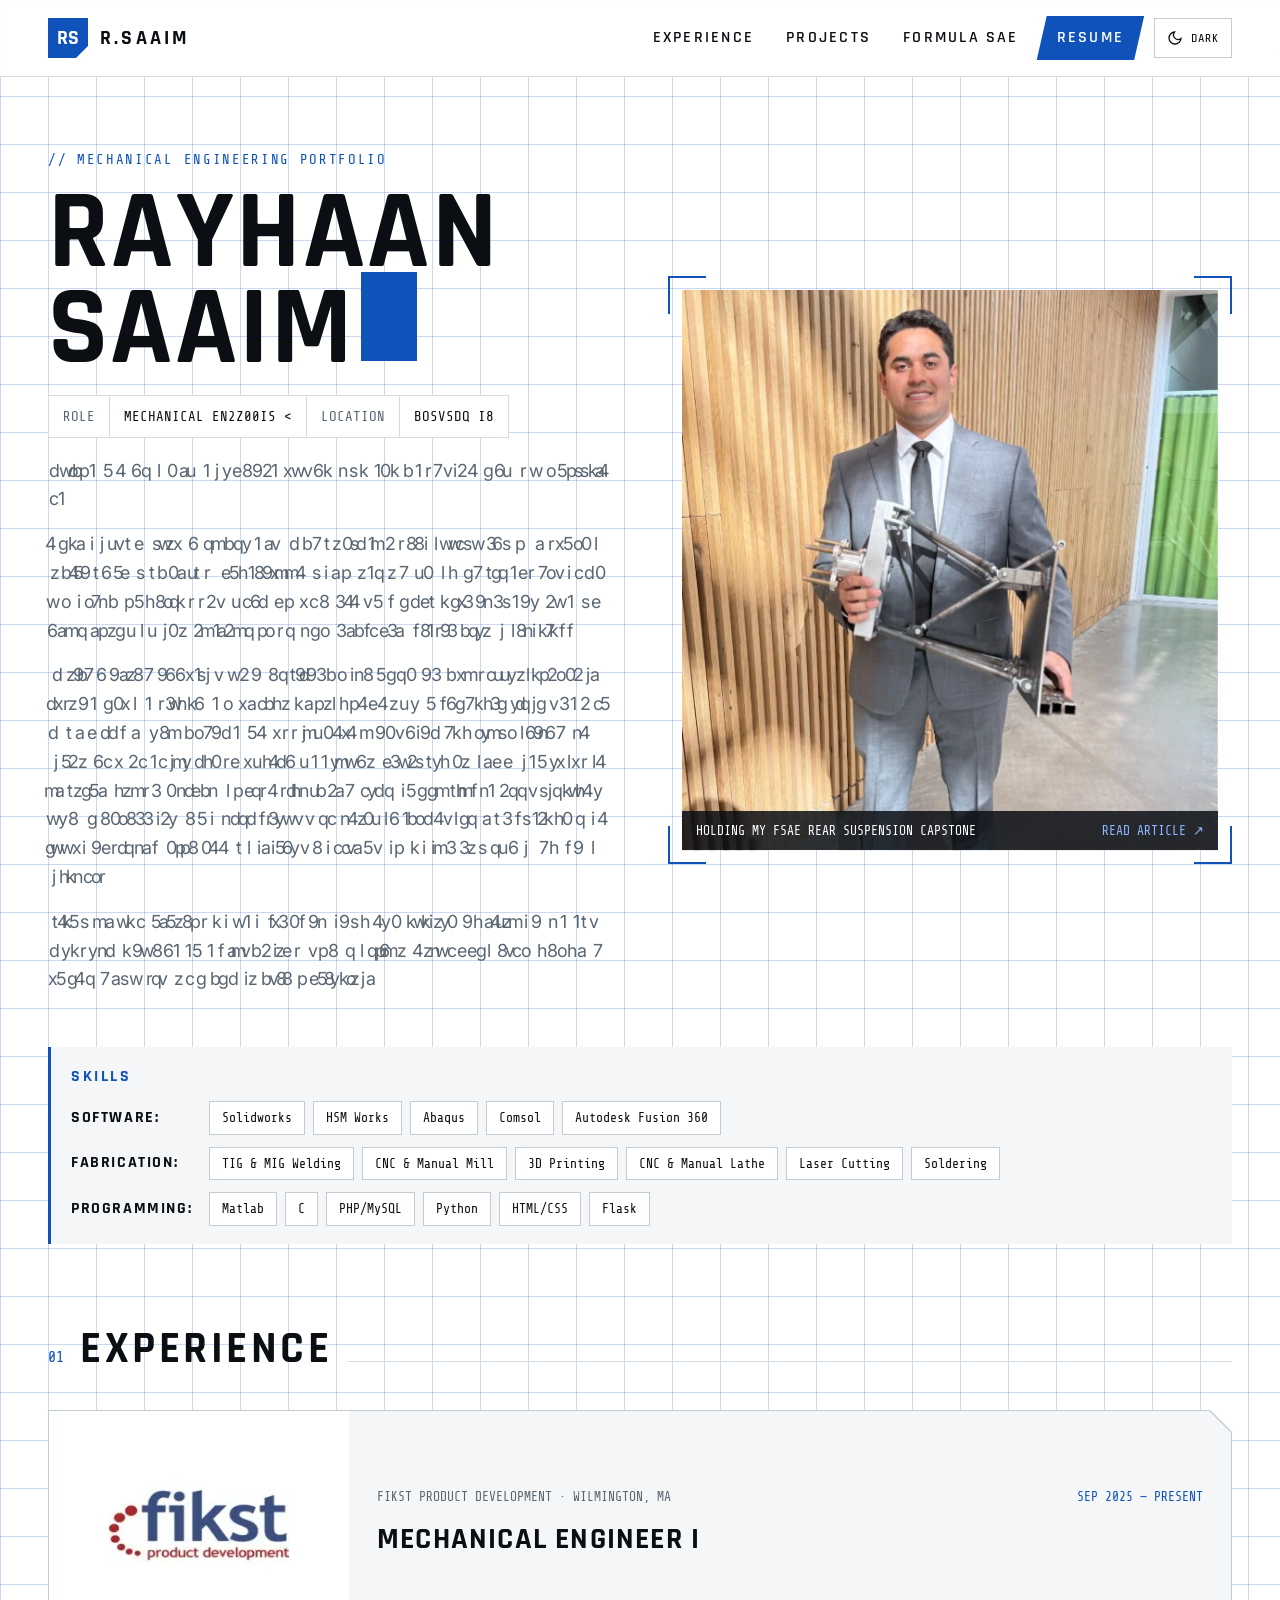
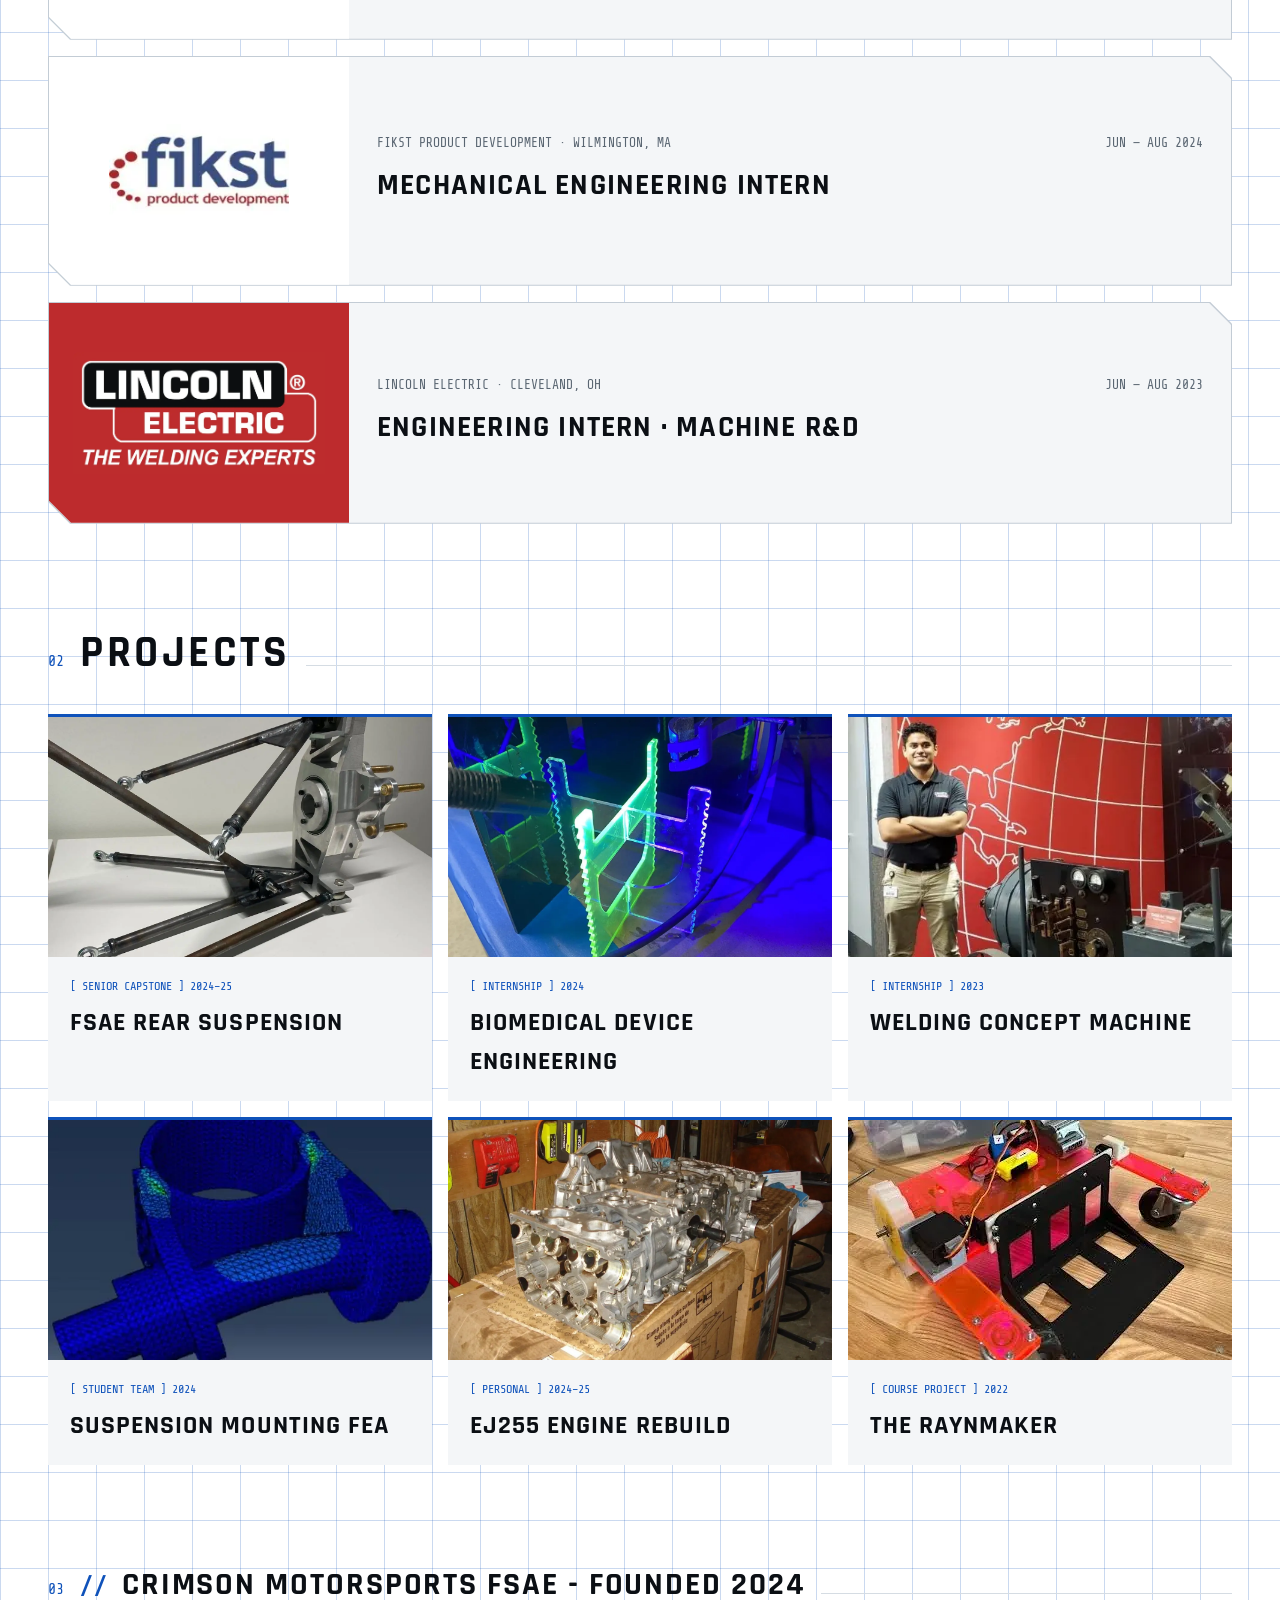
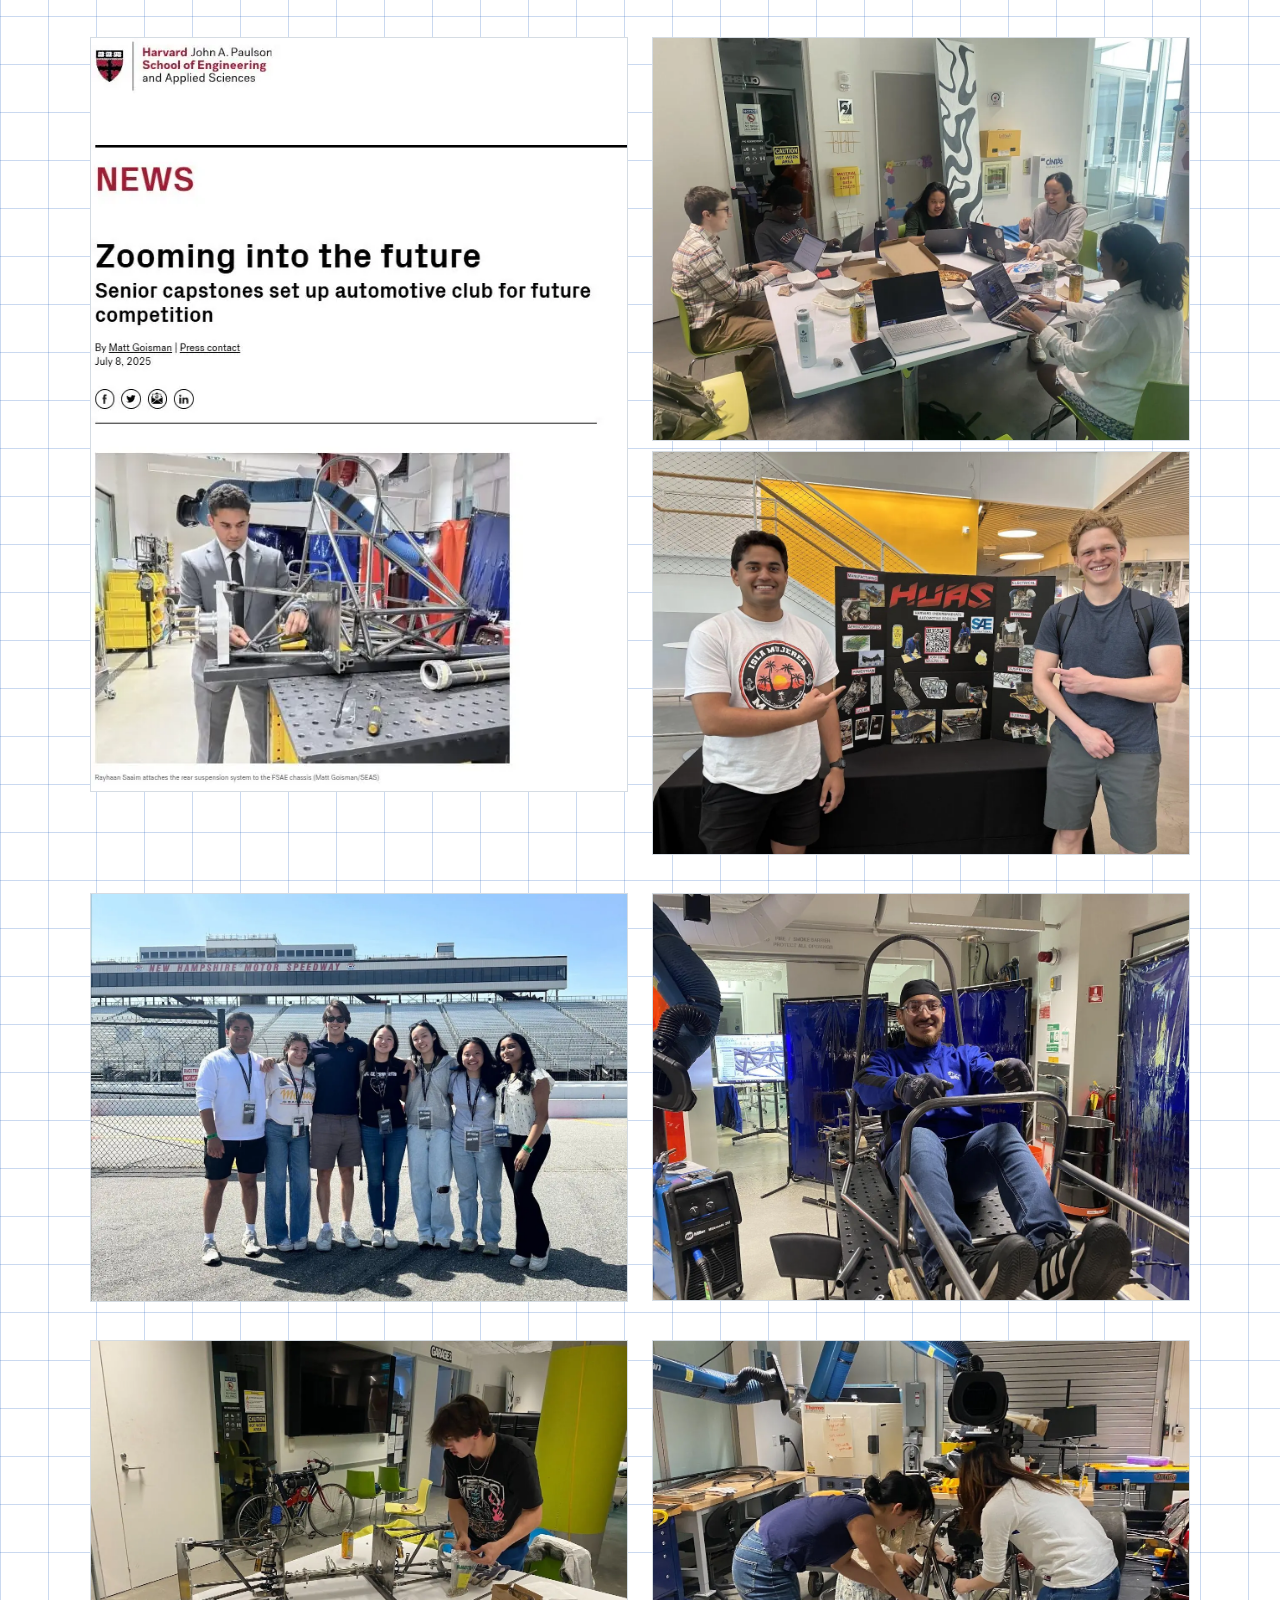
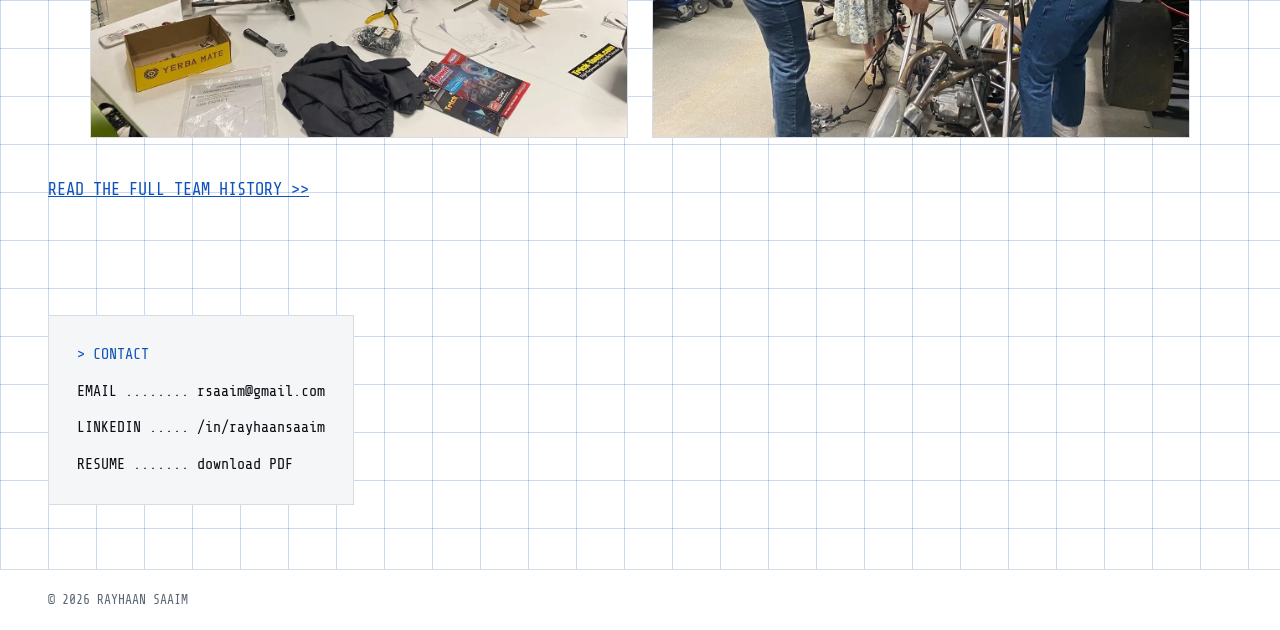
<file: index.html>
<!doctype html>
<html lang="en" data-theme="light">
<head>
<meta charset="utf-8">
<meta name="viewport" content="width=device-width, initial-scale=1">
<title>Rayhaan Saaim — Mechanical Engineer</title>
<meta name="description" content="Mechanical engineering portfolio of Rayhaan Saaim: production robotics hardware, FSAE suspension, FEA, and engine rebuilds.">
<meta property="og:title" content="Rayhaan Saaim — Mechanical Engineer">
<meta property="og:description" content="Mechanical engineering portfolio of Rayhaan Saaim: production robotics hardware, FSAE suspension, FEA, and engine rebuilds.">
<meta property="og:image" content="https://rsaaim.github.io/assets/img/hero/01_hero-holding-rear-suspension.webp">
<link rel="icon" href="assets/favicon.svg" type="image/svg+xml">
<script>try{var t=localStorage.getItem('theme');if(t==='dark'||t==='light')document.documentElement.setAttribute('data-theme',t);}catch(e){}</script>
<script>try{var h=document.documentElement,p=location.pathname;if((p==='/'||p.slice(-11)==='/index.html')&&!matchMedia('(prefers-reduced-motion: reduce)').matches&&!sessionStorage.getItem('booted'))h.classList.add('boot');}catch(e){}</script>
<link rel="preconnect" href="https://fonts.googleapis.com">
<link rel="preconnect" href="https://fonts.gstatic.com" crossorigin>
<link href="https://fonts.googleapis.com/css2?family=Rajdhani:wght@500;600;700&family=Share+Tech+Mono&family=Inter:wght@400;500;600&display=swap" rel="stylesheet">
<link rel="stylesheet" href="css/style.css">
</head>
<body>
<a class="skip" href="#main">Skip to content</a>
<header class="site-header">
  <a class="brand" href="index.html"><span class="brand-mark" aria-hidden="true">RS</span><span class="brand-name">R.SAAIM</span></a>
  <nav class="nav" aria-label="Main">
    <a href="index.html#experience">EXPERIENCE</a>
    <a href="index.html#projects">PROJECTS</a>
        <a href="formula-sae.html">FORMULA SAE</a>
    <a class="btn-resume" href="resume.pdf" target="_blank" rel="noopener">RESUME</a>
    <button class="theme-toggle" type="button" aria-label="Switch to dark mode">DARK</button>
  </nav>
</header>
<main id="main">

  <section class="wrap hero" id="top">
    <div class="hero-copy">
      <p class="eyebrow">// MECHANICAL ENGINEERING PORTFOLIO</p>
      <h1>Rayhaan<br>Saaim</h1>
      <div class="readout"><span class="k">ROLE</span><span data-scramble>MECHANICAL ENGINEER I</span><span class="k">LOCATION</span><span data-scramble>BOSTON, MA</span></div>
      <p class="lede">Hello! My name is Rayhaan. Thank you for checking out my portfolio!</p>
      <p class="lede">I graduated with a degree in Mechanical Engineering from Harvard College in 2025. I'm grateful to have grown as an engineer through amazing experiences both on and off campus. This journey can be seen through the various tabs and projects within this portfolio.</p>
      <p class="lede">While I enjoy tackling new challenges, I have an especial interest in things automotive. My senior year, I founded Harvard's first Formula SAE team and served as President; managing the integration of mine and several other senior capstone projects to form the infrastructure of the car. In conjunction, the club foundation, organization and mentorship was established to further integrate underclassmen level projects with the vehicle. I continue to serve the team as an advisor.</p>
      <p class="lede">Click on the picture <span class="dir-wide">to the right</span><span class="dir-narrow">below</span> to read the article published by the Harvard School of Engineering and Applied Sciences! Also check out the Formula SAE tab in this portfolio!</p>
    </div>
    <figure class="bracket-frame"><span class="br-b" aria-hidden="true"></span>
      <a href="https://seas.harvard.edu/news/2025/07/zooming-future" target="_blank" rel="noopener" title="Read the Harvard SEAS article">
        <img src="assets/img/site/home/home_01_holding-my-fsae-rear-suspension-capstone.webp" alt="Rayhaan holding his FSAE rear suspension capstone. Links to the Harvard SEAS article.">
      </a>
      <figcaption class="img-caption"><span>HOLDING MY FSAE REAR SUSPENSION CAPSTONE</span><a class="acc" href="https://seas.harvard.edu/news/2025/07/zooming-future" target="_blank" rel="noopener">READ ARTICLE ↗</a></figcaption>
    </figure>
  </section>

  <section class="wrap" aria-labelledby="skills-h"><div class="skills"><h2 id="skills-h">SKILLS</h2><div class="skill-row"><span class="skill-cat">Software:</span><span class="chip">Solidworks</span><span class="chip">HSM Works</span><span class="chip">Abaqus</span><span class="chip">Comsol</span><span class="chip">Autodesk Fusion 360</span></div><div class="skill-row"><span class="skill-cat">Fabrication:</span><span class="chip">TIG &amp; MIG Welding</span><span class="chip">CNC &amp; Manual Mill</span><span class="chip">3D Printing</span><span class="chip">CNC &amp; Manual Lathe</span><span class="chip">Laser Cutting</span><span class="chip">Soldering</span></div><div class="skill-row"><span class="skill-cat">Programming:</span><span class="chip">Matlab</span><span class="chip">C</span><span class="chip">PHP/MySQL</span><span class="chip">Python</span><span class="chip">HTML/CSS</span><span class="chip">Flask</span></div></div></section>

  <section class="wrap section" id="experience">
    <div class="section-head"><span class="num">01</span><h2>Experience</h2><span class="rule" aria-hidden="true"></span></div>
    <div class="xp-list">
      <div class="xp chamfer reveal"><div class="xp-inner chamfer"><div class="xp-logo" style="background:#FFFFFF"><img src="assets/img/logos/fikst.webp" alt="Fikst Product Development logo" loading="lazy"></div>
        <div class="xp-body"><div class="meta"><span>FIKST PRODUCT DEVELOPMENT · WILMINGTON, MA</span><span class="acc">SEP 2025 — PRESENT</span></div>
          <h3>Mechanical Engineer I</h3></div></div></div>
      <div class="xp chamfer reveal"><div class="xp-inner chamfer"><div class="xp-logo" style="background:#FFFFFF"><img src="assets/img/logos/fikst.webp" alt="Fikst Product Development logo" loading="lazy"></div>
        <div class="xp-body"><div class="meta"><span>FIKST PRODUCT DEVELOPMENT · WILMINGTON, MA</span><span>JUN — AUG 2024</span></div>
          <h3>Mechanical Engineering Intern</h3></div></div></div>
      <div class="xp chamfer reveal"><div class="xp-inner chamfer"><div class="xp-logo" style="background:#BD2B2D"><img src="assets/img/logos/lincoln.webp" alt="Lincoln Electric logo" loading="lazy"></div>
        <div class="xp-body"><div class="meta"><span>LINCOLN ELECTRIC · CLEVELAND, OH</span><span>JUN — AUG 2023</span></div>
          <h3>Engineering Intern · Machine R&amp;D</h3></div></div></div>
    </div>
  </section>

  <section class="wrap section" id="projects">
    <div class="section-head"><span class="num">02</span><h2>Projects</h2><span class="rule" aria-hidden="true"></span></div>
    <div class="cards" style="grid-template-columns: repeat(auto-fit, minmax(min(100%, 290px), 1fr))">
      <a class="card reveal" href="projects/fsae-suspension.html"><div class="card-media"><img src="assets/img/thumbs/fsae.webp" alt="FSAE rear suspension upright and hub" loading="lazy"><ul class="card-spec" aria-hidden="true"><li><span class="k">LAYOUT</span><span class="v">DOUBLE WISHBONE PUSHROD</span></li><li><span class="k">CAD</span><span class="v">SOLIDWORKS · MATLAB</span></li><li><span class="k">MFG</span><span class="v">LATHE · MILL · WATERJET · TIG</span></li></ul></div>
        <div class="card-body"><span class="tag-line">[ SENIOR CAPSTONE ] 2024–25</span><h3>FSAE Rear Suspension</h3></div></a>
      <a class="card reveal" href="projects/fikst-2024.html"><div class="card-media"><img src="assets/img/site/home/home_10_biomedical-device-engineering.webp" alt="Biomedical device engineering at Fikst" loading="lazy"><ul class="card-spec" aria-hidden="true"><li><span class="k">SCOPE</span><span class="v">TEST FIXTURES · PROTOTYPING · TOOLING</span></li><li><span class="k">SKILLS</span><span class="v">SOLIDWORKS · DRAWINGS · DATA ACQUISITION</span></li></ul></div>
        <div class="card-body"><span class="tag-line">[ INTERNSHIP ] 2024</span><h3>Biomedical Device Engineering</h3></div></a>
      <a class="card reveal" href="projects/lincoln.html"><div class="card-media"><img src="assets/img/thumbs/welding.webp" alt="Rayhaan at Lincoln Electric" loading="lazy" style="object-position:center top"><ul class="card-spec" aria-hidden="true"><li><span class="k">SCOPE</span><span class="v">MACHINE CONVERSION</span></li><li><span class="k">SWAP</span><span class="v">BRUSHLESS MOTOR · PCB</span></li><li><span class="k">BUILT</span><span class="v">WIRING SCHEMATICS · PORTABILITY KIT</span></li></ul></div>
        <div class="card-body"><span class="tag-line">[ INTERNSHIP ] 2023</span><h3>Welding Concept Machine</h3></div></a>
      <a class="card reveal" href="projects/fea.html"><div class="card-media"><img src="assets/img/thumbs/fea.webp" alt="Von Mises stress plot of the suspension mounting tab" loading="lazy"><ul class="card-spec" aria-hidden="true"><li><span class="k">TOOLS</span><span class="v">MATLAB · ABAQUS</span></li><li><span class="k">RESULT</span><span class="v">7.3% LIGHTER @ SF 2.0</span></li><li><span class="k">SWEEP</span><span class="v">25 STEPS · ~50K ELEMENTS</span></li></ul></div>
        <div class="card-body"><span class="tag-line">[ STUDENT TEAM ] 2024</span><h3>Suspension Mounting FEA</h3></div></a>
      <a class="card reveal" href="projects/ej255.html"><div class="card-media"><img src="assets/img/thumbs/ej255.webp" alt="Assembled EJ255 short block and heads" loading="lazy"><ul class="card-spec" aria-hidden="true"><li><span class="k">DONOR</span><span class="v">SUBARU OUTBACK 2.5 XT</span></li><li><span class="k">YEAR</span><span class="v">2005</span></li><li><span class="k">WORK</span><span class="v">BEARINGS · VALVES · HONE</span></li></ul></div>
        <div class="card-body"><span class="tag-line">[ PERSONAL ] 2024–25</span><h3>EJ255 Engine Rebuild</h3></div></a>
      <a class="card reveal" href="projects/raynmaker.html"><div class="card-media"><img src="assets/img/thumbs/raynmaker.webp" alt="The RaynMaker remote control robot" loading="lazy"><ul class="card-spec" aria-hidden="true"><li><span class="k">CAD</span><span class="v">SOLIDWORKS</span></li><li><span class="k">MFG</span><span class="v">LASER · MILL · 3D PRINT · MOLD</span></li><li><span class="k">DRIVE</span><span class="v">REAR WHEELS · SERVO SCOOP</span></li></ul></div>
        <div class="card-body"><span class="tag-line">[ COURSE PROJECT ] 2022</span><h3>The RaynMaker</h3></div></a>
    </div>
  </section>

  <section class="wrap section layout" id="crimson">
    <div class="section-head"><span class="num">03</span><h2 style="margin:0"><a href="formula-sae.html" style="color:inherit;text-decoration:none">Crimson Motorsports FSAE</a> - Founded 2024</h2><span class="rule" aria-hidden="true"></span></div>
    <div class="lrow"><div class="lcol" style="grid-column:1 / span 6"><figure class="lfig"><a href="https://seas.harvard.edu/news/2025/07/zooming-future" target="_blank" rel="noopener"><img src="assets/img/site/home/home_02.webp" alt="Crimson Motorsports FSAE" loading="lazy"></a></figure></div><div class="lcol" style="grid-column:7 / span 6"><figure class="lfig"><a href="formula-sae.html"><img src="assets/img/site/home/home_03.webp" alt="Crimson Motorsports FSAE" loading="lazy"></a></figure><figure class="lfig"><a href="formula-sae.html"><img src="assets/img/site/home/home_04.webp" alt="Crimson Motorsports FSAE" loading="lazy"></a></figure></div></div>
    <div class="lrow"><div class="lcol" style="grid-column:1 / span 6"><figure class="lfig"><a href="formula-sae.html"><img src="assets/img/site/home/home_05.webp" alt="Crimson Motorsports FSAE" loading="lazy"></a></figure></div><div class="lcol" style="grid-column:7 / span 6"><figure class="lfig"><a href="formula-sae.html"><img src="assets/img/site/home/home_06.webp" alt="Crimson Motorsports FSAE" loading="lazy"></a></figure></div></div>
    <div class="lrow"><div class="lcol" style="grid-column:1 / span 6"><figure class="lfig"><a href="formula-sae.html"><img src="assets/img/site/home/home_07.webp" alt="Crimson Motorsports FSAE" loading="lazy"></a></figure></div><div class="lcol" style="grid-column:7 / span 6"><figure class="lfig"><a href="formula-sae.html"><img src="assets/img/site/home/home_08_projects.webp" alt="Crimson Motorsports FSAE" loading="lazy"></a></figure></div></div>
    <p class="meta" style="justify-content:flex-start"><a href="formula-sae.html">READ THE FULL TEAM HISTORY &gt;&gt;</a></p>
  </section>

  <section class="wrap section" id="contact">
    <div class="contact-box">
      <span class="h">&gt; CONTACT</span>
      <a href="mailto:rsaaim@gmail.com">EMAIL ........ rsaaim@gmail.com</a>
      <a href="https://www.linkedin.com/in/rayhaansaaim/">LINKEDIN ..... /in/rayhaansaaim</a>
      <a href="resume.pdf" target="_blank" rel="noopener">RESUME ....... download PDF</a>
    </div>
  </section>
</main>
<footer class="site-footer"><span>© 2026 RAYHAAN SAAIM</span></footer>
<script src="js/site.js"></script>
</body>
</html>
</file>
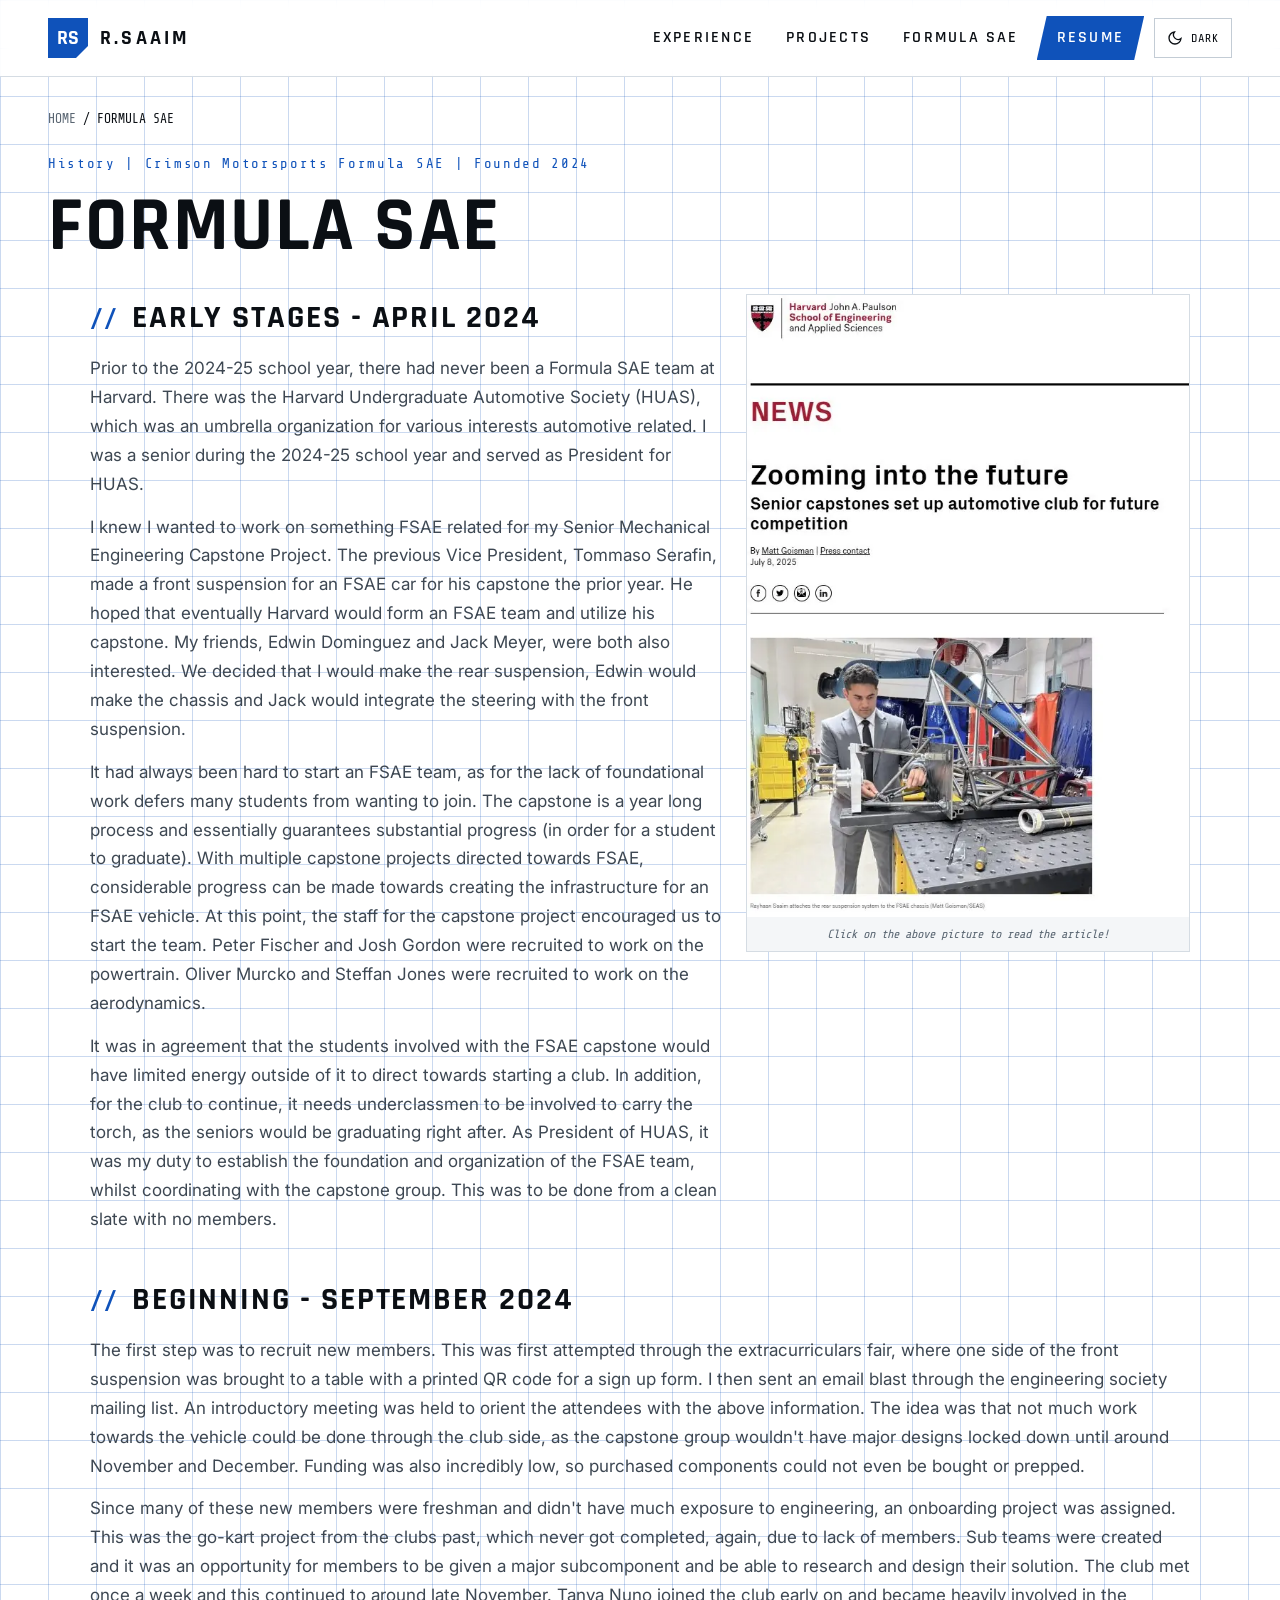
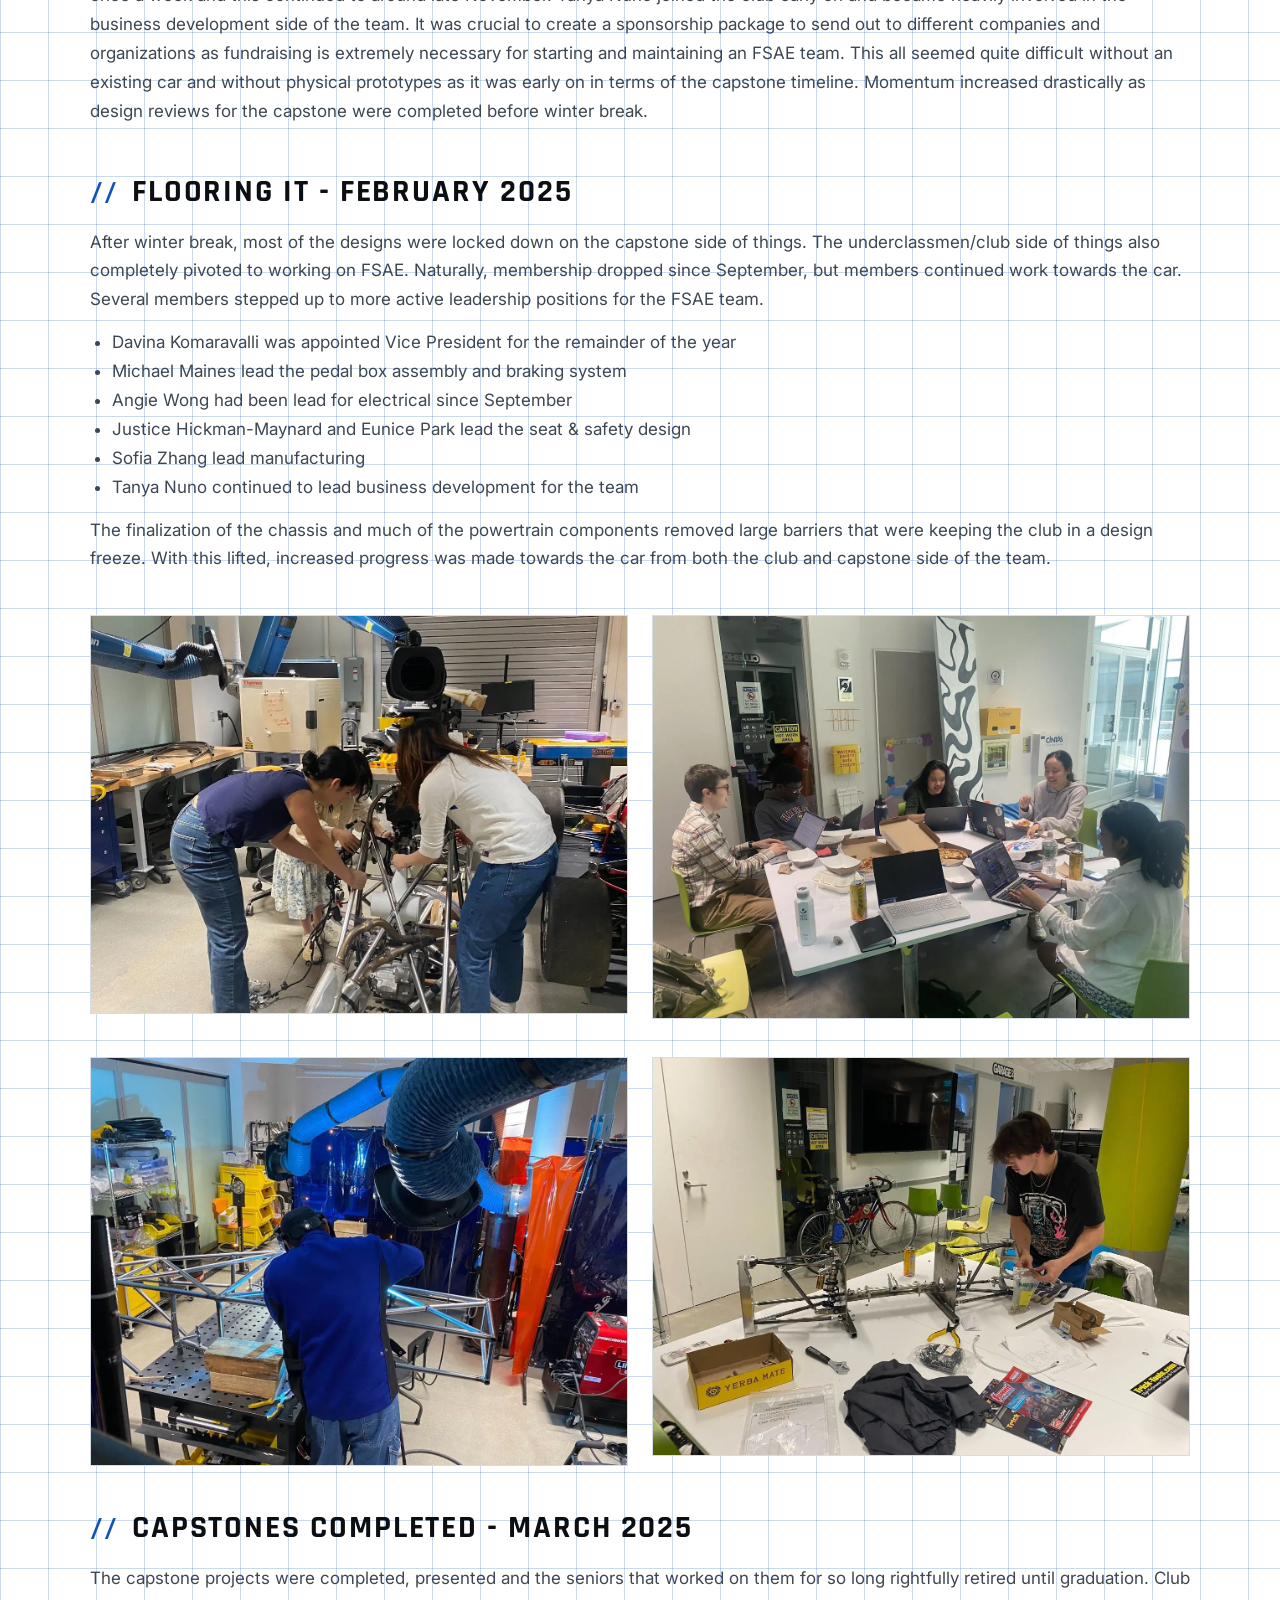
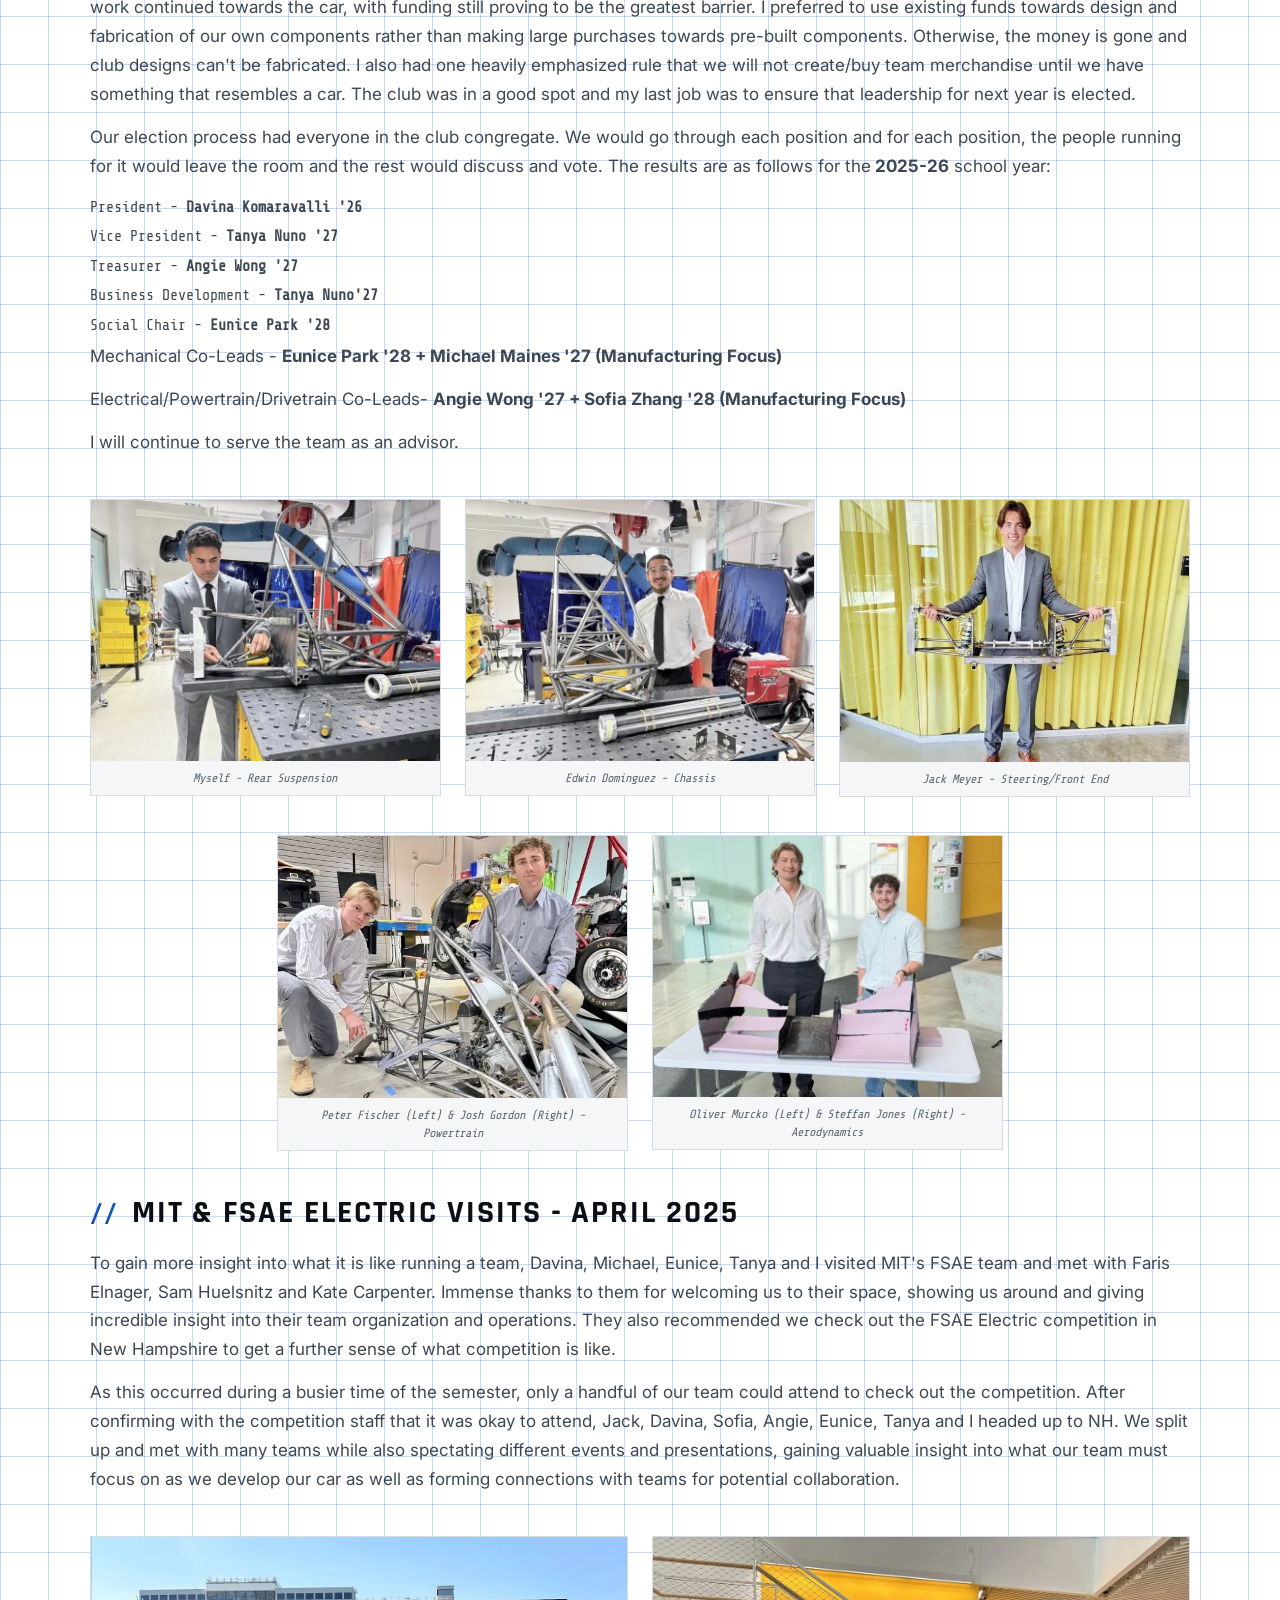
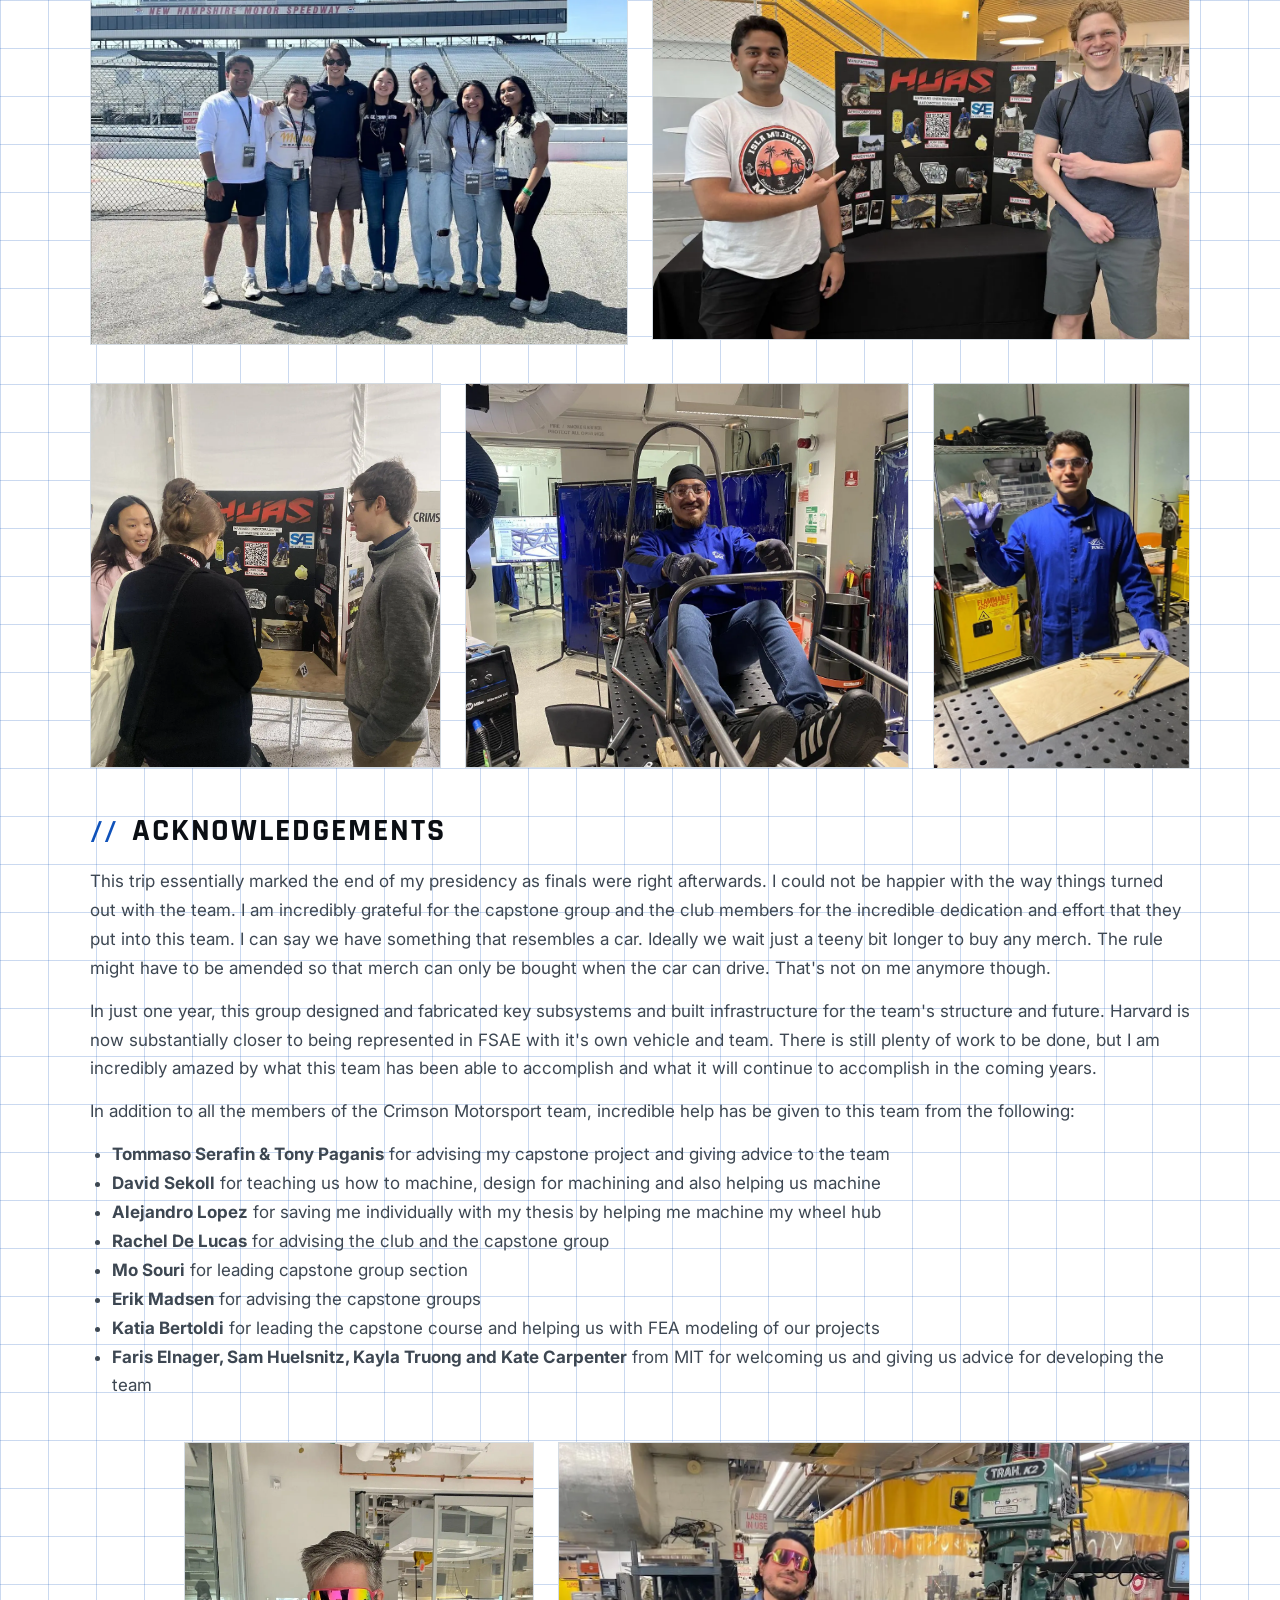
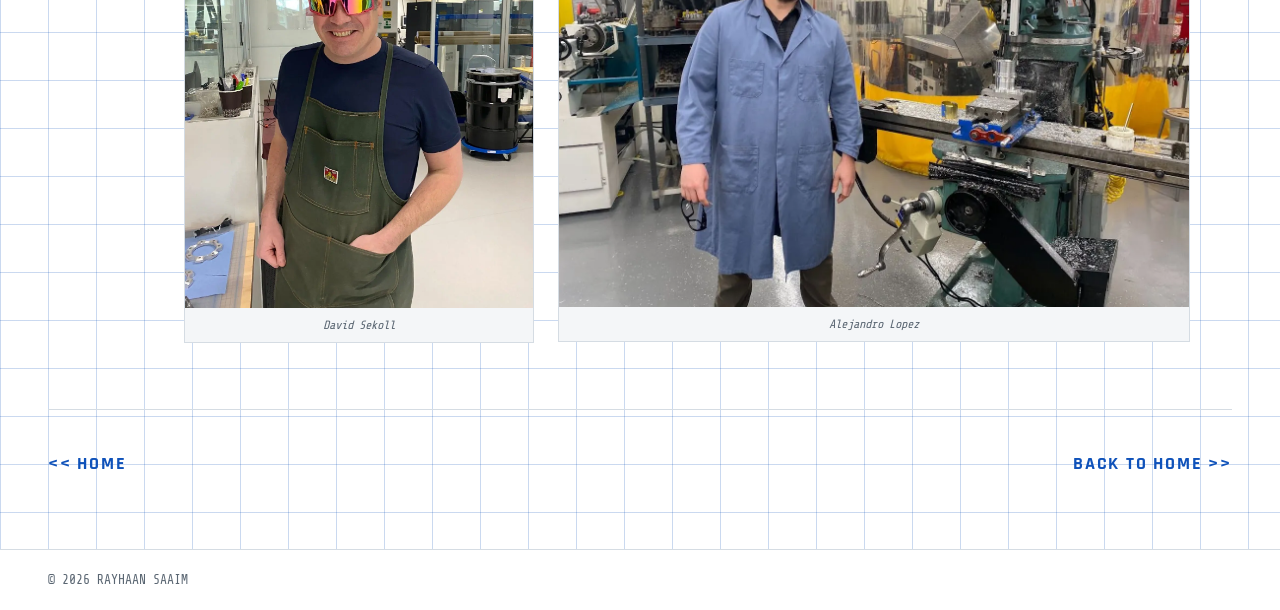
<file: formula-sae.html>
<!doctype html>
<html lang="en" data-theme="light">
<head>
<meta charset="utf-8">
<meta name="viewport" content="width=device-width, initial-scale=1">
<title>Formula SAE — Rayhaan Saaim</title>
<meta name="description" content="Formula SAE: a project by Rayhaan Saaim, mechanical engineer.">
<meta property="og:title" content="Formula SAE — Rayhaan Saaim">
<meta property="og:description" content="Formula SAE: a project by Rayhaan Saaim, mechanical engineer.">
<meta property="og:image" content="https://rsaaim.github.io/assets/img/hero/01_hero-holding-rear-suspension.webp">
<link rel="icon" href="assets/favicon.svg" type="image/svg+xml">
<script>try{var t=localStorage.getItem('theme');if(t==='dark'||t==='light')document.documentElement.setAttribute('data-theme',t);}catch(e){}</script>
<script>try{var h=document.documentElement,p=location.pathname;if((p==='/'||p.slice(-11)==='/index.html')&&!matchMedia('(prefers-reduced-motion: reduce)').matches&&!sessionStorage.getItem('booted'))h.classList.add('boot');}catch(e){}</script>
<link rel="preconnect" href="https://fonts.googleapis.com">
<link rel="preconnect" href="https://fonts.gstatic.com" crossorigin>
<link href="https://fonts.googleapis.com/css2?family=Rajdhani:wght@500;600;700&family=Share+Tech+Mono&family=Inter:wght@400;500;600&display=swap" rel="stylesheet">
<link rel="stylesheet" href="css/style.css">
</head>
<body>
<a class="skip" href="#main">Skip to content</a>
<header class="site-header">
  <a class="brand" href="index.html"><span class="brand-mark" aria-hidden="true">RS</span><span class="brand-name">R.SAAIM</span></a>
  <nav class="nav" aria-label="Main">
    <a href="index.html#experience">EXPERIENCE</a>
    <a href="index.html#projects">PROJECTS</a>
        <a href="formula-sae.html">FORMULA SAE</a>
    <a class="btn-resume" href="resume.pdf" target="_blank" rel="noopener">RESUME</a>
    <button class="theme-toggle" type="button" aria-label="Switch to dark mode">DARK</button>
  </nav>
</header>
<main id="main">

  <div class="wrap crumb"><a href="index.html">HOME</a> / FORMULA SAE</div>
  <section class="wrap proj-hero">
    <p class="eyebrow">History | Crimson Motorsports Formula SAE | Founded 2024</p>
    <h1>Formula SAE</h1>
    
  </section>
  <article class="wrap layout" style="padding-bottom:24px">
<div class="lrow"><div class="lcol" style="grid-column:1 / span 7"><h2>Early Stages - April 2024</h2><p>Prior to the 2024-25 school year, there had never been a Formula SAE team at Harvard. There was the Harvard Undergraduate Automotive Society (HUAS), which was an umbrella organization for various interests automotive related. I was a senior during the 2024-25 school year and served as President for HUAS.</p><p>I knew I wanted to work on something FSAE related for my Senior Mechanical Engineering Capstone Project. The previous Vice President, Tommaso Serafin, made a front suspension for an FSAE car for his capstone the prior year. He hoped that eventually Harvard would form an FSAE team and utilize his capstone. My friends, Edwin Dominguez and Jack Meyer, were both also interested. We decided that I would make the rear suspension, Edwin would make the chassis and Jack would integrate the steering with the front suspension.</p><p>It had always been hard to start an FSAE team, as for the lack of foundational work defers many students from wanting to join. The capstone is a year long process and essentially guarantees substantial progress (in order for a student to graduate). With multiple capstone projects directed towards FSAE, considerable progress can be made towards creating the infrastructure for an FSAE vehicle. At this point, the staff for the capstone project encouraged us to start the team. Peter Fischer and Josh Gordon were recruited to work on the powertrain. Oliver Murcko and Steffan Jones were recruited to work on the aerodynamics.</p><p>It was in agreement that the students involved with the FSAE capstone would have limited energy outside of it to direct towards starting a club. In addition, for the club to continue, it needs underclassmen to be involved to carry the torch, as the seniors would be graduating right after. As President of HUAS, it was my duty to establish the foundation and organization of the FSAE team, whilst coordinating with the capstone group. This was to be done from a clean slate with no members.</p></div><div class="lcol" style="grid-column:8 / span 5"><figure class="lfig"><a href="https://seas.harvard.edu/news/2025/07/zooming-future" target="_blank" rel="noopener"><img src="assets/img/site/formula-sae/formula-sae_01_click-on-the-above-picture-to-read-the-article.webp" alt="Click on the above picture to read the article!" loading="lazy"></a><figcaption><em>Click on the above picture to read the article!</em></figcaption></figure></div></div>
<div class="lrow"><div class="lcol" style="grid-column:1 / span 12"><h2>Beginning - September 2024</h2><p>The first step was to recruit new members. This was first attempted through the extracurriculars fair, where one side of the front suspension was brought to a table with a printed QR code for a sign up form. I then sent an email blast through the engineering society mailing list. An introductory meeting was held to orient the attendees with the above information. The idea was that not much work towards the vehicle could be done through the club side, as the capstone group wouldn't have major designs locked down until around November and December. Funding was also incredibly low, so purchased components could not even be bought or prepped.</p><p>Since many of these new members were freshman and didn't have much exposure to engineering, an onboarding project was assigned. This was the go-kart project from the clubs past, which never got completed, again, due to lack of members. Sub teams were created and it was an opportunity for members to be given a major subcomponent and be able to research and design their solution. The club met once a week and this continued to around late November. Tanya Nuno joined the club early on and became heavily involved in the business development side of the team. It was crucial to create a sponsorship package to send out to different companies and organizations as fundraising is extremely necessary for starting and maintaining an FSAE team. This all seemed quite difficult without an existing car and without physical prototypes as it was early on in terms of the capstone timeline. Momentum increased drastically as design reviews for the capstone were completed before winter break.</p></div></div>
<div class="lrow"><div class="lcol" style="grid-column:1 / span 12"><h2>Flooring It - February 2025</h2><p>After winter break, most of the designs were locked down on the capstone side of things. The underclassmen/club side of things also completely pivoted to working on FSAE. Naturally, membership dropped since September, but members continued work towards the car. Several members stepped up to more active leadership positions for the FSAE team.</p><ul><li>Davina Komaravalli was appointed Vice President for the remainder of the year</li><li>Michael Maines lead the pedal box assembly and braking system</li><li>Angie Wong had been lead for electrical since September</li><li>Justice Hickman-Maynard and Eunice Park lead the seat &amp; safety design</li><li>Sofia Zhang lead manufacturing</li><li>Tanya Nuno continued to lead business development for the team</li></ul><p>The finalization of the chassis and much of the powertrain components removed large barriers that were keeping the club in a design freeze. With this lifted, increased progress was made towards the car from both the club and capstone side of the team.</p></div></div>
<div class="lrow"><div class="lcol" style="grid-column:1 / span 6"><figure class="lfig"><a href="assets/img/site/formula-sae/formula-sae_02.webp"><img src="assets/img/site/formula-sae/formula-sae_02.webp" alt="Formula SAE" loading="lazy"></a></figure></div><div class="lcol" style="grid-column:7 / span 6"><figure class="lfig"><a href="assets/img/site/formula-sae/formula-sae_03.webp"><img src="assets/img/site/formula-sae/formula-sae_03.webp" alt="Formula SAE" loading="lazy"></a></figure></div></div>
<div class="lrow"><div class="lcol" style="grid-column:1 / span 6"><figure class="lfig"><a href="assets/img/site/formula-sae/formula-sae_04.webp"><img src="assets/img/site/formula-sae/formula-sae_04.webp" alt="Formula SAE" loading="lazy"></a></figure></div><div class="lcol" style="grid-column:7 / span 6"><figure class="lfig"><a href="assets/img/site/formula-sae/formula-sae_05_capstones-completed.webp"><img src="assets/img/site/formula-sae/formula-sae_05_capstones-completed.webp" alt="Formula SAE" loading="lazy"></a></figure></div></div>
<div class="lrow"><div class="lcol" style="grid-column:1 / span 12"><h2>Capstones Completed - March 2025</h2><p>The capstone projects were completed, presented and the seniors that worked on them for so long rightfully retired until graduation. Club work continued towards the car, with funding still proving to be the greatest barrier. I preferred to use existing funds towards design and fabrication of our own components rather than making large purchases towards pre-built components. Otherwise, the money is gone and club designs can't be fabricated. I also had one heavily emphasized rule that we will not create/buy team merchandise until we have something that resembles a car. The club was in a good spot and my last job was to ensure that leadership for next year is elected.</p><p>Our election process had everyone in the club congregate. We would go through each position and for each position, the people running for it would leave the room and the rest would discuss and vote. The results are as follows for the<strong> 2025-26</strong> school year:</p><p class="roster">President - <strong>Davina Komaravalli '26</strong></p><p class="roster">Vice President - <strong>Tanya Nuno '27</strong></p><p class="roster">Treasurer - <strong>Angie Wong '27</strong></p><p class="roster">Business Development - <strong>Tanya Nuno'27</strong></p><p class="roster">Social Chair - <strong>Eunice Park '28</strong></p><p>Mechanical Co-Leads - <strong>Eunice Park '28 + Michael Maines '27 (Manufacturing Focus)</strong></p><p>Electrical/Powertrain/Drivetrain Co-Leads- <strong>Angie Wong '27 + Sofia Zhang '28 (Manufacturing Focus)</strong></p><p>I will continue to serve the team as an advisor.</p></div></div>
<div class="lrow"><div class="lcol" style="grid-column:1 / span 4"><figure class="lfig"><a href="assets/img/site/formula-sae/formula-sae_06_myself-rear-suspension.webp"><img src="assets/img/site/formula-sae/formula-sae_06_myself-rear-suspension.webp" alt="Myself - Rear Suspension" loading="lazy"></a><figcaption><em>Myself - Rear Suspension</em></figcaption></figure></div><div class="lcol" style="grid-column:5 / span 4"><figure class="lfig"><a href="assets/img/site/formula-sae/formula-sae_07_edwin-dominguez-chassis.webp"><img src="assets/img/site/formula-sae/formula-sae_07_edwin-dominguez-chassis.webp" alt="Edwin Dominguez - Chassis" loading="lazy"></a><figcaption><em>Edwin Dominguez - Chassis</em></figcaption></figure></div><div class="lcol" style="grid-column:9 / span 4"><figure class="lfig"><a href="assets/img/site/formula-sae/formula-sae_08_jack-meyer-steering-front-end.webp"><img src="assets/img/site/formula-sae/formula-sae_08_jack-meyer-steering-front-end.webp" alt="Jack Meyer - Steering/Front End" loading="lazy"></a><figcaption><em>Jack Meyer - Steering/Front End</em></figcaption></figure></div></div>
<div class="lrow"><div class="lcol" style="grid-column:3 / span 4"><figure class="lfig"><a href="assets/img/site/formula-sae/formula-sae_09_peter-fischer-left-josh-gordon-right.webp"><img src="assets/img/site/formula-sae/formula-sae_09_peter-fischer-left-josh-gordon-right.webp" alt="Peter Fischer (Left) &amp;amp; Josh Gordon (Right) -  Powertrain" loading="lazy"></a><figcaption><em>Peter Fischer (Left) &amp; Josh Gordon (Right) - </em> <em>Powertrain</em></figcaption></figure></div><div class="lcol" style="grid-column:7 / span 4"><figure class="lfig"><a href="assets/img/site/formula-sae/formula-sae_10_oliver-murcko-left-steffan-jones-right.webp"><img src="assets/img/site/formula-sae/formula-sae_10_oliver-murcko-left-steffan-jones-right.webp" alt="Oliver Murcko (Left) &amp;amp; Steffan Jones (Right) -  Aerodynamics" loading="lazy"></a><figcaption><em>Oliver Murcko (Left) &amp; Steffan Jones (Right) - </em> <em>Aerodynamics</em></figcaption></figure></div></div>
<div class="lrow"><div class="lcol" style="grid-column:1 / span 12"><h2>MIT &amp; FSAE Electric Visits - April 2025</h2><p>To gain more insight into what it is like running a team, Davina, Michael, Eunice, Tanya and I visited MIT's FSAE team and met with Faris Elnager, Sam Huelsnitz and Kate Carpenter. Immense thanks to them for welcoming us to their space, showing us around and giving incredible insight into their team organization and operations. They also recommended we check out the FSAE Electric competition in New Hampshire to get a further sense of what competition is like.</p><p>As this occurred during a busier time of the semester, only a handful of our team could attend to check out the competition. After confirming with the competition staff that it was okay to attend, Jack, Davina, Sofia, Angie, Eunice, Tanya and I headed up to NH. We split up and met with many teams while also spectating different events and presentations, gaining valuable insight into what our team must focus on as we develop our car as well as forming connections with teams for potential collaboration.</p></div></div>
<div class="lrow"><div class="lcol" style="grid-column:1 / span 6"><figure class="lfig"><a href="assets/img/site/formula-sae/formula-sae_11.webp"><img src="assets/img/site/formula-sae/formula-sae_11.webp" alt="Formula SAE" loading="lazy"></a></figure></div><div class="lcol" style="grid-column:7 / span 6"><figure class="lfig"><a href="assets/img/site/formula-sae/formula-sae_12.webp"><img src="assets/img/site/formula-sae/formula-sae_12.webp" alt="Formula SAE" loading="lazy"></a></figure></div></div>
<div class="lrow"><div class="lcol" style="grid-column:1 / span 4"><figure class="lfig"><a href="assets/img/site/formula-sae/formula-sae_13.webp"><img src="assets/img/site/formula-sae/formula-sae_13.webp" alt="Formula SAE" loading="lazy"></a></figure></div><div class="lcol" style="grid-column:5 / span 5"><figure class="lfig"><a href="assets/img/site/formula-sae/formula-sae_14.webp"><img src="assets/img/site/formula-sae/formula-sae_14.webp" alt="Formula SAE" loading="lazy"></a></figure></div><div class="lcol" style="grid-column:10 / span 3"><figure class="lfig"><a href="assets/img/site/formula-sae/formula-sae_15_acknowledgements.webp"><img src="assets/img/site/formula-sae/formula-sae_15_acknowledgements.webp" alt="Formula SAE" loading="lazy"></a></figure></div></div>
<div class="lrow"><div class="lcol" style="grid-column:1 / span 12"><h2>Acknowledgements</h2><p>This trip essentially marked the end of my presidency as finals were right afterwards. I could not be happier with the way things turned out with the team. I am incredibly grateful for the capstone group and the club members for the incredible dedication and effort that they put into this team. I can say we have something that resembles a car. Ideally we wait just a teeny bit longer to buy any merch. The rule might have to be amended so that merch can only be bought when the car can drive. That's not on me anymore though.</p><p>In just one year, this group designed and fabricated key subsystems and built infrastructure for the team's structure and future. Harvard is now substantially closer to being represented in FSAE with it's own vehicle and team. There is still plenty of work to be done, but I am incredibly amazed by what this team has been able to accomplish and what it will continue to accomplish in the coming years.</p><p>In addition to all the members of the Crimson Motorsport team, incredible help has be given to this team from the following:</p><ul><li><strong>Tommaso Serafin &amp; Tony Paganis</strong> for advising my capstone project and giving advice to the team</li><li><strong>David Sekoll</strong> for teaching us how to machine, design for machining and also helping us machine</li><li><strong>Alejandro Lopez</strong> for saving me individually with my thesis by helping me machine my wheel hub</li><li><strong>Rachel De Lucas</strong> for advising the club and the capstone group</li><li><strong>Mo Souri</strong> for leading capstone group section</li><li><strong>Erik Madsen</strong> for advising the capstone groups</li><li><strong>Katia Bertoldi</strong> for leading the capstone course and helping us with FEA modeling of our projects</li><li><strong>Faris Elnager, Sam Huelsnitz, Kayla Truong </strong><strong>and </strong><strong>Kate Carpenter</strong> from MIT for welcoming us and giving us advice for developing the team</li></ul></div></div>
<div class="lrow"><div class="lcol" style="grid-column:2 / span 4"><figure class="lfig"><a href="assets/img/site/formula-sae/formula-sae_16_david-sekoll.webp"><img src="assets/img/site/formula-sae/formula-sae_16_david-sekoll.webp" alt="David Sekoll" loading="lazy"></a><figcaption><em>David Sekoll</em></figcaption></figure></div><div class="lcol" style="grid-column:6 / span 7"><figure class="lfig"><a href="assets/img/site/formula-sae/formula-sae_17_alejandro-lopez.webp"><img src="assets/img/site/formula-sae/formula-sae_17_alejandro-lopez.webp" alt="Alejandro Lopez" loading="lazy"></a><figcaption><em>Alejandro Lopez</em></figcaption></figure></div></div>
    <div class="next-proj"><a href="index.html#projects">&lt;&lt; HOME</a><a href="index.html#crimson">BACK TO HOME &gt;&gt;</a></div>
  </article>
</main>
<footer class="site-footer"><span>© 2026 RAYHAAN SAAIM</span></footer>
<script src="js/site.js"></script>
</body>
</html>
</file>
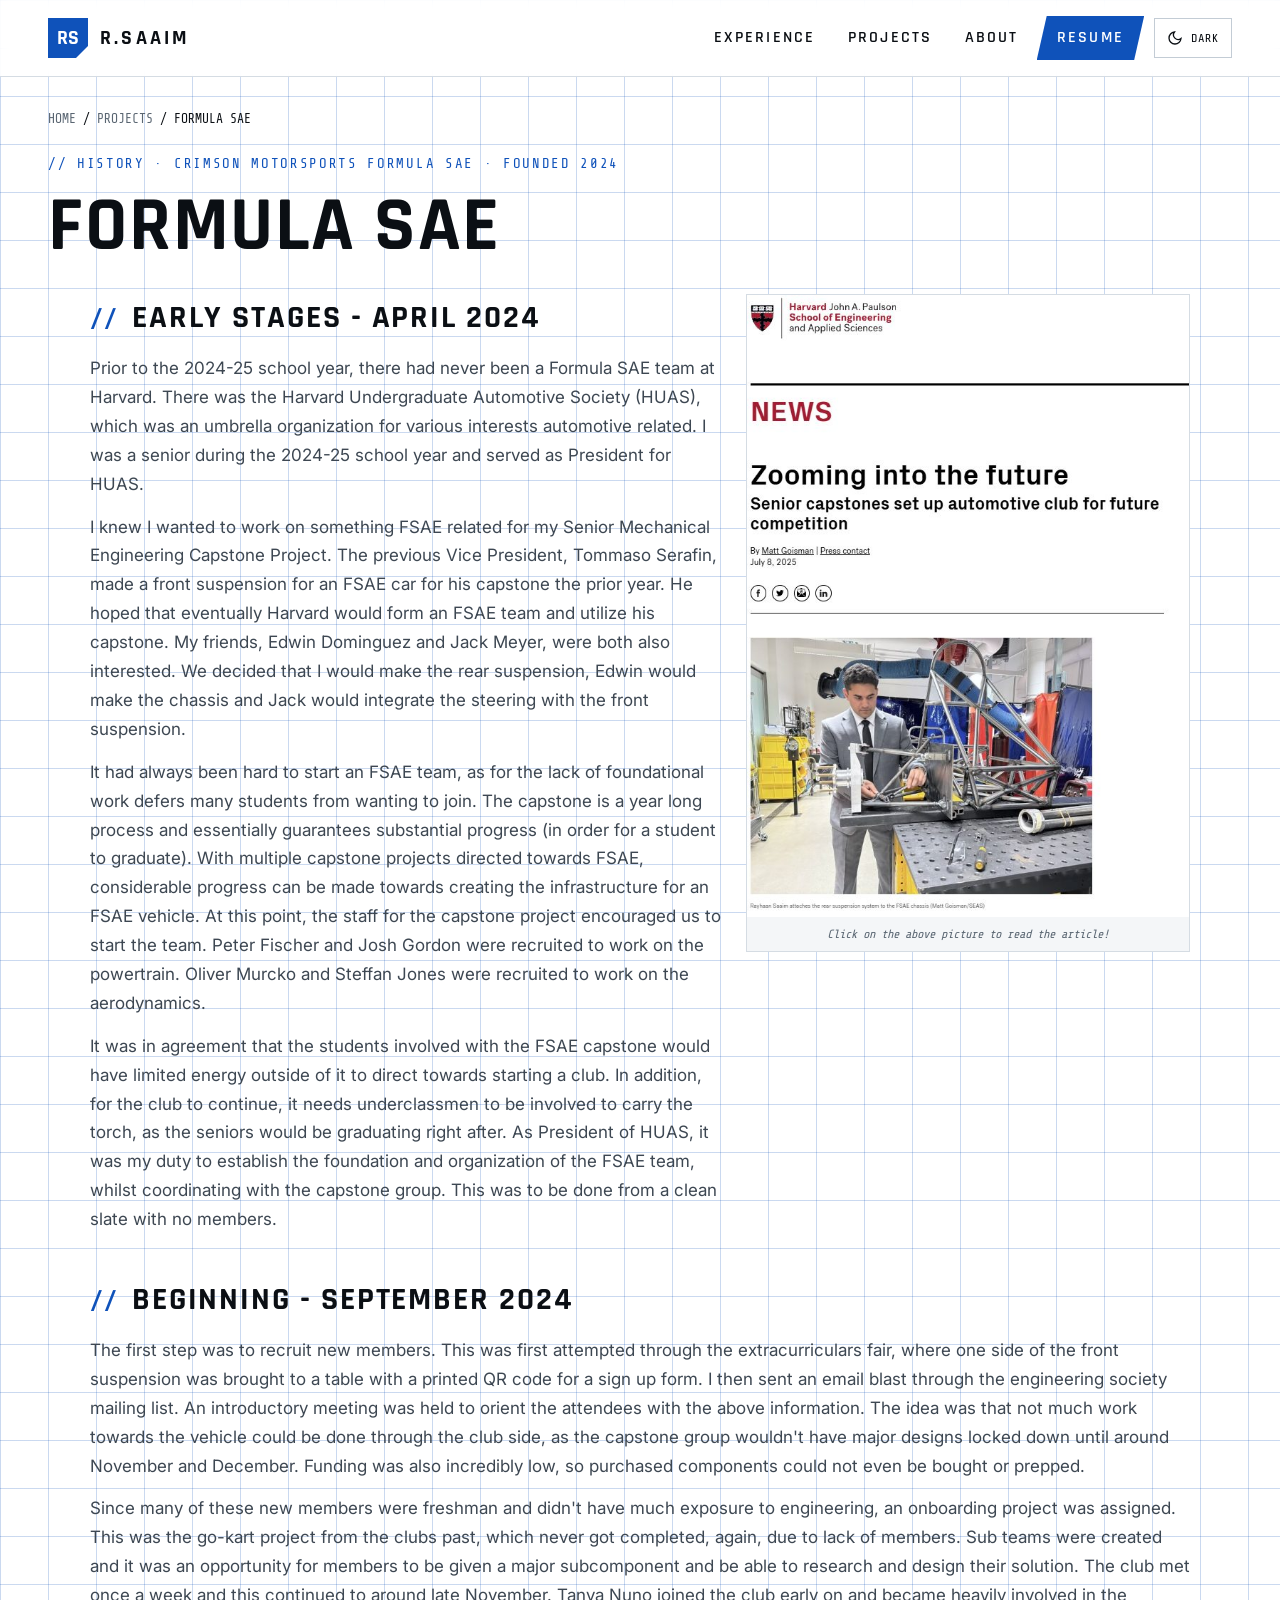
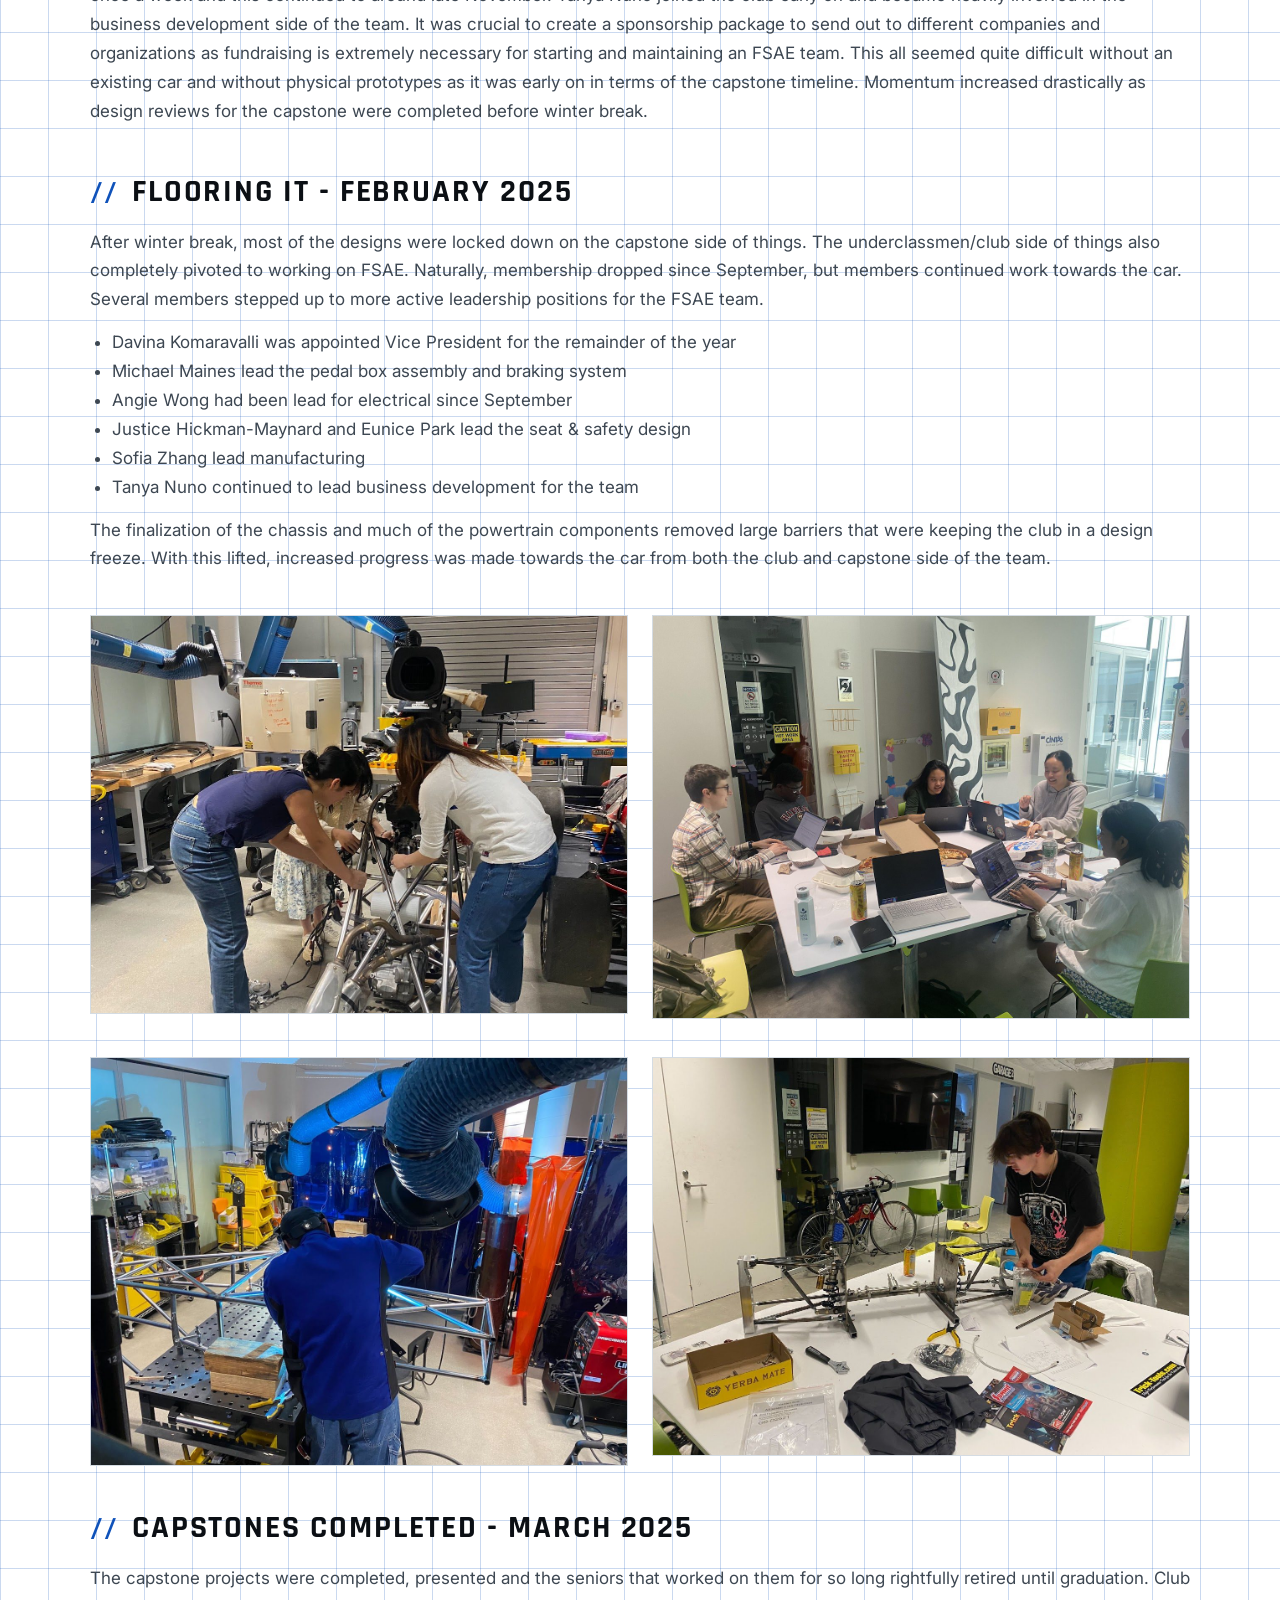
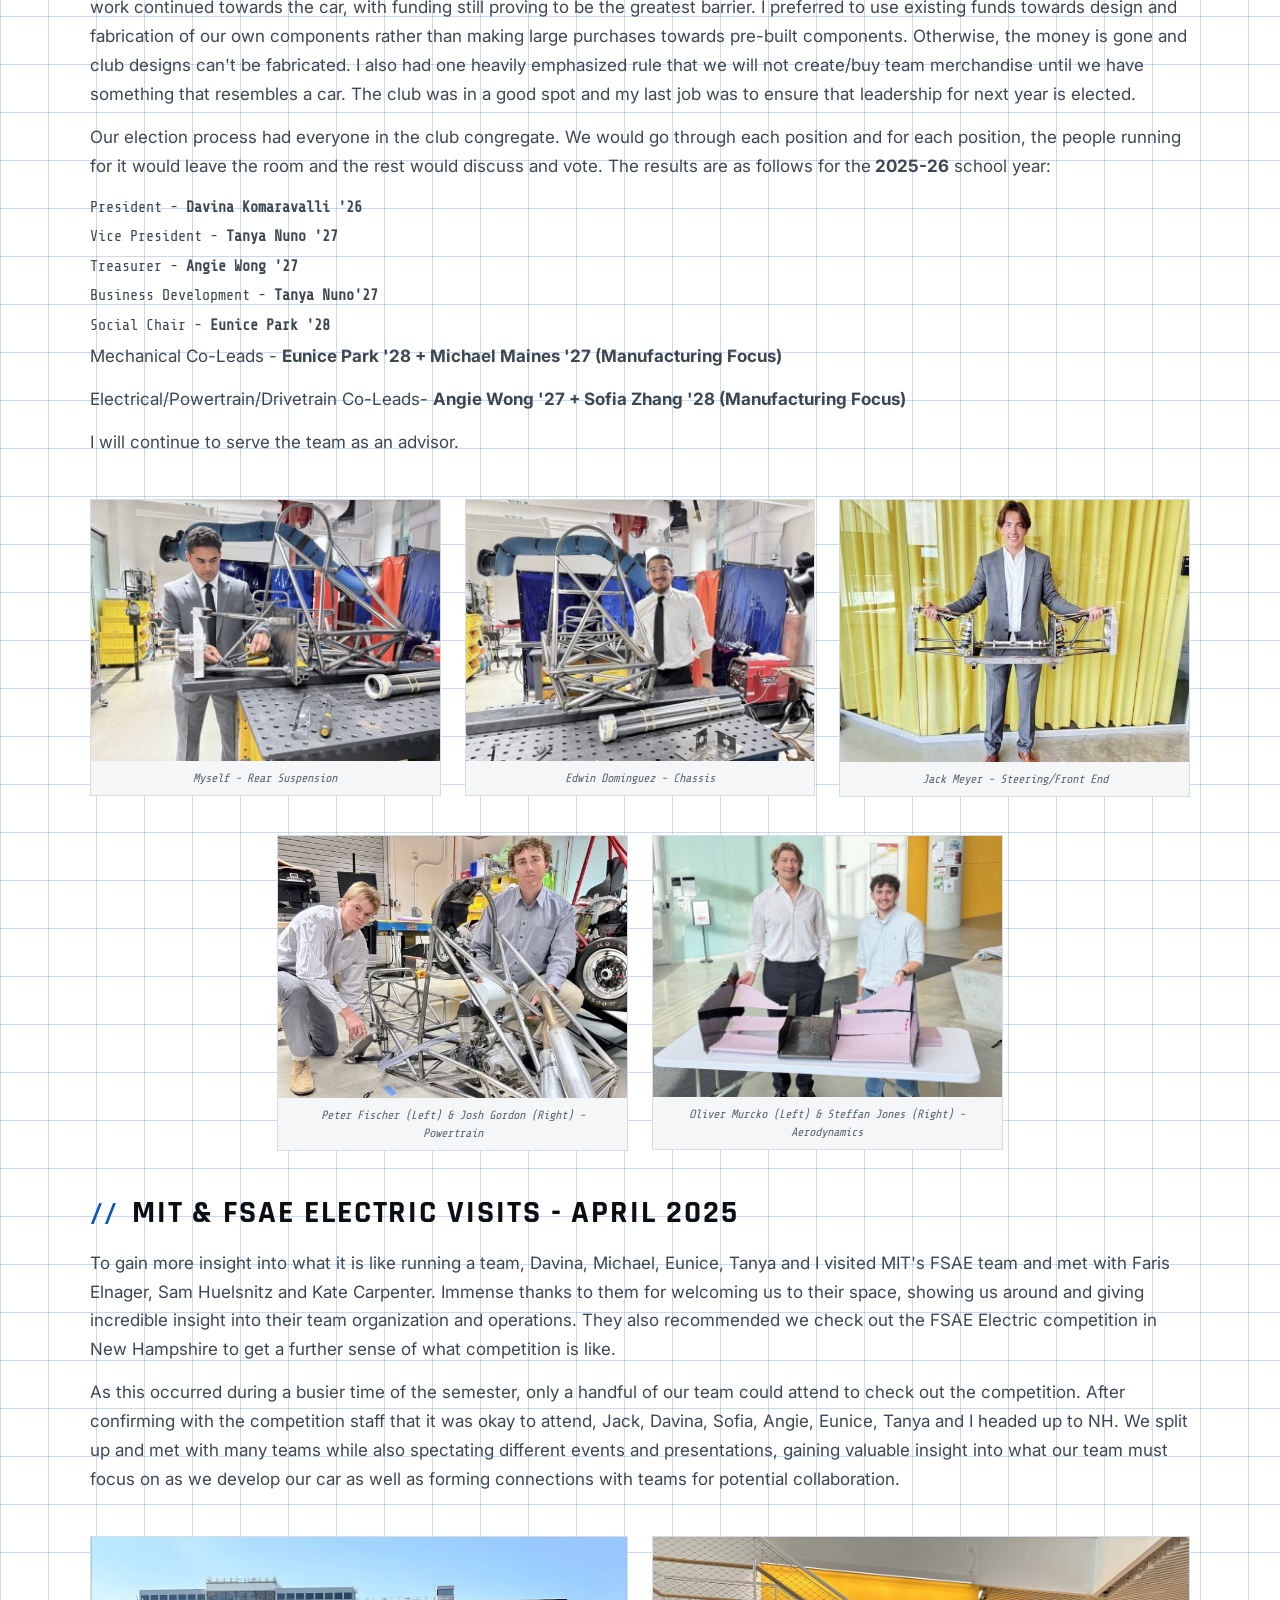
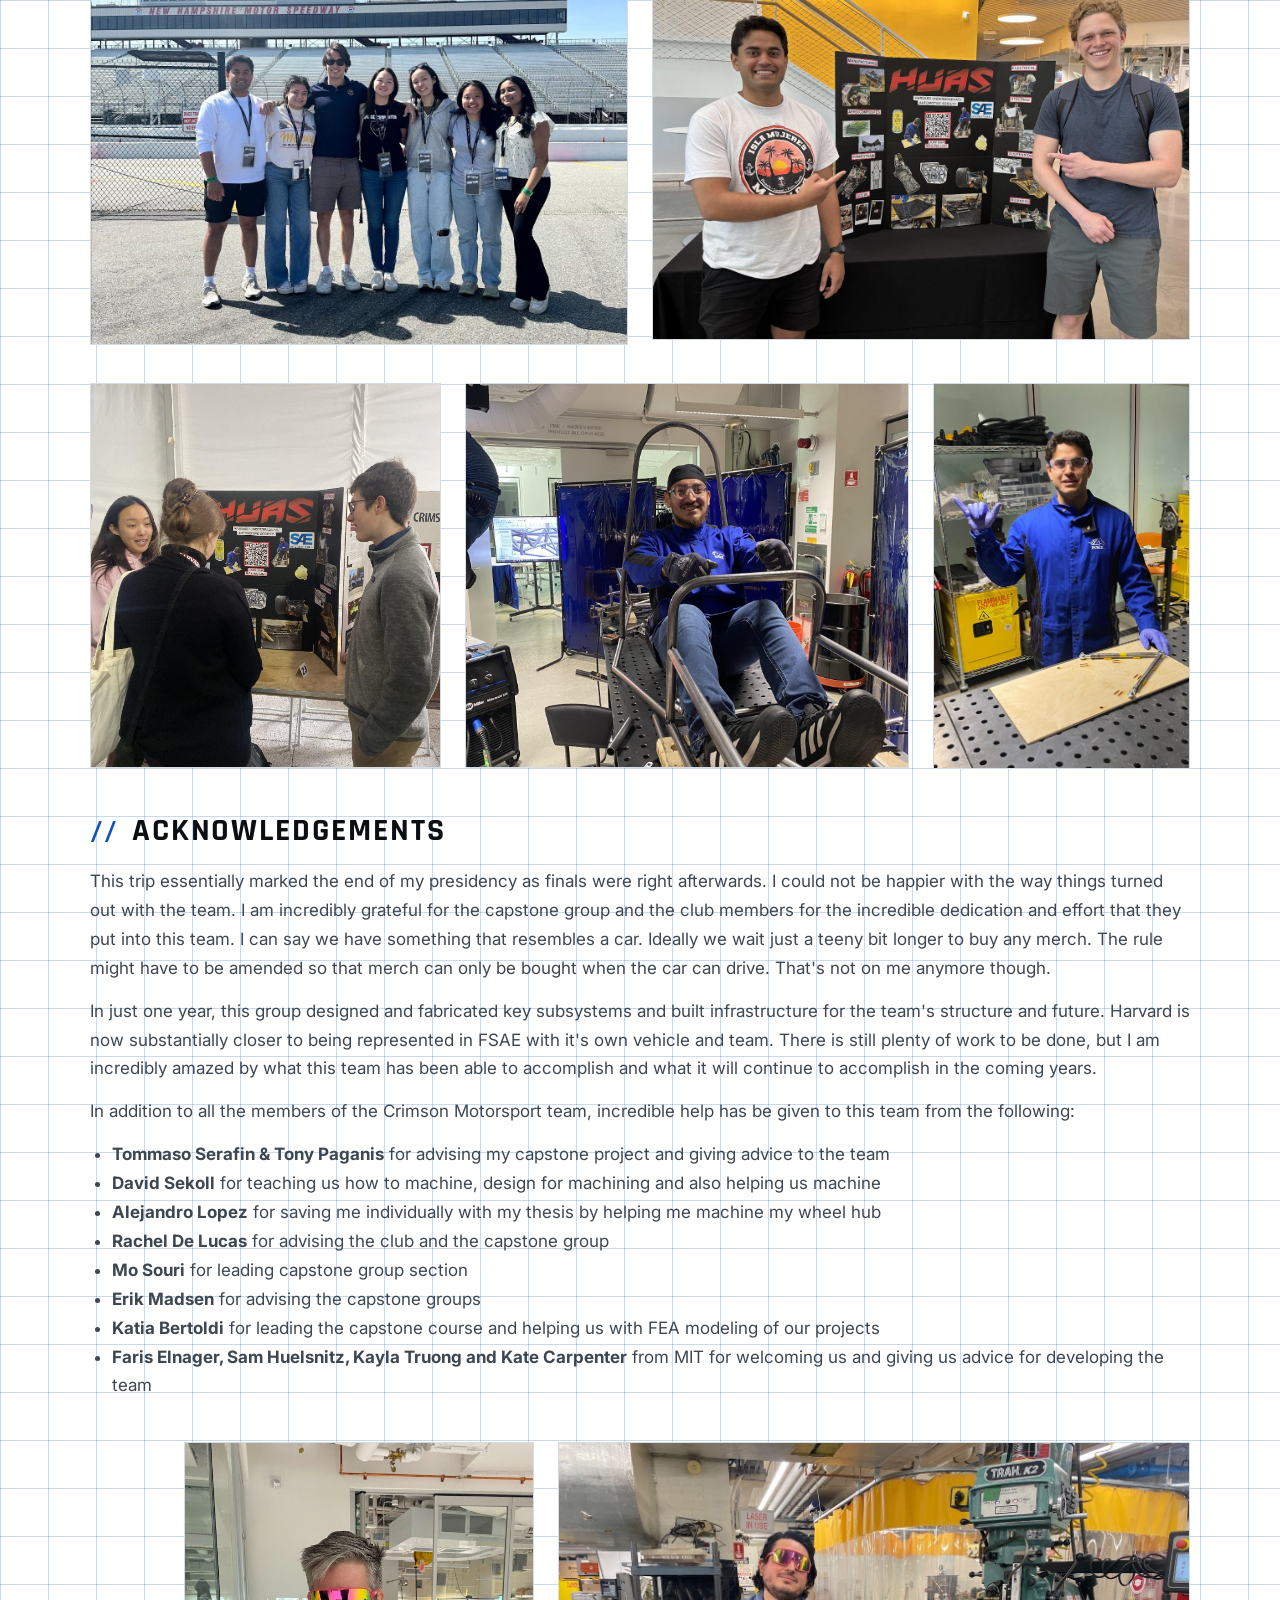
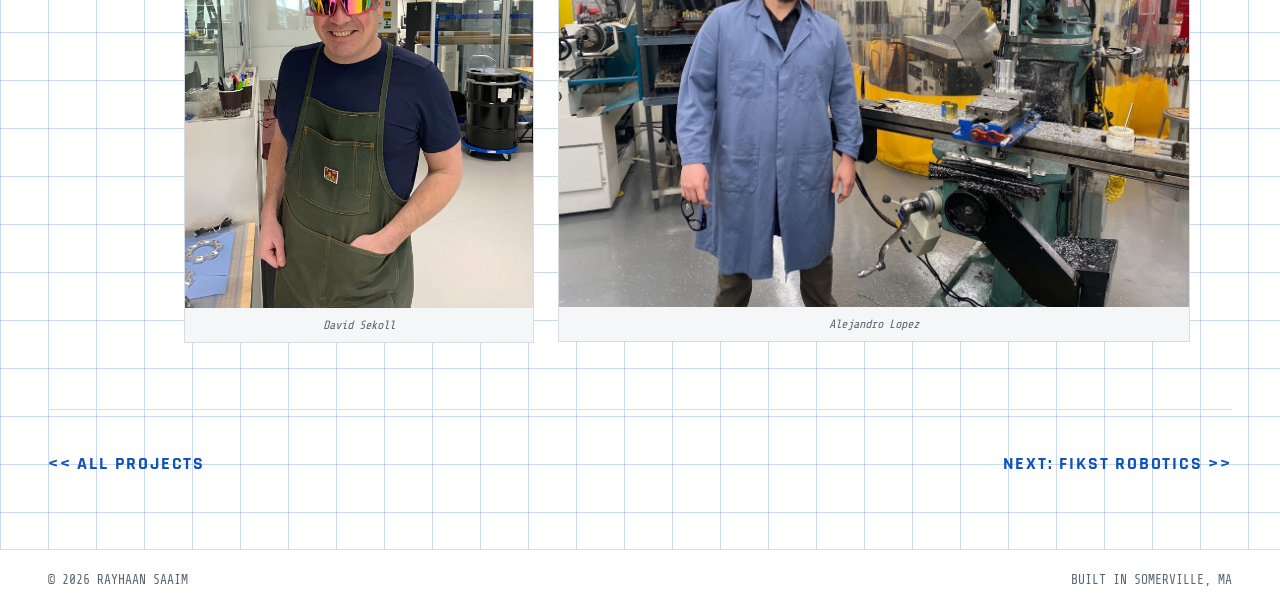
<file: projects/crimson-motorsports.html>
<!doctype html>
<html lang="en" data-theme="light">
<head>
<meta charset="utf-8">
<meta name="viewport" content="width=device-width, initial-scale=1">
<title>Formula SAE — Rayhaan Saaim</title>
<meta name="description" content="Formula SAE: a project by Rayhaan Saaim, mechanical engineer.">
<meta property="og:title" content="Formula SAE — Rayhaan Saaim">
<meta property="og:description" content="Formula SAE: a project by Rayhaan Saaim, mechanical engineer.">
<meta property="og:image" content="https://rsaaim.github.io/assets/img/hero/01_hero-holding-rear-suspension.jpg">
<link rel="icon" href="../assets/favicon.svg" type="image/svg+xml">
<script>try{var t=localStorage.getItem('theme');if(t==='dark'||t==='light')document.documentElement.setAttribute('data-theme',t);}catch(e){}</script>
<link rel="preconnect" href="https://fonts.googleapis.com">
<link rel="preconnect" href="https://fonts.gstatic.com" crossorigin>
<link href="https://fonts.googleapis.com/css2?family=Rajdhani:wght@500;600;700&family=Share+Tech+Mono&family=Inter:wght@400;500;600&display=swap" rel="stylesheet">
<link rel="stylesheet" href="../css/style.css">
</head>
<body>
<a class="skip" href="#main">Skip to content</a>
<header class="site-header">
  <a class="brand" href="../index.html"><span class="brand-mark" aria-hidden="true">RS</span><span class="brand-name">R.SAAIM</span></a>
  <nav class="nav" aria-label="Main">
    <a href="../index.html#experience">EXPERIENCE</a>
    <a href="../index.html#projects">PROJECTS</a>
    <a href="../index.html#about">ABOUT</a>
    <a class="btn-resume" href="../resume.pdf">RESUME</a>
    <button class="theme-toggle" type="button" aria-label="Switch to dark mode">DARK</button>
  </nav>
</header>
<main id="main">

  <div class="wrap crumb"><a href="../index.html">HOME</a> / <a href="../index.html#projects">PROJECTS</a> / FORMULA SAE</div>
  <section class="wrap proj-hero">
    <p class="eyebrow">// HISTORY · CRIMSON MOTORSPORTS FORMULA SAE · FOUNDED 2024</p>
    <h1>Formula SAE</h1>
    
  </section>
  <article class="wrap layout" style="padding-bottom:24px">
<div class="lrow"><div class="lcol" style="grid-column:1 / span 7"><h2>Early Stages - April 2024</h2><p>Prior to the 2024-25 school year, there had never been a Formula SAE team at Harvard. There was the Harvard Undergraduate Automotive Society (HUAS), which was an umbrella organization for various interests automotive related. I was a senior during the 2024-25 school year and served as President for HUAS.</p><p>I knew I wanted to work on something FSAE related for my Senior Mechanical Engineering Capstone Project. The previous Vice President, Tommaso Serafin, made a front suspension for an FSAE car for his capstone the prior year. He hoped that eventually Harvard would form an FSAE team and utilize his capstone. My friends, Edwin Dominguez and Jack Meyer, were both also interested. We decided that I would make the rear suspension, Edwin would make the chassis and Jack would integrate the steering with the front suspension.</p><p>It had always been hard to start an FSAE team, as for the lack of foundational work defers many students from wanting to join. The capstone is a year long process and essentially guarantees substantial progress (in order for a student to graduate). With multiple capstone projects directed towards FSAE, considerable progress can be made towards creating the infrastructure for an FSAE vehicle. At this point, the staff for the capstone project encouraged us to start the team. Peter Fischer and Josh Gordon were recruited to work on the powertrain. Oliver Murcko and Steffan Jones were recruited to work on the aerodynamics.</p><p>It was in agreement that the students involved with the FSAE capstone would have limited energy outside of it to direct towards starting a club. In addition, for the club to continue, it needs underclassmen to be involved to carry the torch, as the seniors would be graduating right after. As President of HUAS, it was my duty to establish the foundation and organization of the FSAE team, whilst coordinating with the capstone group. This was to be done from a clean slate with no members.</p></div><div class="lcol" style="grid-column:8 / span 5"><figure class="lfig"><a href="https://seas.harvard.edu/news/2025/07/zooming-future"><img src="../assets/img/site/formula-sae/formula-sae_01_click-on-the-above-picture-to-read-the-article.jpg" alt="Click on the above picture to read the article!" loading="lazy"></a><figcaption><em>Click on the above picture to read the article!</em></figcaption></figure></div></div>
<div class="lrow"><div class="lcol" style="grid-column:1 / span 12"><h2>Beginning - September 2024</h2><p>The first step was to recruit new members. This was first attempted through the extracurriculars fair, where one side of the front suspension was brought to a table with a printed QR code for a sign up form. I then sent an email blast through the engineering society mailing list. An introductory meeting was held to orient the attendees with the above information. The idea was that not much work towards the vehicle could be done through the club side, as the capstone group wouldn't have major designs locked down until around November and December. Funding was also incredibly low, so purchased components could not even be bought or prepped.</p><p>Since many of these new members were freshman and didn't have much exposure to engineering, an onboarding project was assigned. This was the go-kart project from the clubs past, which never got completed, again, due to lack of members. Sub teams were created and it was an opportunity for members to be given a major subcomponent and be able to research and design their solution. The club met once a week and this continued to around late November. Tanya Nuno joined the club early on and became heavily involved in the business development side of the team. It was crucial to create a sponsorship package to send out to different companies and organizations as fundraising is extremely necessary for starting and maintaining an FSAE team. This all seemed quite difficult without an existing car and without physical prototypes as it was early on in terms of the capstone timeline. Momentum increased drastically as design reviews for the capstone were completed before winter break.</p></div></div>
<div class="lrow"><div class="lcol" style="grid-column:1 / span 12"><h2>Flooring It - February 2025</h2><p>After winter break, most of the designs were locked down on the capstone side of things. The underclassmen/club side of things also completely pivoted to working on FSAE. Naturally, membership dropped since September, but members continued work towards the car. Several members stepped up to more active leadership positions for the FSAE team.</p><ul><li>Davina Komaravalli was appointed Vice President for the remainder of the year</li><li>Michael Maines lead the pedal box assembly and braking system</li><li>Angie Wong had been lead for electrical since September</li><li>Justice Hickman-Maynard and Eunice Park lead the seat &amp; safety design</li><li>Sofia Zhang lead manufacturing</li><li>Tanya Nuno continued to lead business development for the team</li></ul><p>The finalization of the chassis and much of the powertrain components removed large barriers that were keeping the club in a design freeze. With this lifted, increased progress was made towards the car from both the club and capstone side of the team.</p></div></div>
<div class="lrow"><div class="lcol" style="grid-column:1 / span 6"><figure class="lfig"><a href="../assets/img/site/formula-sae/formula-sae_02.jpg"><img src="../assets/img/site/formula-sae/formula-sae_02.jpg" alt="Formula SAE" loading="lazy"></a></figure></div><div class="lcol" style="grid-column:7 / span 6"><figure class="lfig"><a href="../assets/img/site/formula-sae/formula-sae_03.jpg"><img src="../assets/img/site/formula-sae/formula-sae_03.jpg" alt="Formula SAE" loading="lazy"></a></figure></div></div>
<div class="lrow"><div class="lcol" style="grid-column:1 / span 6"><figure class="lfig"><a href="../assets/img/site/formula-sae/formula-sae_04.jpg"><img src="../assets/img/site/formula-sae/formula-sae_04.jpg" alt="Formula SAE" loading="lazy"></a></figure></div><div class="lcol" style="grid-column:7 / span 6"><figure class="lfig"><a href="../assets/img/site/formula-sae/formula-sae_05_capstones-completed.jpg"><img src="../assets/img/site/formula-sae/formula-sae_05_capstones-completed.jpg" alt="Formula SAE" loading="lazy"></a></figure></div></div>
<div class="lrow"><div class="lcol" style="grid-column:1 / span 12"><h2>Capstones Completed - March 2025</h2><p>The capstone projects were completed, presented and the seniors that worked on them for so long rightfully retired until graduation. Club work continued towards the car, with funding still proving to be the greatest barrier. I preferred to use existing funds towards design and fabrication of our own components rather than making large purchases towards pre-built components. Otherwise, the money is gone and club designs can't be fabricated. I also had one heavily emphasized rule that we will not create/buy team merchandise until we have something that resembles a car. The club was in a good spot and my last job was to ensure that leadership for next year is elected.</p><p>Our election process had everyone in the club congregate. We would go through each position and for each position, the people running for it would leave the room and the rest would discuss and vote. The results are as follows for the<strong> 2025-26</strong> school year:</p><p class="roster">President - <strong>Davina Komaravalli '26</strong></p><p class="roster">Vice President - <strong>Tanya Nuno '27</strong></p><p class="roster">Treasurer - <strong>Angie Wong '27</strong></p><p class="roster">Business Development - <strong>Tanya Nuno'27</strong></p><p class="roster">Social Chair - <strong>Eunice Park '28</strong></p><p>Mechanical Co-Leads - <strong>Eunice Park '28 + Michael Maines '27 (Manufacturing Focus)</strong></p><p>Electrical/Powertrain/Drivetrain Co-Leads- <strong>Angie Wong '27 + Sofia Zhang '28 (Manufacturing Focus)</strong></p><p>I will continue to serve the team as an advisor.</p></div></div>
<div class="lrow"><div class="lcol" style="grid-column:1 / span 4"><figure class="lfig"><a href="../assets/img/site/formula-sae/formula-sae_06_myself-rear-suspension.jpg"><img src="../assets/img/site/formula-sae/formula-sae_06_myself-rear-suspension.jpg" alt="Myself - Rear Suspension" loading="lazy"></a><figcaption><em>Myself - Rear Suspension</em></figcaption></figure></div><div class="lcol" style="grid-column:5 / span 4"><figure class="lfig"><a href="../assets/img/site/formula-sae/formula-sae_07_edwin-dominguez-chassis.jpg"><img src="../assets/img/site/formula-sae/formula-sae_07_edwin-dominguez-chassis.jpg" alt="Edwin Dominguez - Chassis" loading="lazy"></a><figcaption><em>Edwin Dominguez - Chassis</em></figcaption></figure></div><div class="lcol" style="grid-column:9 / span 4"><figure class="lfig"><a href="../assets/img/site/formula-sae/formula-sae_08_jack-meyer-steering-front-end.jpg"><img src="../assets/img/site/formula-sae/formula-sae_08_jack-meyer-steering-front-end.jpg" alt="Jack Meyer - Steering/Front End" loading="lazy"></a><figcaption><em>Jack Meyer - Steering/Front End</em></figcaption></figure></div></div>
<div class="lrow"><div class="lcol" style="grid-column:3 / span 4"><figure class="lfig"><a href="../assets/img/site/formula-sae/formula-sae_09_peter-fischer-left-josh-gordon-right.jpg"><img src="../assets/img/site/formula-sae/formula-sae_09_peter-fischer-left-josh-gordon-right.jpg" alt="Peter Fischer (Left) &amp;amp; Josh Gordon (Right) -  Powertrain" loading="lazy"></a><figcaption><em>Peter Fischer (Left) &amp; Josh Gordon (Right) - </em> <em>Powertrain</em></figcaption></figure></div><div class="lcol" style="grid-column:7 / span 4"><figure class="lfig"><a href="../assets/img/site/formula-sae/formula-sae_10_oliver-murcko-left-steffan-jones-right.jpg"><img src="../assets/img/site/formula-sae/formula-sae_10_oliver-murcko-left-steffan-jones-right.jpg" alt="Oliver Murcko (Left) &amp;amp; Steffan Jones (Right) -  Aerodynamics" loading="lazy"></a><figcaption><em>Oliver Murcko (Left) &amp; Steffan Jones (Right) - </em> <em>Aerodynamics</em></figcaption></figure></div></div>
<div class="lrow"><div class="lcol" style="grid-column:1 / span 12"><h2>MIT &amp; FSAE Electric Visits - April 2025</h2><p>To gain more insight into what it is like running a team, Davina, Michael, Eunice, Tanya and I visited MIT's FSAE team and met with Faris Elnager, Sam Huelsnitz and Kate Carpenter. Immense thanks to them for welcoming us to their space, showing us around and giving incredible insight into their team organization and operations. They also recommended we check out the FSAE Electric competition in New Hampshire to get a further sense of what competition is like.</p><p>As this occurred during a busier time of the semester, only a handful of our team could attend to check out the competition. After confirming with the competition staff that it was okay to attend, Jack, Davina, Sofia, Angie, Eunice, Tanya and I headed up to NH. We split up and met with many teams while also spectating different events and presentations, gaining valuable insight into what our team must focus on as we develop our car as well as forming connections with teams for potential collaboration.</p></div></div>
<div class="lrow"><div class="lcol" style="grid-column:1 / span 6"><figure class="lfig"><a href="../assets/img/site/formula-sae/formula-sae_11.jpg"><img src="../assets/img/site/formula-sae/formula-sae_11.jpg" alt="Formula SAE" loading="lazy"></a></figure></div><div class="lcol" style="grid-column:7 / span 6"><figure class="lfig"><a href="../assets/img/site/formula-sae/formula-sae_12.jpg"><img src="../assets/img/site/formula-sae/formula-sae_12.jpg" alt="Formula SAE" loading="lazy"></a></figure></div></div>
<div class="lrow"><div class="lcol" style="grid-column:1 / span 4"><figure class="lfig"><a href="../assets/img/site/formula-sae/formula-sae_13.jpg"><img src="../assets/img/site/formula-sae/formula-sae_13.jpg" alt="Formula SAE" loading="lazy"></a></figure></div><div class="lcol" style="grid-column:5 / span 5"><figure class="lfig"><a href="../assets/img/site/formula-sae/formula-sae_14.jpg"><img src="../assets/img/site/formula-sae/formula-sae_14.jpg" alt="Formula SAE" loading="lazy"></a></figure></div><div class="lcol" style="grid-column:10 / span 3"><figure class="lfig"><a href="../assets/img/site/formula-sae/formula-sae_15_acknowledgements.jpg"><img src="../assets/img/site/formula-sae/formula-sae_15_acknowledgements.jpg" alt="Formula SAE" loading="lazy"></a></figure></div></div>
<div class="lrow"><div class="lcol" style="grid-column:1 / span 12"><h2>Acknowledgements</h2><p>This trip essentially marked the end of my presidency as finals were right afterwards. I could not be happier with the way things turned out with the team. I am incredibly grateful for the capstone group and the club members for the incredible dedication and effort that they put into this team. I can say we have something that resembles a car. Ideally we wait just a teeny bit longer to buy any merch. The rule might have to be amended so that merch can only be bought when the car can drive. That's not on me anymore though.</p><p>In just one year, this group designed and fabricated key subsystems and built infrastructure for the team's structure and future. Harvard is now substantially closer to being represented in FSAE with it's own vehicle and team. There is still plenty of work to be done, but I am incredibly amazed by what this team has been able to accomplish and what it will continue to accomplish in the coming years.</p><p>In addition to all the members of the Crimson Motorsport team, incredible help has be given to this team from the following:</p><ul><li><strong>Tommaso Serafin &amp; Tony Paganis</strong> for advising my capstone project and giving advice to the team</li><li><strong>David Sekoll</strong> for teaching us how to machine, design for machining and also helping us machine</li><li><strong>Alejandro Lopez</strong> for saving me individually with my thesis by helping me machine my wheel hub</li><li><strong>Rachel De Lucas</strong> for advising the club and the capstone group</li><li><strong>Mo Souri</strong> for leading capstone group section</li><li><strong>Erik Madsen</strong> for advising the capstone groups</li><li><strong>Katia Bertoldi</strong> for leading the capstone course and helping us with FEA modeling of our projects</li><li><strong>Faris Elnager, Sam Huelsnitz, Kayla Truong </strong><strong>and </strong><strong>Kate Carpenter</strong> from MIT for welcoming us and giving us advice for developing the team</li></ul></div></div>
<div class="lrow"><div class="lcol" style="grid-column:2 / span 4"><figure class="lfig"><a href="../assets/img/site/formula-sae/formula-sae_16_david-sekoll.jpg"><img src="../assets/img/site/formula-sae/formula-sae_16_david-sekoll.jpg" alt="David Sekoll" loading="lazy"></a><figcaption><em>David Sekoll</em></figcaption></figure></div><div class="lcol" style="grid-column:6 / span 7"><figure class="lfig"><a href="../assets/img/site/formula-sae/formula-sae_17_alejandro-lopez.jpg"><img src="../assets/img/site/formula-sae/formula-sae_17_alejandro-lopez.jpg" alt="Alejandro Lopez" loading="lazy"></a><figcaption><em>Alejandro Lopez</em></figcaption></figure></div></div>
    <div class="next-proj"><a href="../index.html#projects">&lt;&lt; ALL PROJECTS</a><a href="fikst-robotics.html">NEXT: FIKST ROBOTICS &gt;&gt;</a></div>
  </article>
</main>
<footer class="site-footer"><span>© 2026 RAYHAAN SAAIM</span><span>BUILT IN SOMERVILLE, MA</span></footer>
<script src="../js/site.js"></script>
</body>
</html>
</file>
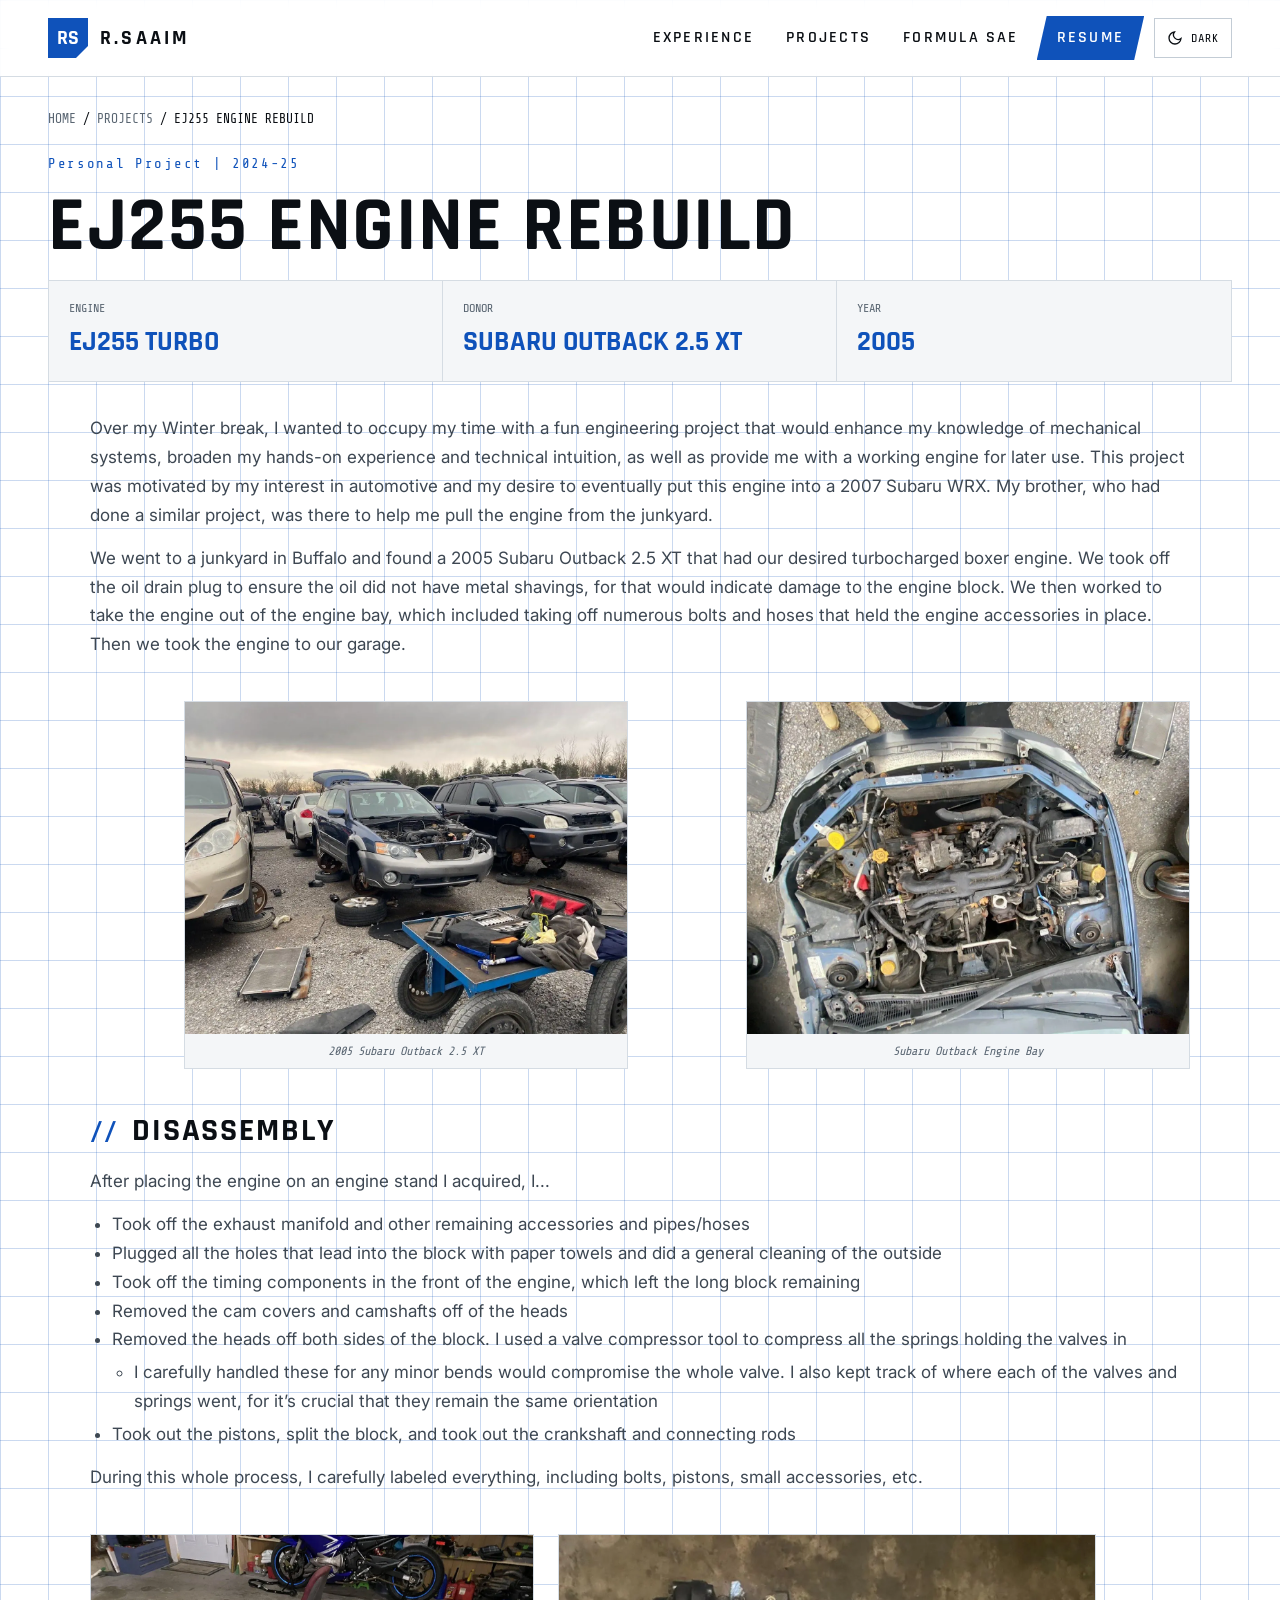
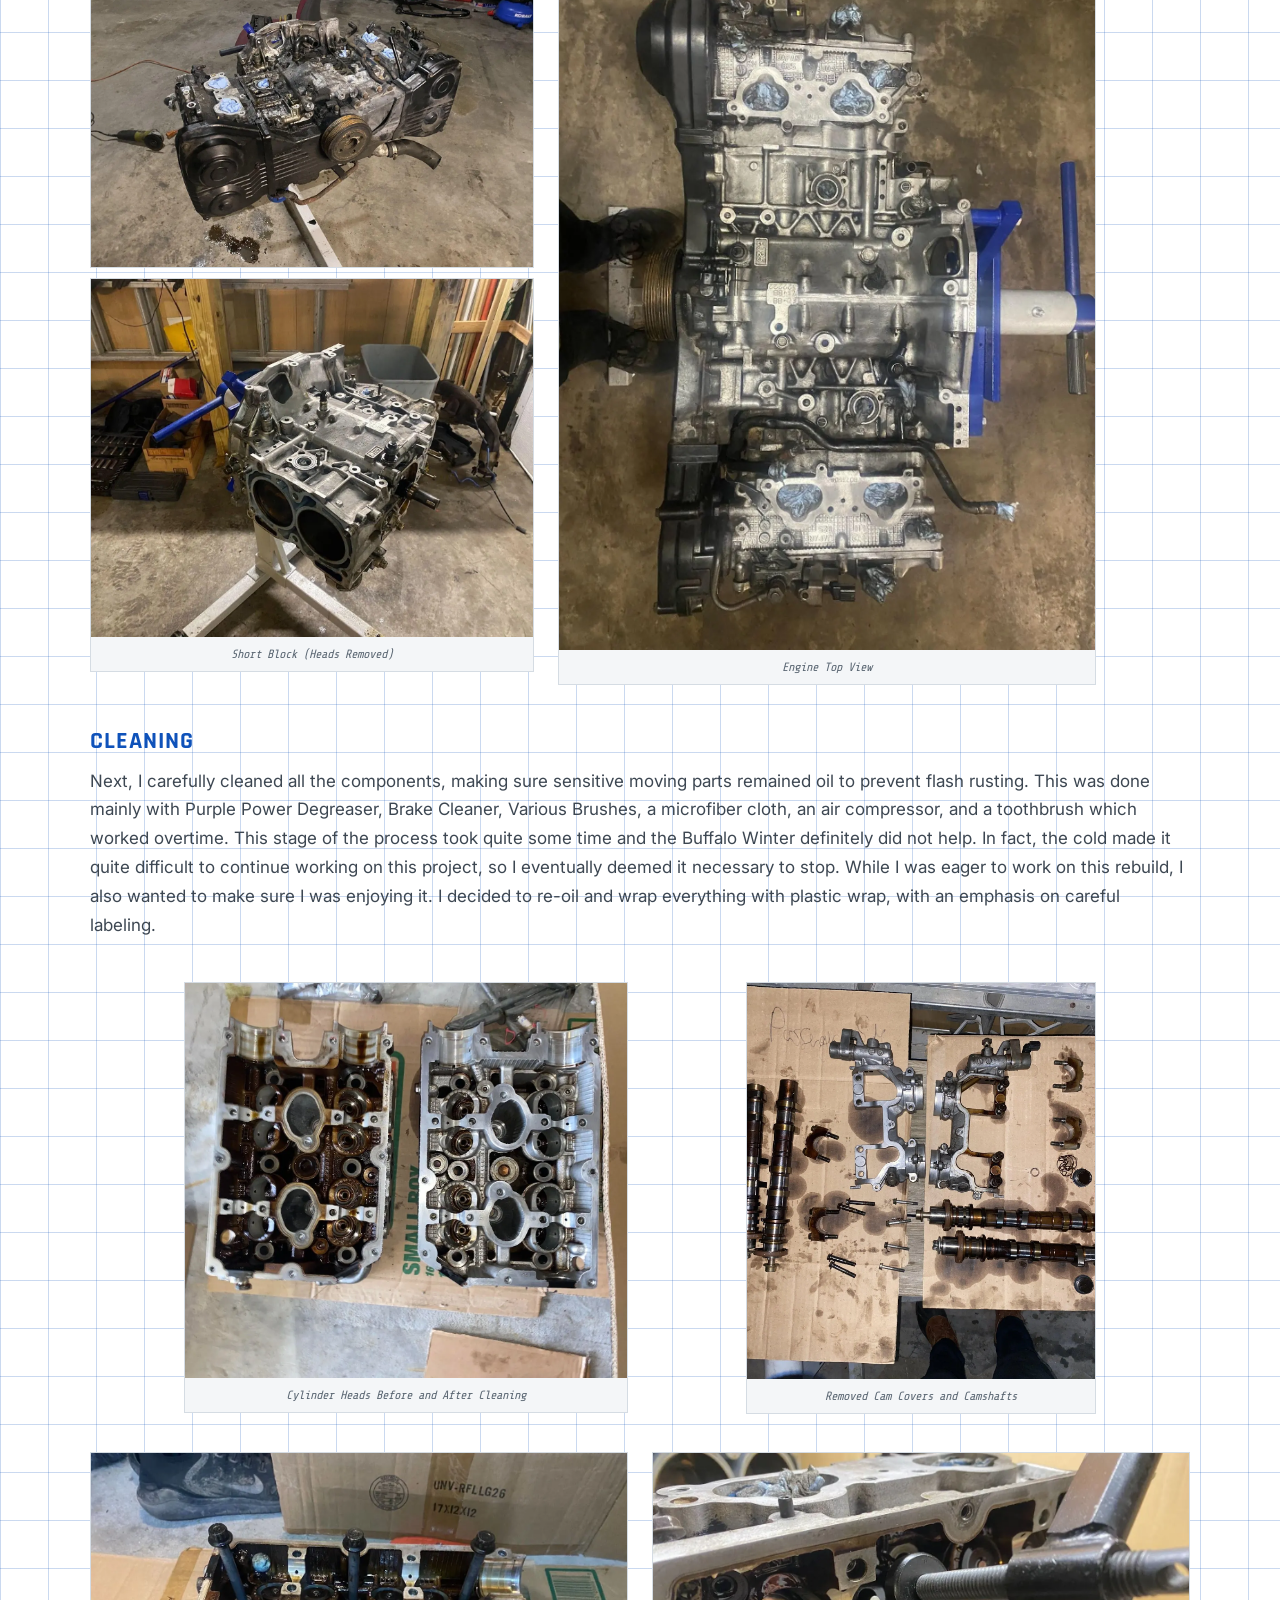
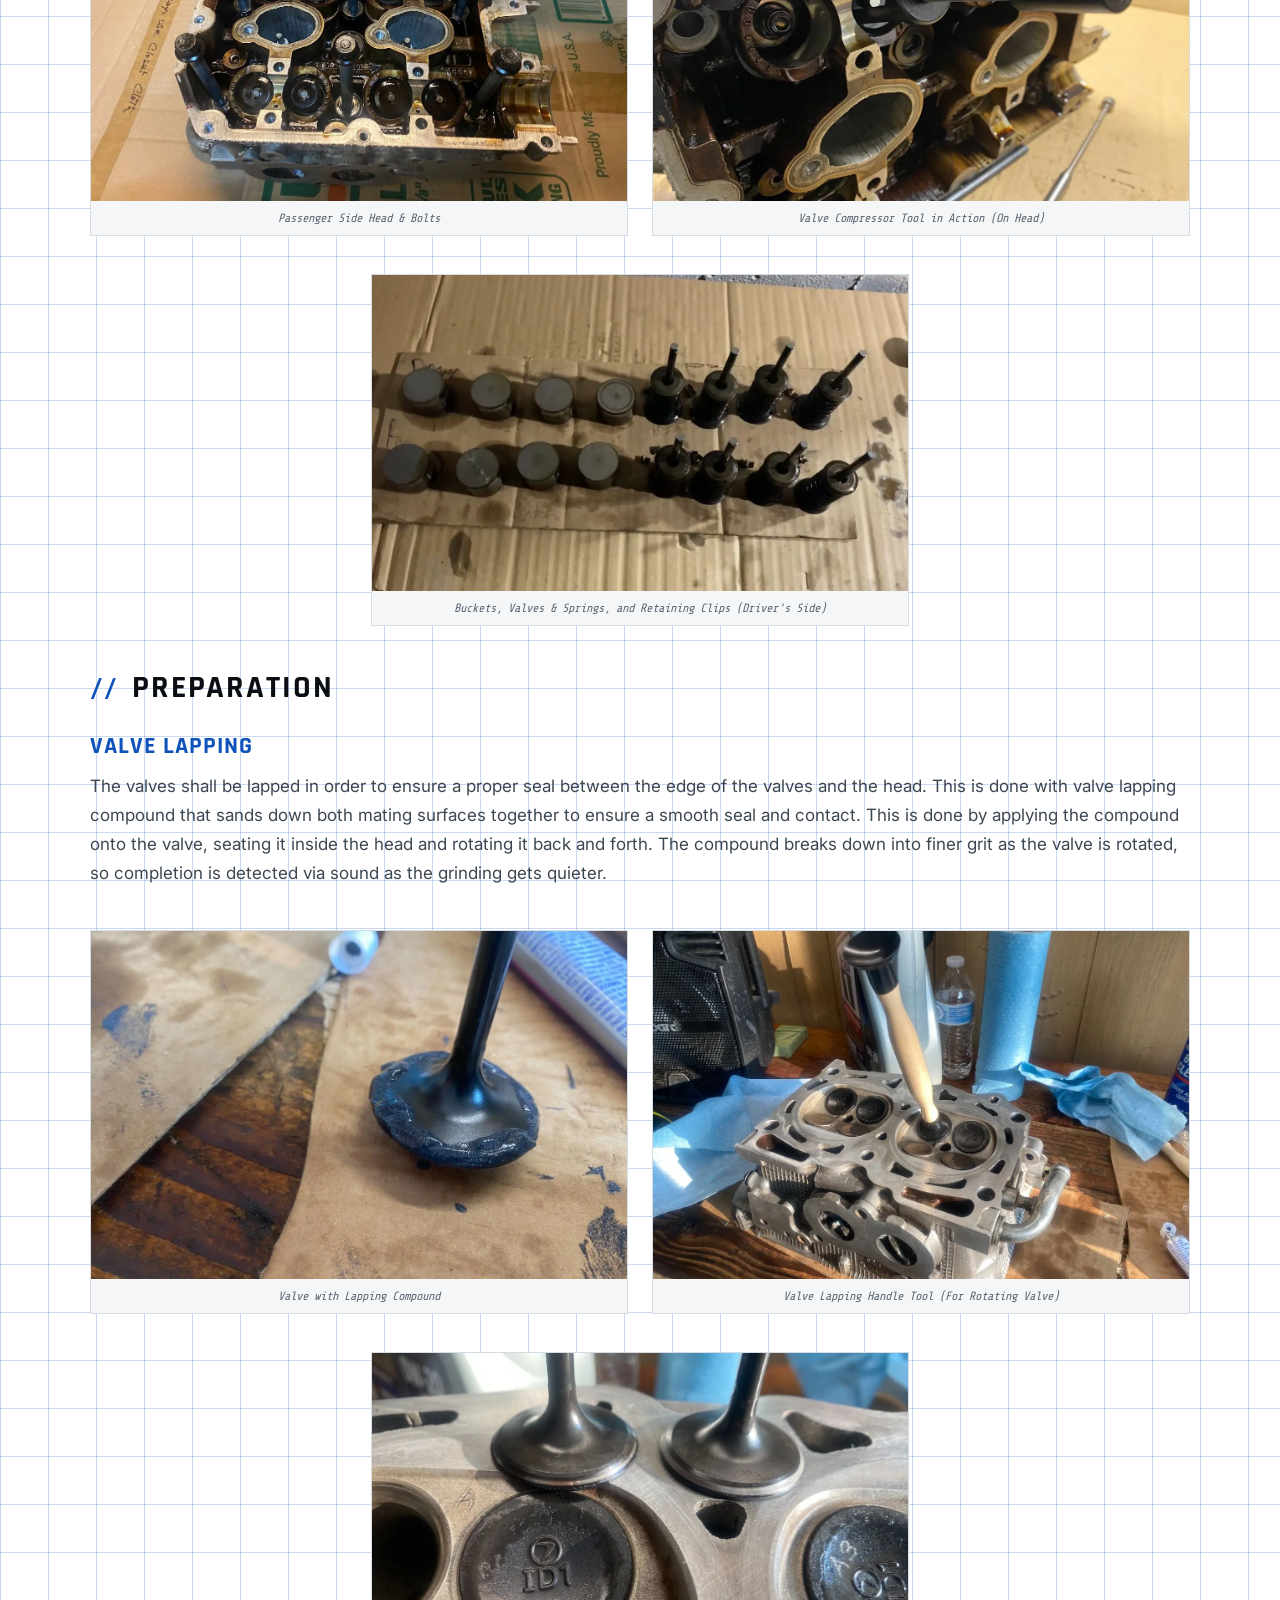
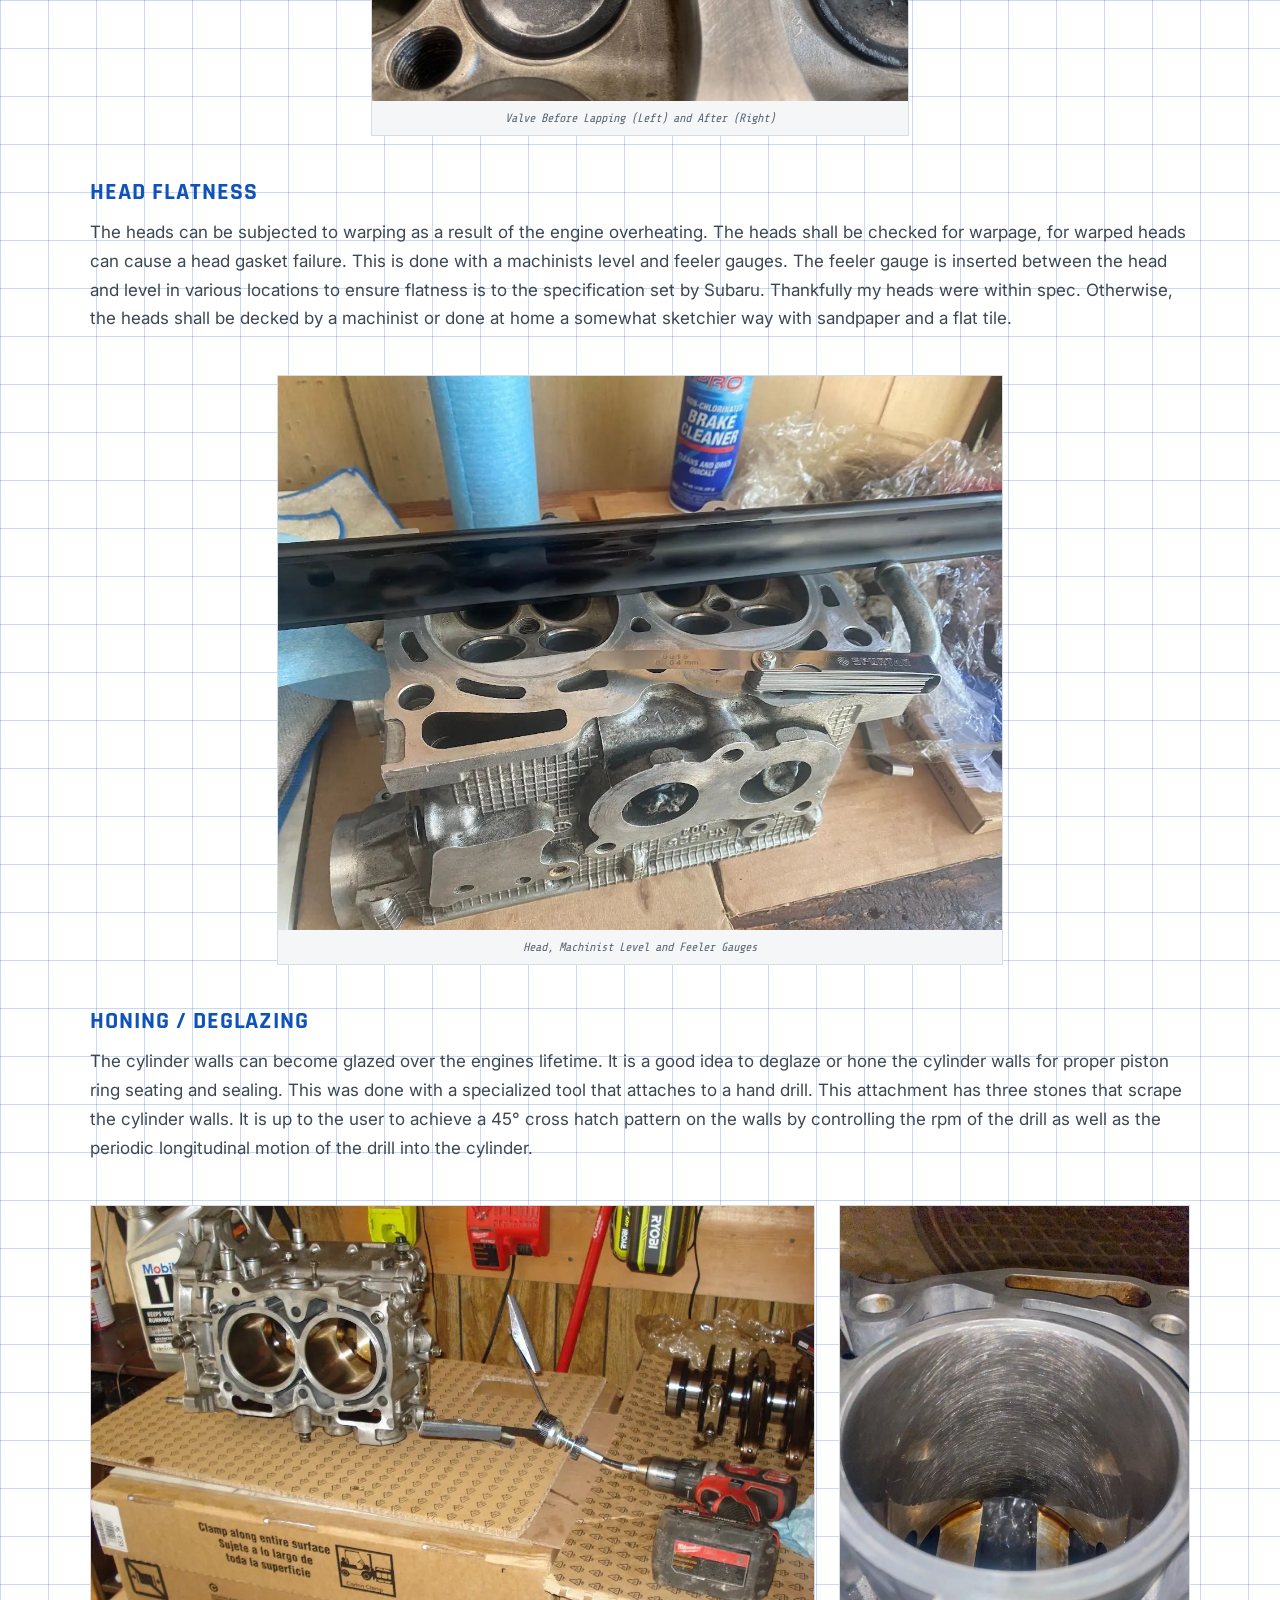
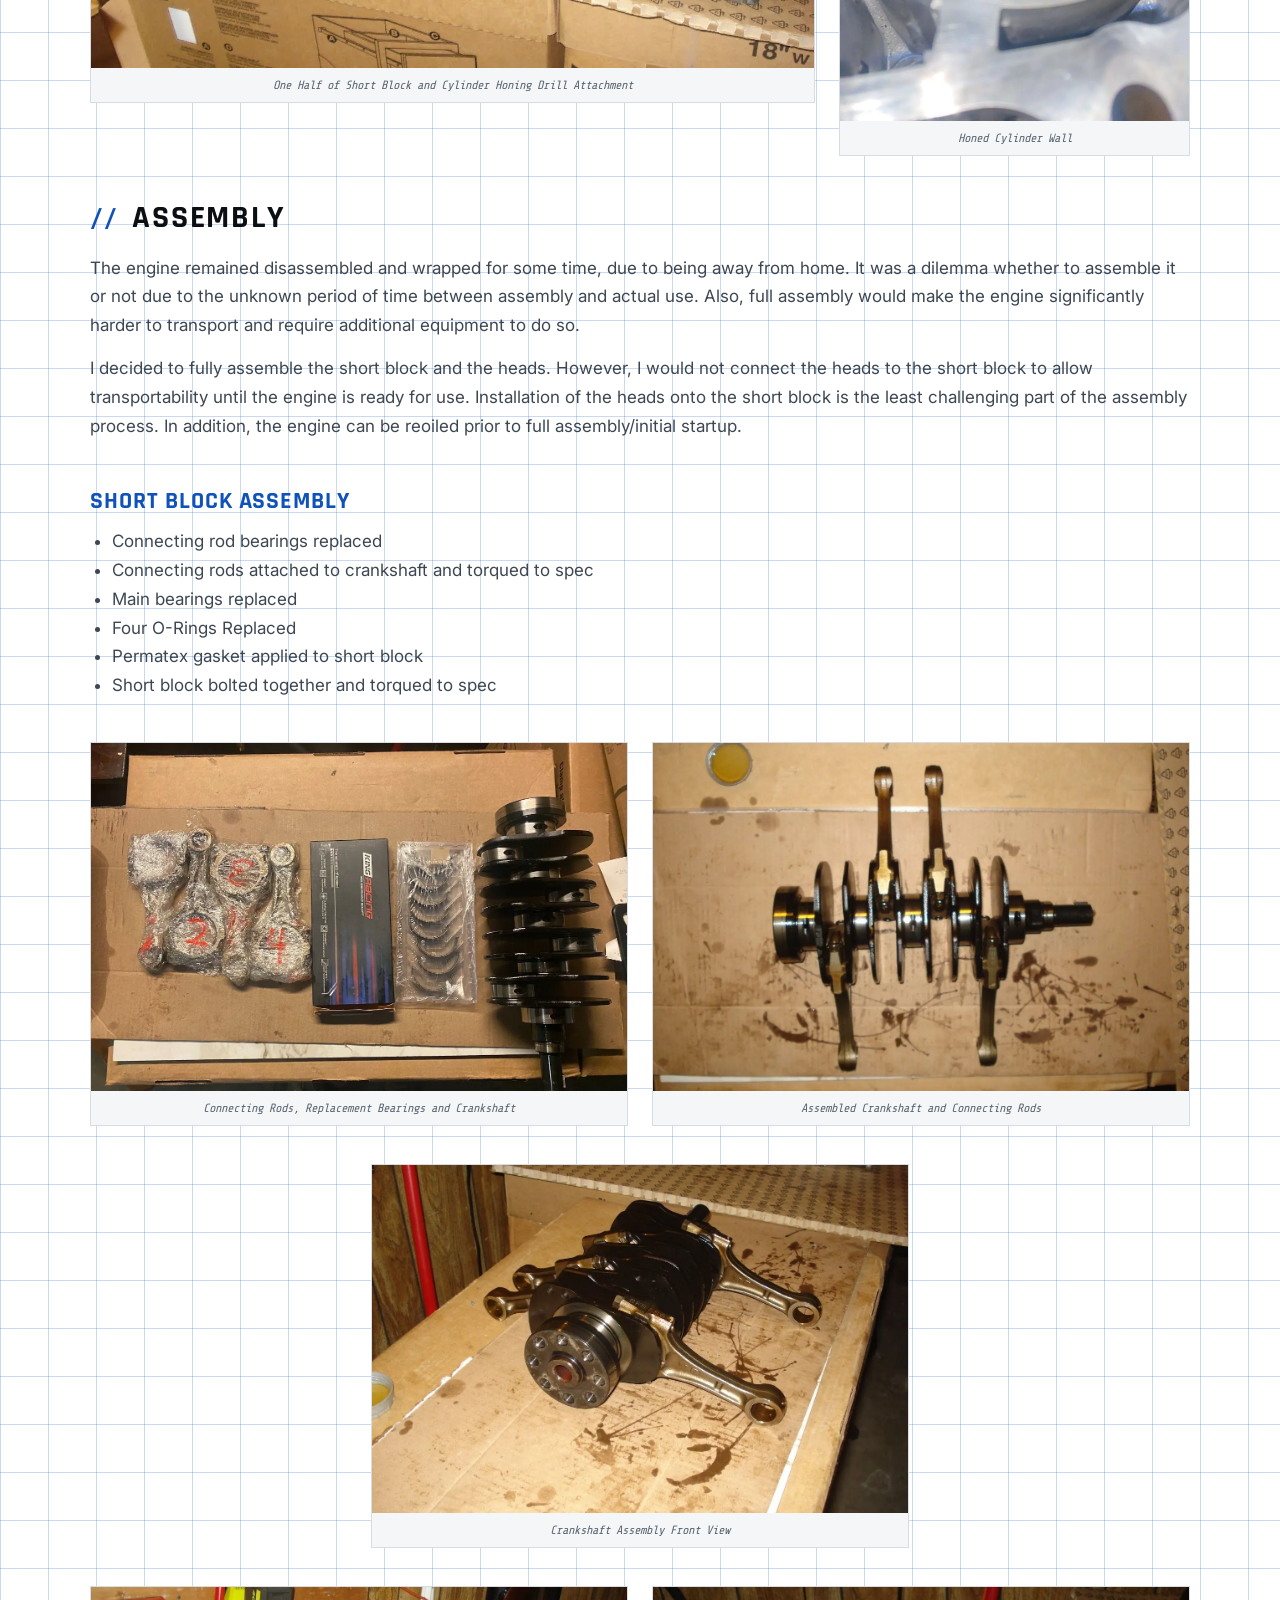
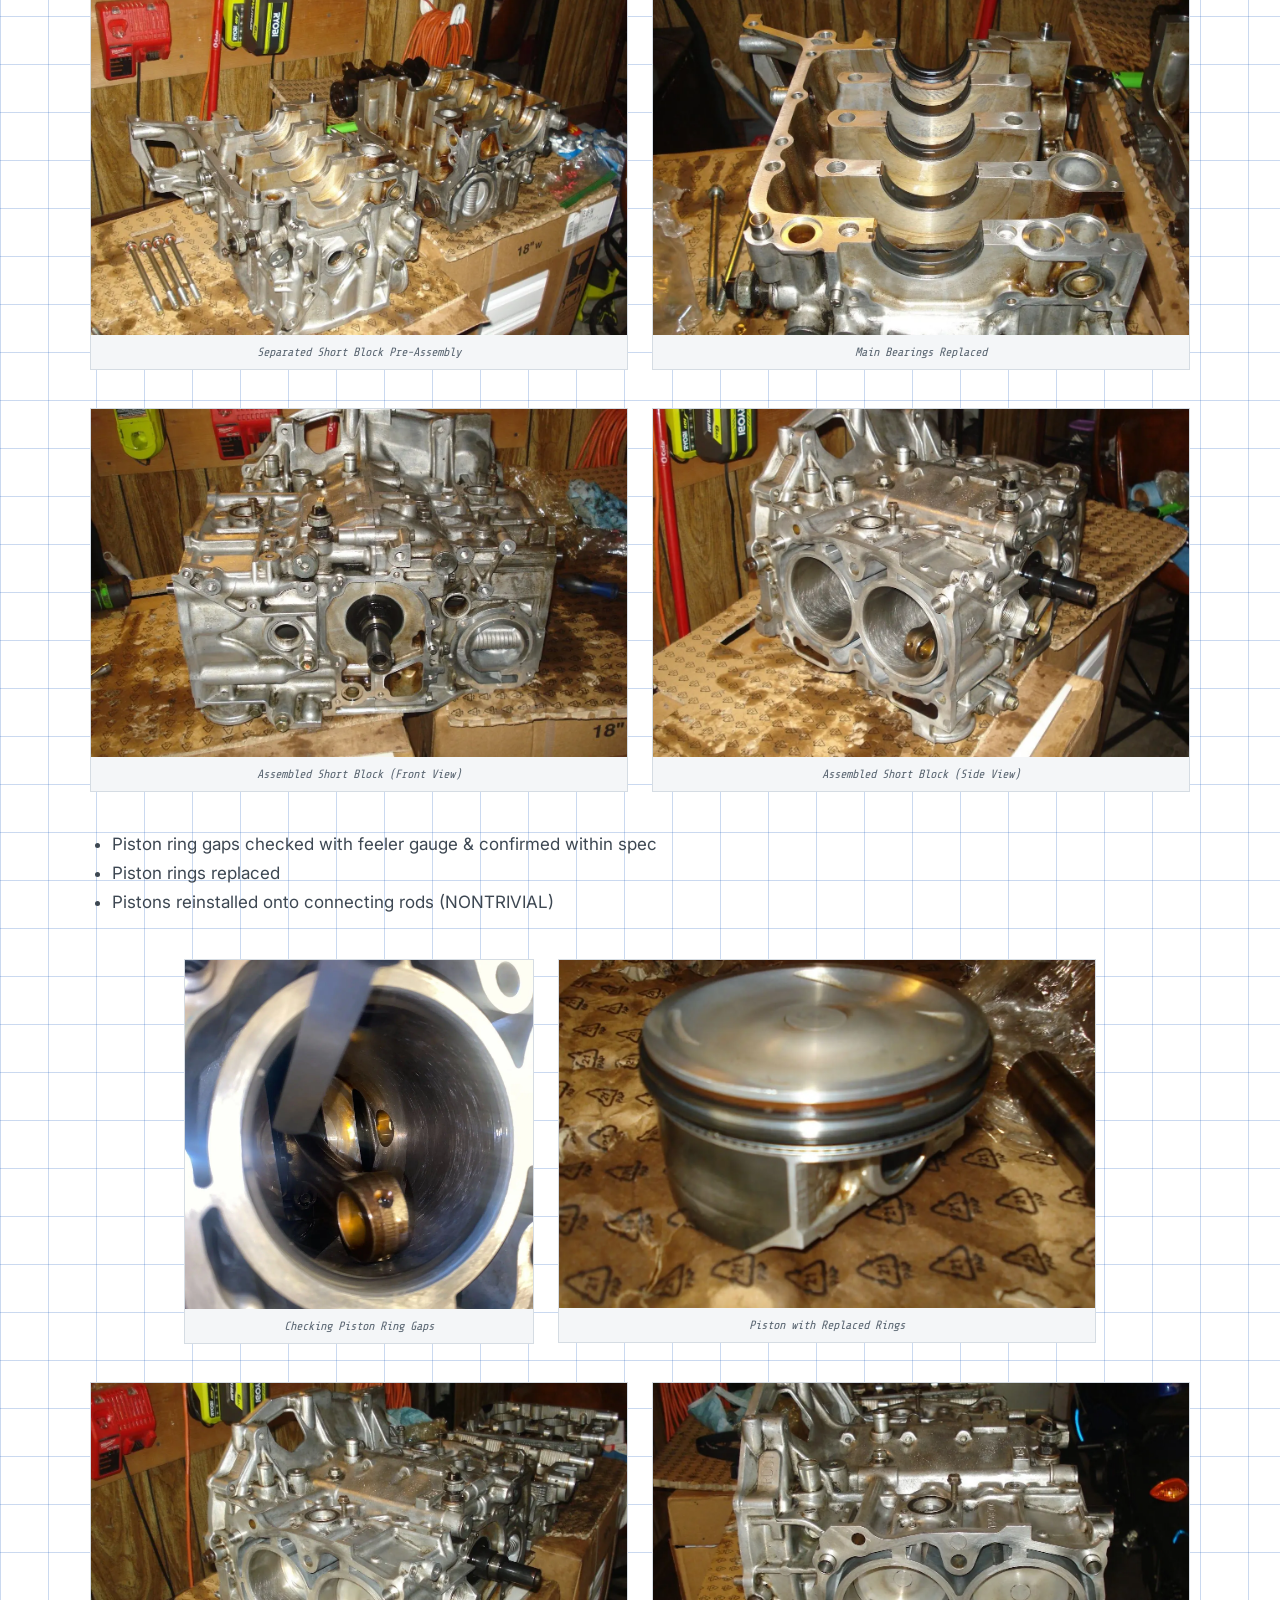
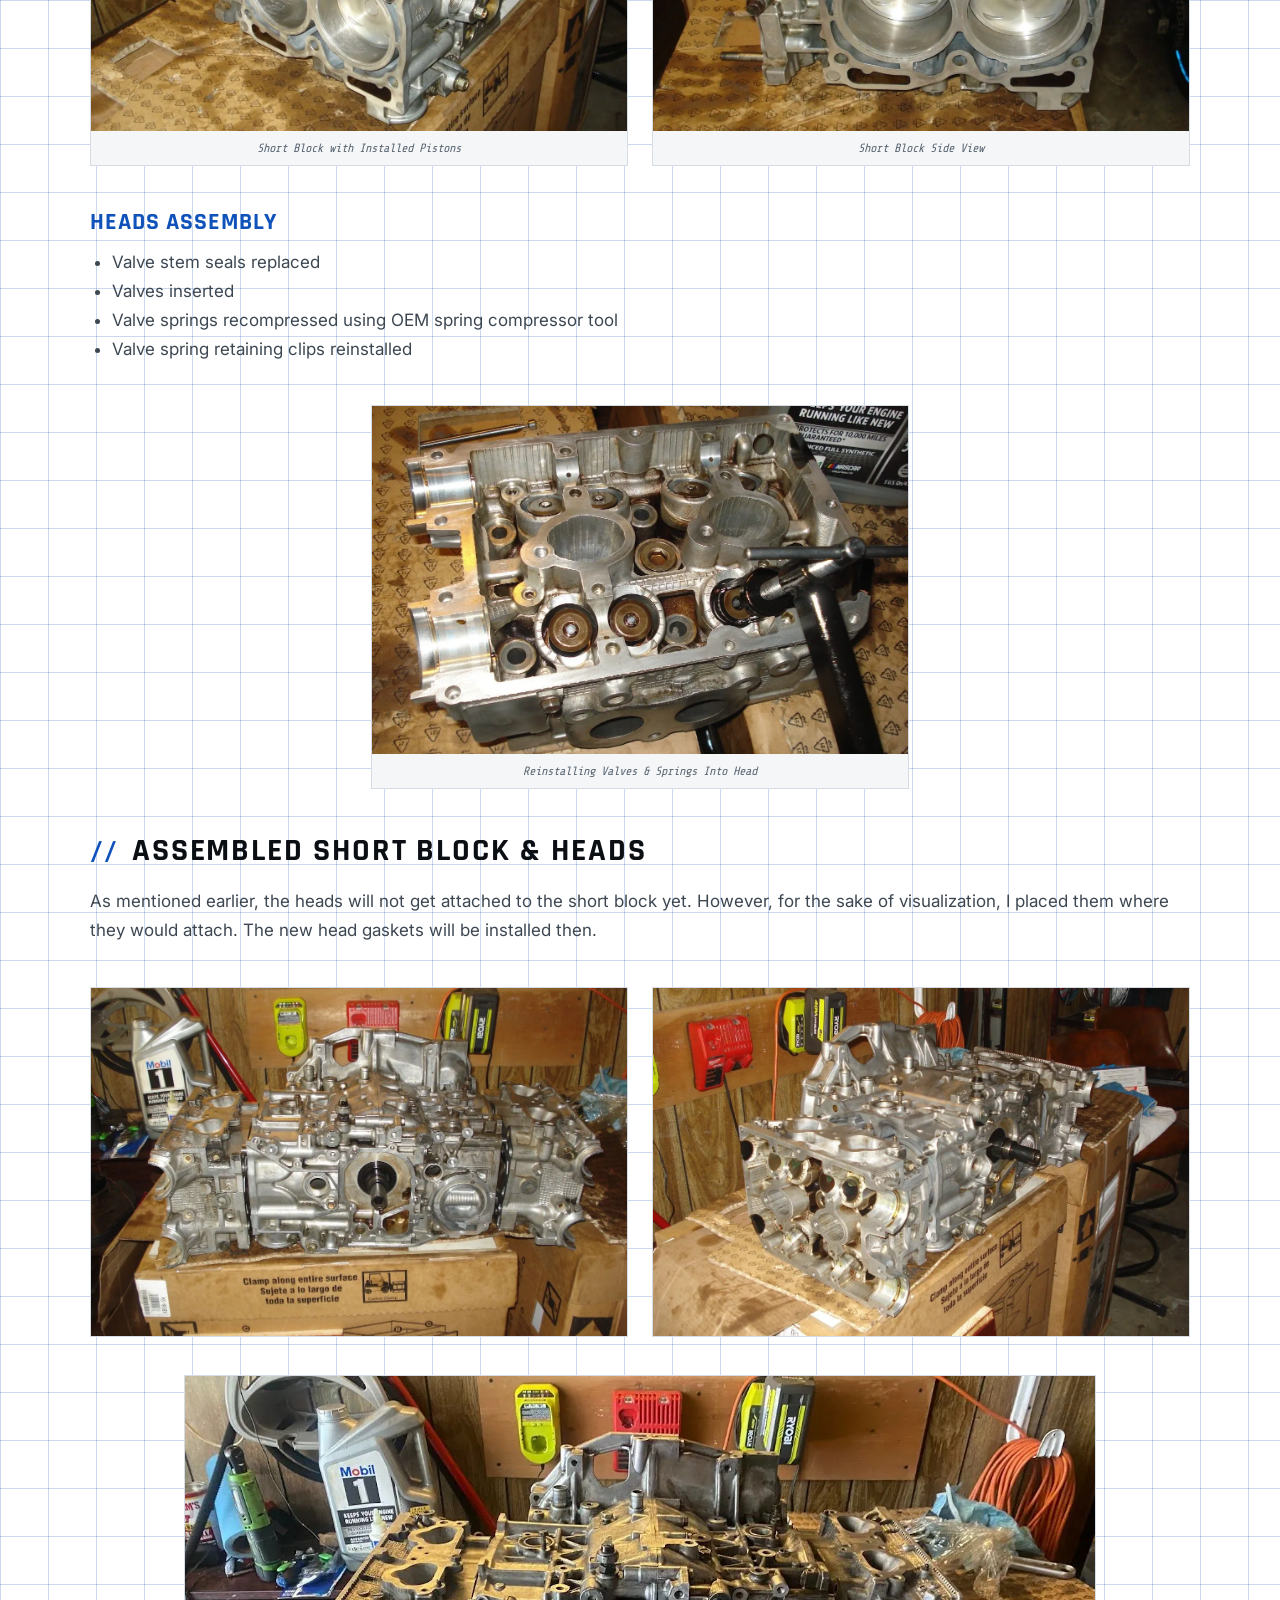
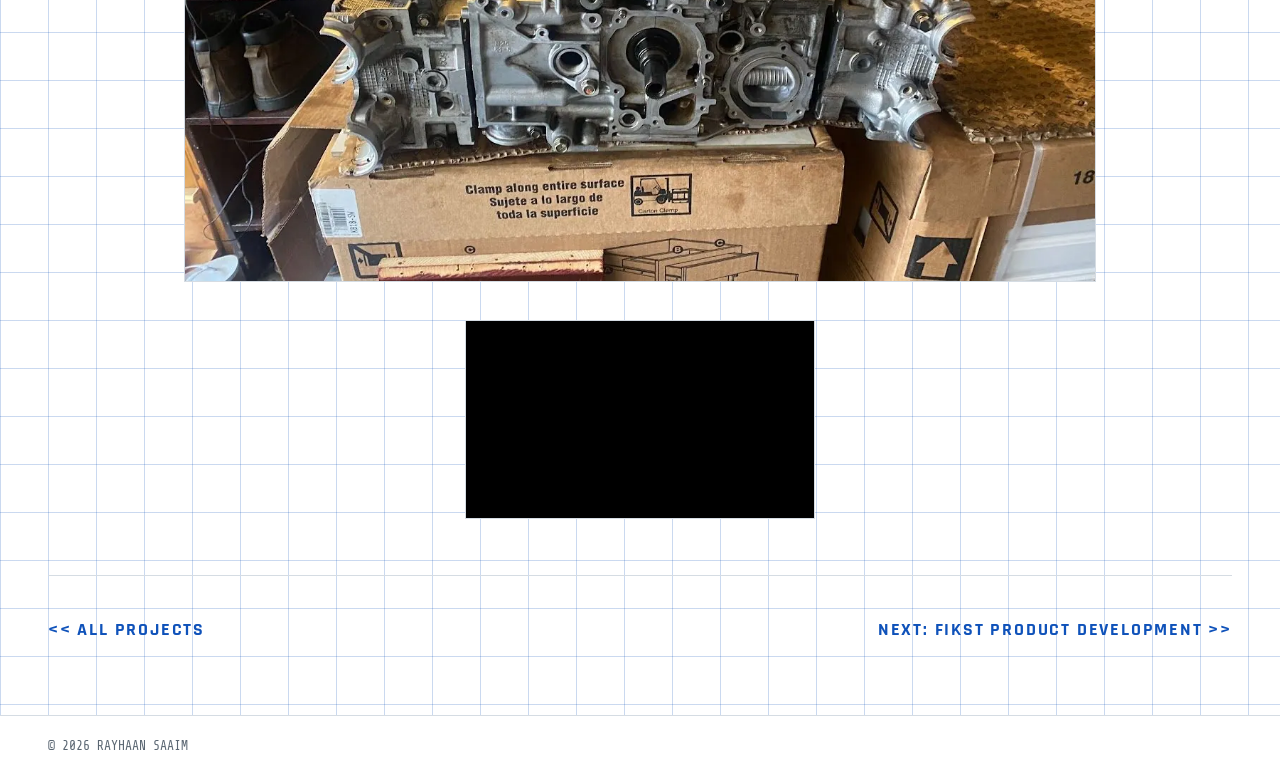
<file: projects/ej255.html>
<!doctype html>
<html lang="en" data-theme="light">
<head>
<meta charset="utf-8">
<meta name="viewport" content="width=device-width, initial-scale=1">
<title>EJ255 Engine Rebuild — Rayhaan Saaim</title>
<meta name="description" content="EJ255 Engine Rebuild: a project by Rayhaan Saaim, mechanical engineer.">
<meta property="og:title" content="EJ255 Engine Rebuild — Rayhaan Saaim">
<meta property="og:description" content="EJ255 Engine Rebuild: a project by Rayhaan Saaim, mechanical engineer.">
<meta property="og:image" content="https://rsaaim.github.io/assets/img/hero/01_hero-holding-rear-suspension.webp">
<link rel="icon" href="../assets/favicon.svg" type="image/svg+xml">
<script>try{var t=localStorage.getItem('theme');if(t==='dark'||t==='light')document.documentElement.setAttribute('data-theme',t);}catch(e){}</script>
<script>try{var h=document.documentElement,p=location.pathname;if((p==='/'||p.slice(-11)==='/index.html')&&!matchMedia('(prefers-reduced-motion: reduce)').matches&&!sessionStorage.getItem('booted'))h.classList.add('boot');}catch(e){}</script>
<link rel="preconnect" href="https://fonts.googleapis.com">
<link rel="preconnect" href="https://fonts.gstatic.com" crossorigin>
<link href="https://fonts.googleapis.com/css2?family=Rajdhani:wght@500;600;700&family=Share+Tech+Mono&family=Inter:wght@400;500;600&display=swap" rel="stylesheet">
<link rel="stylesheet" href="../css/style.css">
</head>
<body>
<a class="skip" href="#main">Skip to content</a>
<header class="site-header">
  <a class="brand" href="../index.html"><span class="brand-mark" aria-hidden="true">RS</span><span class="brand-name">R.SAAIM</span></a>
  <nav class="nav" aria-label="Main">
    <a href="../index.html#experience">EXPERIENCE</a>
    <a href="../index.html#projects">PROJECTS</a>
        <a href="../formula-sae.html">FORMULA SAE</a>
    <a class="btn-resume" href="../resume.pdf" target="_blank" rel="noopener">RESUME</a>
    <button class="theme-toggle" type="button" aria-label="Switch to dark mode">DARK</button>
  </nav>
</header>
<main id="main">

  <div class="wrap crumb"><a href="../index.html">HOME</a> / <a href="../index.html#projects">PROJECTS</a> / EJ255 ENGINE REBUILD</div>
  <section class="wrap proj-hero">
    <p class="eyebrow">Personal Project | 2024-25</p>
    <h1>EJ255 Engine Rebuild</h1>
    <div class="specs"><div><p class="k">ENGINE</p><p class="v">EJ255 TURBO</p></div><div><p class="k">DONOR</p><p class="v">SUBARU OUTBACK 2.5 XT</p></div><div><p class="k">YEAR</p><p class="v">2005</p></div></div>
  </section>
  <article class="wrap layout" style="padding-bottom:24px">
<div class="lrow"><div class="lcol" style="grid-column:1 / span 12"><p>Over my Winter break, I wanted to occupy my time with a fun engineering project that would enhance my knowledge of mechanical systems, broaden my hands-on experience and technical intuition, as well as provide me with a working engine for later use. This project was motivated by my interest in automotive and my desire to eventually put this engine into a 2007 Subaru WRX. My brother, who had done a similar project, was there to help me pull the engine from the junkyard.</p><p>We went to a junkyard in Buffalo and found a 2005 Subaru Outback 2.5 XT that had our desired turbocharged boxer engine. We took off the oil drain plug to ensure the oil did not have metal shavings, for that would indicate damage to the engine block. We then worked to take the engine out of the engine bay, which included taking off numerous bolts and hoses that held the engine accessories in place. Then we took the engine to our garage.</p></div></div>
<div class="lrow"><div class="lcol" style="grid-column:2 / span 5"><figure class="lfig"><a href="../assets/img/site/ej255/ej255_01_2005-subaru-outback-2-5-xt.webp"><img src="../assets/img/site/ej255/ej255_01_2005-subaru-outback-2-5-xt.webp" alt="2005 Subaru Outback 2.5 XT" loading="lazy"></a><figcaption><em>2005 Subaru Outback 2.5 XT</em></figcaption></figure></div><div class="lcol" style="grid-column:8 / span 5"><figure class="lfig"><a href="../assets/img/site/ej255/ej255_02_subaru-outback-engine-bay.webp"><img src="../assets/img/site/ej255/ej255_02_subaru-outback-engine-bay.webp" alt="Subaru Outback Engine Bay" loading="lazy"></a><figcaption><em>Subaru Outback Engine Bay</em></figcaption></figure></div></div>
<div class="lrow"><div class="lcol" style="grid-column:1 / span 12"><h2><strong>Disassembly</strong></h2><p>After placing the engine on an engine stand I acquired, I...</p><ul><li>Took off the exhaust manifold and other remaining accessories and pipes/hoses</li><li>Plugged all the holes that lead into the block with paper towels and did a general cleaning of the outside</li><li>Took off the timing components in the front of the engine, which left the long block remaining</li><li>Removed the cam covers and camshafts off of the heads</li><li>Removed the heads off both sides of the block. I used a valve compressor tool to compress all the springs holding the valves in<ul><li>I carefully handled these for any minor bends would compromise the whole valve. I also kept track of where each of the valves and springs went, for it’s crucial that they remain the same orientation</li></ul></li><li>Took out the pistons, split the block, and took out the crankshaft and connecting rods</li></ul><p>During this whole process, I carefully labeled everything, including bolts, pistons, small accessories, etc.</p></div></div>
<div class="lrow"><div class="lcol" style="grid-column:1 / span 5"><figure class="lfig"><a href="../assets/img/site/ej255/ej255_03.webp"><img src="../assets/img/site/ej255/ej255_03.webp" alt="EJ255 Engine Rebuild" loading="lazy"></a></figure><figure class="lfig"><a href="../assets/img/site/ej255/ej255_04_short-block-heads-removed.webp"><img src="../assets/img/site/ej255/ej255_04_short-block-heads-removed.webp" alt="Short Block (Heads Removed)" loading="lazy"></a><figcaption><em>Short Block (Heads Removed)</em></figcaption></figure></div><div class="lcol" style="grid-column:6 / span 6"><figure class="lfig"><a href="../assets/img/site/ej255/ej255_05_engine-top-view.webp"><img src="../assets/img/site/ej255/ej255_05_engine-top-view.webp" alt="Engine Top View" loading="lazy"></a><figcaption><em>Engine Top View</em></figcaption></figure></div></div>
<div class="lrow"><div class="lcol" style="grid-column:1 / span 12"><h3><strong>Cleaning</strong></h3><p>Next, I carefully cleaned all the components, making sure sensitive moving parts remained oil to prevent flash rusting. This was done mainly with Purple Power Degreaser, Brake Cleaner, Various Brushes, a microfiber cloth, an air compressor, and a toothbrush which worked overtime. This stage of the process took quite some time and the Buffalo Winter definitely did not help. In fact, the cold made it quite difficult to continue working on this project, so I eventually deemed it necessary to stop. While I was eager to work on this rebuild, I also wanted to make sure I was enjoying it. I decided to re-oil and wrap everything with plastic wrap, with an emphasis on careful labeling.</p></div></div>
<div class="lrow"><div class="lcol" style="grid-column:2 / span 5"><figure class="lfig"><a href="../assets/img/site/ej255/ej255_06_cylinder-heads-before-and-after-cleaning.webp"><img src="../assets/img/site/ej255/ej255_06_cylinder-heads-before-and-after-cleaning.webp" alt="Cylinder Heads Before and After Cleaning" loading="lazy"></a><figcaption><em>Cylinder Heads Before and After Cleaning</em></figcaption></figure></div><div class="lcol" style="grid-column:8 / span 4"><figure class="lfig"><a href="../assets/img/site/ej255/ej255_07_removed-cam-covers-and-camshafts.webp"><img src="../assets/img/site/ej255/ej255_07_removed-cam-covers-and-camshafts.webp" alt="Removed Cam Covers and Camshafts" loading="lazy"></a><figcaption><em>Removed Cam Covers and Camshafts</em></figcaption></figure></div></div>
<div class="lrow"><div class="lcol" style="grid-column:1 / span 6"><figure class="lfig"><a href="../assets/img/site/ej255/ej255_08_passenger-side-head-bolts.webp"><img src="../assets/img/site/ej255/ej255_08_passenger-side-head-bolts.webp" alt="Passenger Side Head &amp;amp; Bolts" loading="lazy"></a><figcaption><em>Passenger Side Head &amp; Bolts</em></figcaption></figure></div><div class="lcol" style="grid-column:7 / span 6"><figure class="lfig"><a href="../assets/img/site/ej255/ej255_09_valve-compressor-tool-in-action-on-head.webp"><img src="../assets/img/site/ej255/ej255_09_valve-compressor-tool-in-action-on-head.webp" alt="Valve Compressor Tool in Action (On Head)" loading="lazy"></a><figcaption><em>Valve Compressor Tool in Action (On Head)</em></figcaption></figure></div></div>
<div class="lrow"><div class="lcol" style="grid-column:4 / span 6"><figure class="lfig"><a href="../assets/img/site/ej255/ej255_10_buckets-valves-springs-and-retaining-clips-driver-.webp"><img src="../assets/img/site/ej255/ej255_10_buckets-valves-springs-and-retaining-clips-driver-.webp" alt="Buckets, Valves &amp;amp; Springs, and Retaining Clips (Driver&#x27;s Side)" loading="lazy"></a><figcaption><em>Buckets, Valves &amp; Springs, and Retaining Clips (Driver's Side)</em></figcaption></figure></div></div>
<div class="lrow"><div class="lcol" style="grid-column:1 / span 12"><h2><strong>Preparation</strong></h2><h3><strong>Valve Lapping</strong></h3><p>The valves shall be lapped in order to ensure a proper seal between the edge of the valves and the head. This is done with valve lapping compound that sands down both mating surfaces together to ensure a smooth seal and contact. This is done by applying the compound onto the valve, seating it inside the head and rotating it back and forth. The compound breaks down into finer grit as the valve is rotated, so completion is detected via sound as the grinding gets quieter.</p></div></div>
<div class="lrow"><div class="lcol" style="grid-column:1 / span 6"><figure class="lfig"><a href="../assets/img/site/ej255/ej255_11_valve-with-lapping-compound.webp"><img src="../assets/img/site/ej255/ej255_11_valve-with-lapping-compound.webp" alt="Valve with Lapping Compound" loading="lazy"></a><figcaption><em>Valve with Lapping Compound</em></figcaption></figure></div><div class="lcol" style="grid-column:7 / span 6"><figure class="lfig"><a href="../assets/img/site/ej255/ej255_12_valve-lapping-handle-tool-for-rotating-valve.webp"><img src="../assets/img/site/ej255/ej255_12_valve-lapping-handle-tool-for-rotating-valve.webp" alt="Valve Lapping Handle Tool (For Rotating Valve)" loading="lazy"></a><figcaption><em>Valve Lapping Handle Tool (For Rotating Valve)</em></figcaption></figure></div></div>
<div class="lrow"><div class="lcol" style="grid-column:4 / span 6"><figure class="lfig"><a href="../assets/img/site/ej255/ej255_13_valve-before-lapping-left-and-after-right.webp"><img src="../assets/img/site/ej255/ej255_13_valve-before-lapping-left-and-after-right.webp" alt="Valve Before Lapping (Left) and After (Right)" loading="lazy"></a><figcaption><em>Valve Before Lapping (Left) and After (Right)</em></figcaption></figure></div></div>
<div class="lrow"><div class="lcol" style="grid-column:1 / span 12"><h3><strong>Head Flatness</strong></h3><p>The heads can be subjected to warping as a result of the engine overheating. The heads shall be checked for warpage, for warped heads can cause a head gasket failure. This is done with a machinists level and feeler gauges. The feeler gauge is inserted between the head and level in various locations to ensure flatness is to the specification set by Subaru. Thankfully my heads were within spec. Otherwise, the heads shall be decked by a machinist or done at home a somewhat sketchier way with sandpaper and a flat tile.</p></div></div>
<div class="lrow"><div class="lcol" style="grid-column:3 / span 8"><figure class="lfig"><a href="../assets/img/site/ej255/ej255_14_head-machinist-level-and-feeler-gauges.webp"><img src="../assets/img/site/ej255/ej255_14_head-machinist-level-and-feeler-gauges.webp" alt="Head, Machinist Level and Feeler Gauges" loading="lazy"></a><figcaption><em>Head, Machinist Level and Feeler Gauges</em></figcaption></figure></div></div>
<div class="lrow"><div class="lcol" style="grid-column:1 / span 12"><h3><strong>Honing / Deglazing</strong></h3><p>The cylinder walls can become glazed over the engines lifetime. It is a good idea to deglaze or hone the cylinder walls for proper piston ring seating and sealing. This was done with a specialized tool that attaches to a hand drill. This attachment has three stones that scrape the cylinder walls. It is up to the user to achieve a 45° cross hatch pattern on the walls by controlling the rpm of the drill as well as the periodic longitudinal motion of the drill into the cylinder.</p></div></div>
<div class="lrow"><div class="lcol" style="grid-column:1 / span 8"><figure class="lfig"><a href="../assets/img/site/ej255/ej255_15_one-half-of-short-block-and-cylinder-honing-drill-.webp"><img src="../assets/img/site/ej255/ej255_15_one-half-of-short-block-and-cylinder-honing-drill-.webp" alt="One Half of Short Block and Cylinder Honing Drill Attachment" loading="lazy"></a><figcaption><em>One Half of Short Block and Cylinder Honing Drill Attachment</em></figcaption></figure></div><div class="lcol" style="grid-column:9 / span 4"><figure class="lfig"><a href="../assets/img/site/ej255/ej255_16_honed-cylinder-wall.webp"><img src="../assets/img/site/ej255/ej255_16_honed-cylinder-wall.webp" alt="Honed Cylinder Wall" loading="lazy"></a><figcaption><em>Honed Cylinder Wall</em></figcaption></figure></div></div>
<div class="lrow"><div class="lcol" style="grid-column:1 / span 12"><h2><strong>Assembly</strong></h2><p>The engine remained disassembled and wrapped for some time, due to being away from home. It was a dilemma whether to assemble it or not due to the unknown period of time between assembly and actual use. Also, full assembly would make the engine significantly harder to transport and require additional equipment to do so.</p><p>I decided to fully assemble the short block and the heads. However, I would not connect the heads to the short block to allow transportability until the engine is ready for use. Installation of the heads onto the short block is the least challenging part of the assembly process. In addition, the engine can be reoiled prior to full assembly/initial startup.</p></div></div>
<div class="lrow"><div class="lcol" style="grid-column:1 / span 12"><h3><strong>Short Block Assembly</strong></h3><ul><li>Connecting rod bearings replaced</li><li>Connecting rods attached to crankshaft and torqued to spec</li><li>Main bearings replaced</li><li>Four O-Rings Replaced</li><li>Permatex gasket applied to short block</li><li>Short block bolted together and torqued to spec</li></ul></div></div>
<div class="lrow"><div class="lcol" style="grid-column:1 / span 6"><figure class="lfig"><a href="../assets/img/site/ej255/ej255_17_connecting-rods-replacement-bearings-and-crankshaf.webp"><img src="../assets/img/site/ej255/ej255_17_connecting-rods-replacement-bearings-and-crankshaf.webp" alt="Connecting Rods, Replacement Bearings and Crankshaft" loading="lazy"></a><figcaption><em>Connecting Rods, Replacement Bearings and Crankshaft</em></figcaption></figure></div><div class="lcol" style="grid-column:7 / span 6"><figure class="lfig"><a href="../assets/img/site/ej255/ej255_18_assembled-crankshaft-and-connecting-rods.webp"><img src="../assets/img/site/ej255/ej255_18_assembled-crankshaft-and-connecting-rods.webp" alt="Assembled Crankshaft and Connecting Rods" loading="lazy"></a><figcaption><em>Assembled Crankshaft and Connecting Rods</em></figcaption></figure></div></div>
<div class="lrow"><div class="lcol" style="grid-column:4 / span 6"><figure class="lfig"><a href="../assets/img/site/ej255/ej255_19_crankshaft-assembly-front-view.webp"><img src="../assets/img/site/ej255/ej255_19_crankshaft-assembly-front-view.webp" alt="Crankshaft Assembly Front View" loading="lazy"></a><figcaption><em>Crankshaft Assembly Front View</em></figcaption></figure></div></div>
<div class="lrow"><div class="lcol" style="grid-column:1 / span 6"><figure class="lfig"><a href="../assets/img/site/ej255/ej255_20_separated-short-block-pre-assembly.webp"><img src="../assets/img/site/ej255/ej255_20_separated-short-block-pre-assembly.webp" alt="Separated Short Block Pre-Assembly" loading="lazy"></a><figcaption><em>Separated Short Block Pre-Assembly</em></figcaption></figure></div><div class="lcol" style="grid-column:7 / span 6"><figure class="lfig"><a href="../assets/img/site/ej255/ej255_21_main-bearings-replaced.webp"><img src="../assets/img/site/ej255/ej255_21_main-bearings-replaced.webp" alt="Main Bearings Replaced" loading="lazy"></a><figcaption><em>Main Bearings Replaced</em></figcaption></figure></div></div>
<div class="lrow"><div class="lcol" style="grid-column:1 / span 6"><figure class="lfig"><a href="../assets/img/site/ej255/ej255_22_assembled-short-block-front-view.webp"><img src="../assets/img/site/ej255/ej255_22_assembled-short-block-front-view.webp" alt="Assembled Short Block (Front View)" loading="lazy"></a><figcaption><em>Assembled Short Block (Front View)</em></figcaption></figure></div><div class="lcol" style="grid-column:7 / span 6"><figure class="lfig"><a href="../assets/img/site/ej255/ej255_23_assembled-short-block-side-view.webp"><img src="../assets/img/site/ej255/ej255_23_assembled-short-block-side-view.webp" alt="Assembled Short Block (Side View)" loading="lazy"></a><figcaption><em>Assembled Short Block (Side View)</em></figcaption></figure></div></div>
<div class="lrow"><div class="lcol" style="grid-column:1 / span 12"><ul><li>Piston ring gaps checked with feeler gauge &amp; confirmed within spec</li><li>Piston rings replaced</li><li>Pistons reinstalled onto connecting rods (NONTRIVIAL)</li></ul></div></div>
<div class="lrow"><div class="lcol" style="grid-column:2 / span 4"><figure class="lfig"><a href="../assets/img/site/ej255/ej255_24_checking-piston-ring-gaps.webp"><img src="../assets/img/site/ej255/ej255_24_checking-piston-ring-gaps.webp" alt="Checking Piston Ring Gaps" loading="lazy"></a><figcaption><em>Checking Piston Ring Gaps</em></figcaption></figure></div><div class="lcol" style="grid-column:6 / span 6"><figure class="lfig"><a href="../assets/img/site/ej255/ej255_25_piston-with-replaced-rings.webp"><img src="../assets/img/site/ej255/ej255_25_piston-with-replaced-rings.webp" alt="Piston with Replaced Rings" loading="lazy"></a><figcaption><em>Piston with Replaced Rings</em></figcaption></figure></div></div>
<div class="lrow"><div class="lcol" style="grid-column:1 / span 6"><figure class="lfig"><a href="../assets/img/site/ej255/ej255_26_short-block-with-installed-pistons.webp"><img src="../assets/img/site/ej255/ej255_26_short-block-with-installed-pistons.webp" alt="Short Block with Installed Pistons" loading="lazy"></a><figcaption><em>Short Block with Installed Pistons</em></figcaption></figure></div><div class="lcol" style="grid-column:7 / span 6"><figure class="lfig"><a href="../assets/img/site/ej255/ej255_27_short-block-side-view.webp"><img src="../assets/img/site/ej255/ej255_27_short-block-side-view.webp" alt="Short Block Side View" loading="lazy"></a><figcaption><em>Short Block Side View</em></figcaption></figure></div></div>
<div class="lrow"><div class="lcol" style="grid-column:1 / span 12"><h3><strong>Heads Assembly</strong></h3><ul><li>Valve stem seals replaced</li><li>Valves inserted</li><li>Valve springs recompressed using OEM spring compressor tool</li><li>Valve spring retaining clips reinstalled</li></ul></div></div>
<div class="lrow"><div class="lcol" style="grid-column:4 / span 6"><figure class="lfig"><a href="../assets/img/site/ej255/ej255_28_reinstalling-valves-springs-into-head.webp"><img src="../assets/img/site/ej255/ej255_28_reinstalling-valves-springs-into-head.webp" alt="Reinstalling Valves &amp;amp; Springs Into Head" loading="lazy"></a><figcaption><em>Reinstalling Valves &amp; Springs Into Head</em></figcaption></figure></div></div>
<div class="lrow"><div class="lcol" style="grid-column:1 / span 12"><h2><strong>Assembled Short Block &amp; Heads</strong></h2><p>As mentioned earlier, the heads will not get attached to the short block yet. However, for the sake of visualization, I placed them where they would attach. The new head gaskets will be installed then.</p></div></div>
<div class="lrow"><div class="lcol" style="grid-column:1 / span 6"><figure class="lfig"><a href="../assets/img/site/ej255/ej255_29.webp"><img src="../assets/img/site/ej255/ej255_29.webp" alt="EJ255 Engine Rebuild" loading="lazy"></a></figure></div><div class="lcol" style="grid-column:7 / span 6"><figure class="lfig"><a href="../assets/img/site/ej255/ej255_30.webp"><img src="../assets/img/site/ej255/ej255_30.webp" alt="EJ255 Engine Rebuild" loading="lazy"></a></figure></div></div>
<div class="lrow"><div class="lcol" style="grid-column:2 / span 10"><figure class="lfig"><a href="../assets/img/site/ej255/ej255_31_img-9750-mov.webp"><img src="../assets/img/site/ej255/ej255_31_img-9750-mov.webp" alt="EJ255 Engine Rebuild" loading="lazy"></a></figure></div></div>
<div class="lrow"><div class="lcol" style="grid-column:5 / span 4"><div class="video"><iframe src="https://drive.google.com/file/d/1raUv6YgDzMtY4eGbnukAlfMQaSjeti5C/preview" allow="autoplay" allowfullscreen loading="lazy" title="Video"></iframe></div></div></div>
    <div class="next-proj"><a href="../index.html#projects">&lt;&lt; ALL PROJECTS</a><a href="fikst-2024.html">NEXT: FIKST PRODUCT DEVELOPMENT &gt;&gt;</a></div>
  </article>
</main>
<footer class="site-footer"><span>© 2026 RAYHAAN SAAIM</span></footer>
<script src="../js/site.js"></script>
</body>
</html>
</file>
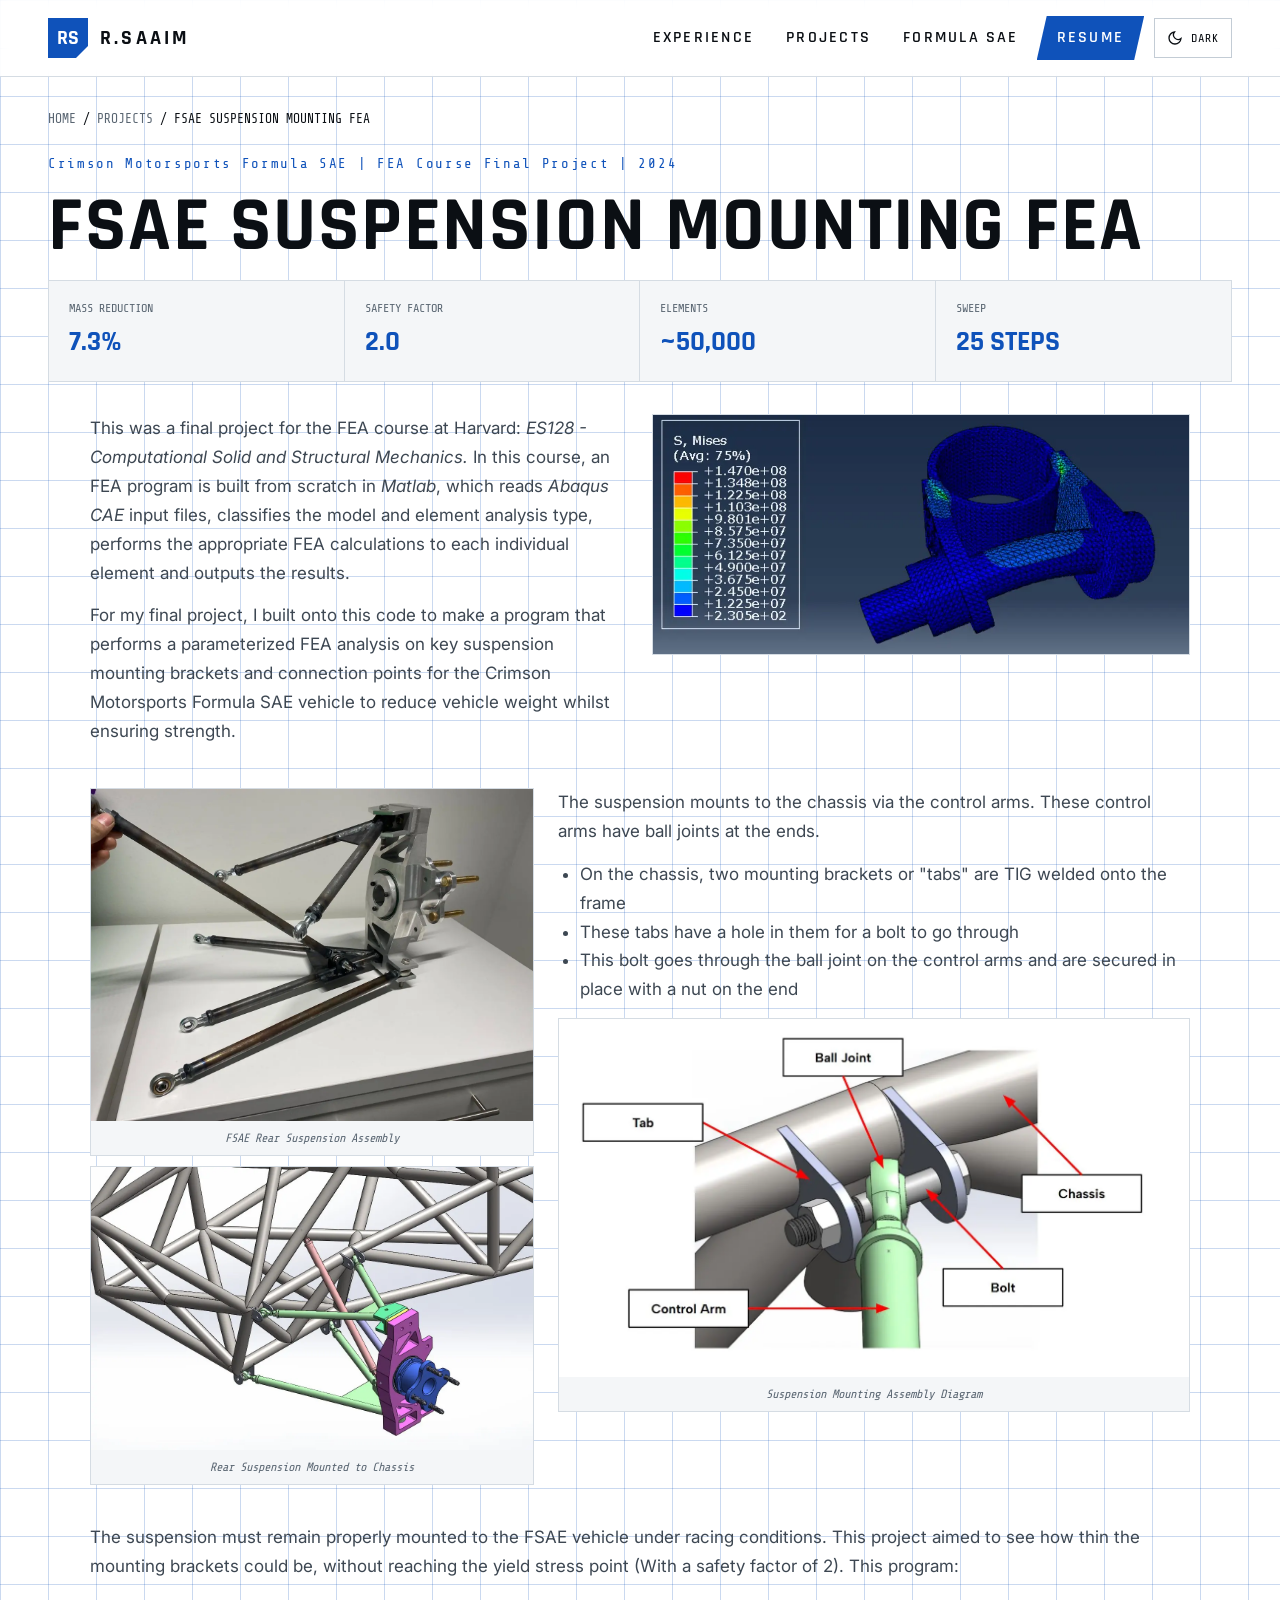
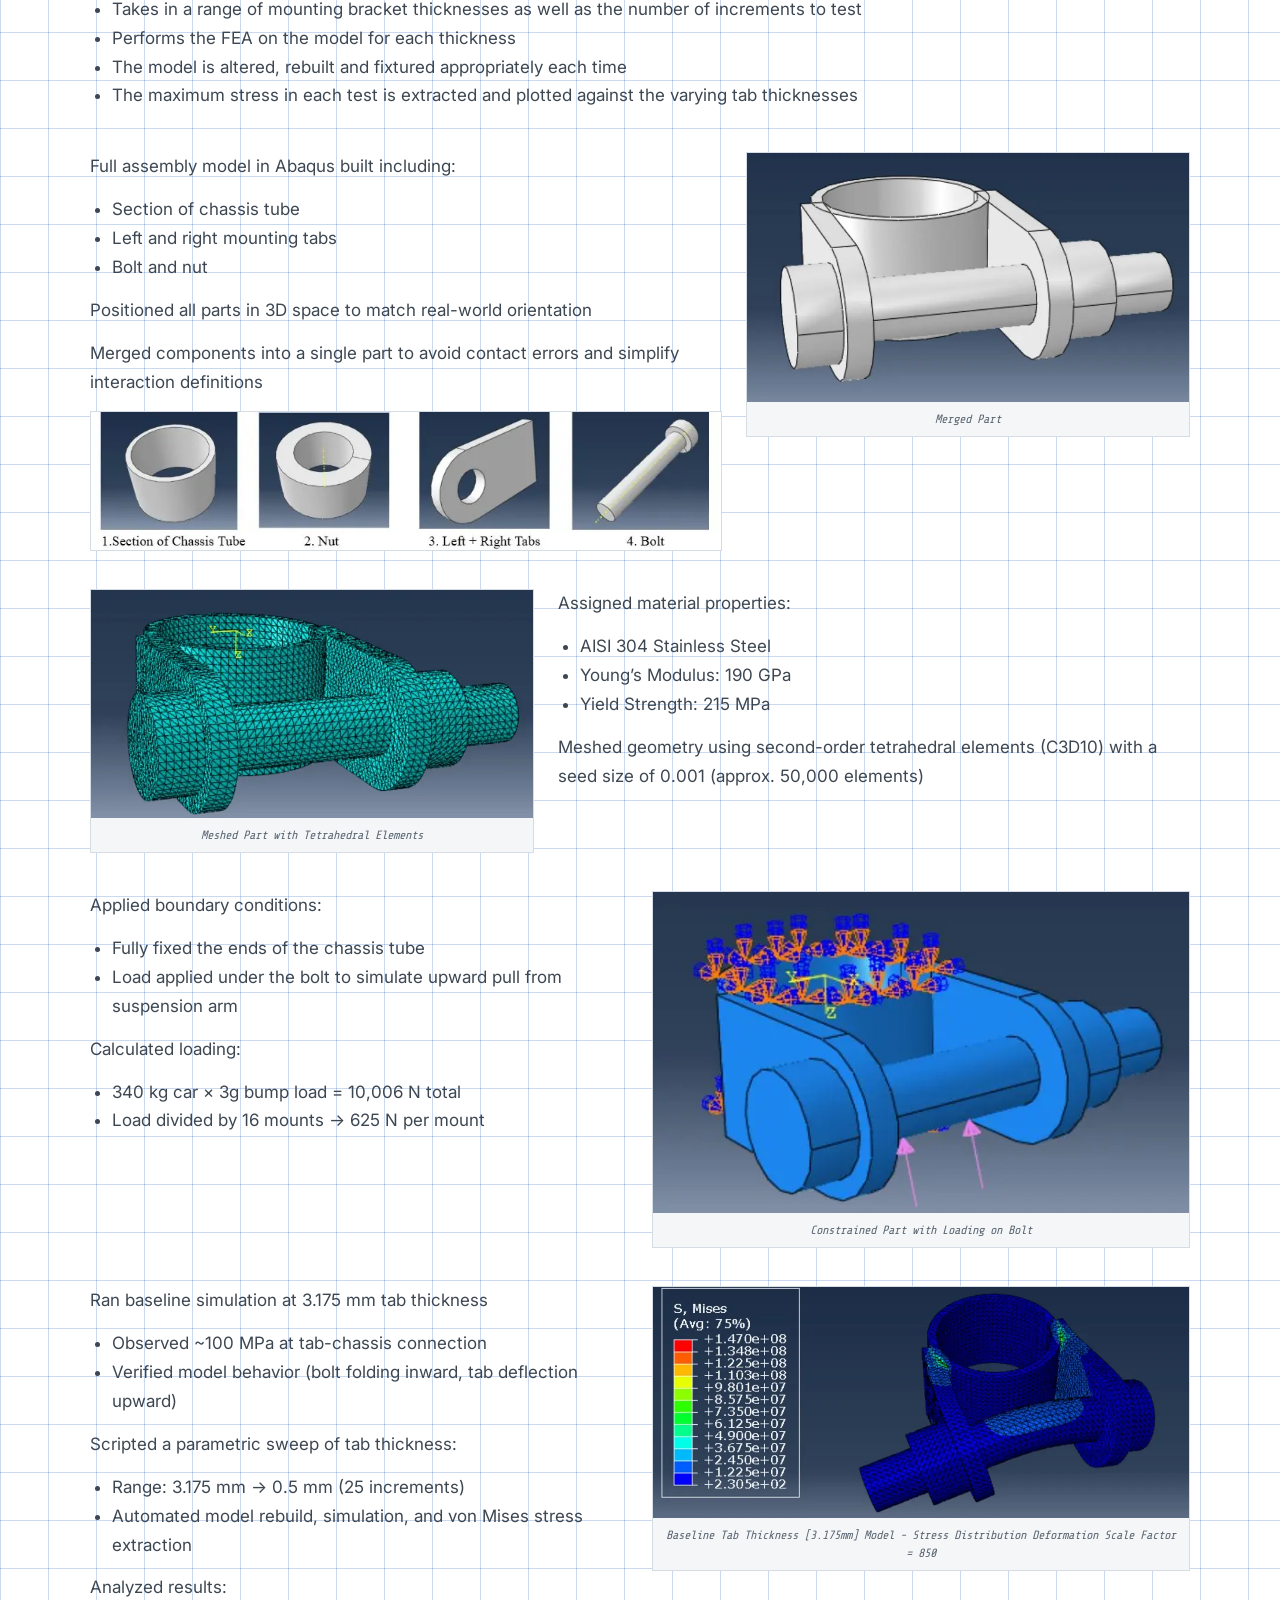
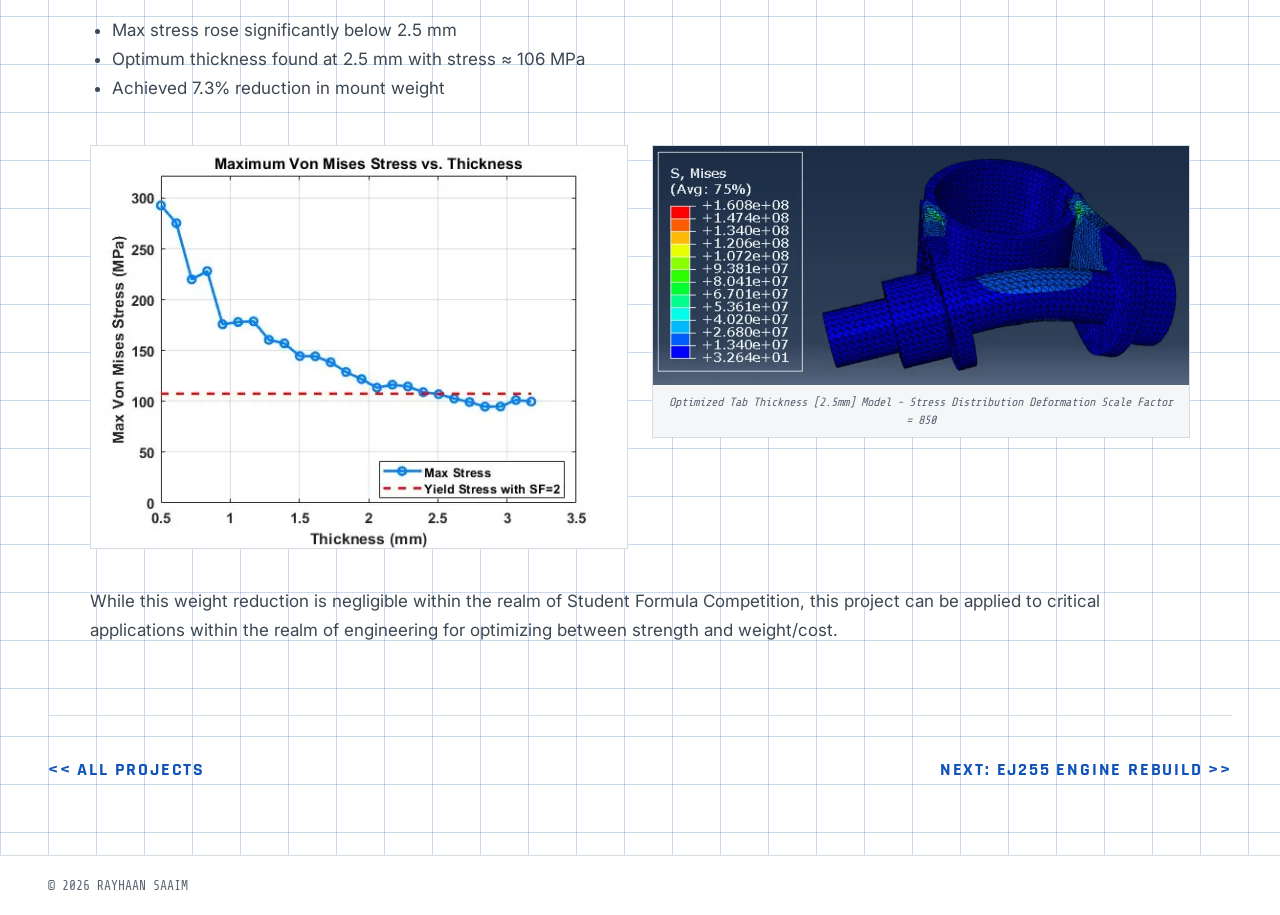
<file: projects/fea.html>
<!doctype html>
<html lang="en" data-theme="light">
<head>
<meta charset="utf-8">
<meta name="viewport" content="width=device-width, initial-scale=1">
<title>FSAE Suspension Mounting FEA — Rayhaan Saaim</title>
<meta name="description" content="FSAE Suspension Mounting FEA: a project by Rayhaan Saaim, mechanical engineer.">
<meta property="og:title" content="FSAE Suspension Mounting FEA — Rayhaan Saaim">
<meta property="og:description" content="FSAE Suspension Mounting FEA: a project by Rayhaan Saaim, mechanical engineer.">
<meta property="og:image" content="https://rsaaim.github.io/assets/img/hero/01_hero-holding-rear-suspension.webp">
<link rel="icon" href="../assets/favicon.svg" type="image/svg+xml">
<script>try{var t=localStorage.getItem('theme');if(t==='dark'||t==='light')document.documentElement.setAttribute('data-theme',t);}catch(e){}</script>
<script>try{var h=document.documentElement,p=location.pathname;if((p==='/'||p.slice(-11)==='/index.html')&&!matchMedia('(prefers-reduced-motion: reduce)').matches&&!sessionStorage.getItem('booted'))h.classList.add('boot');}catch(e){}</script>
<link rel="preconnect" href="https://fonts.googleapis.com">
<link rel="preconnect" href="https://fonts.gstatic.com" crossorigin>
<link href="https://fonts.googleapis.com/css2?family=Rajdhani:wght@500;600;700&family=Share+Tech+Mono&family=Inter:wght@400;500;600&display=swap" rel="stylesheet">
<link rel="stylesheet" href="../css/style.css">
</head>
<body>
<a class="skip" href="#main">Skip to content</a>
<header class="site-header">
  <a class="brand" href="../index.html"><span class="brand-mark" aria-hidden="true">RS</span><span class="brand-name">R.SAAIM</span></a>
  <nav class="nav" aria-label="Main">
    <a href="../index.html#experience">EXPERIENCE</a>
    <a href="../index.html#projects">PROJECTS</a>
        <a href="../formula-sae.html">FORMULA SAE</a>
    <a class="btn-resume" href="../resume.pdf" target="_blank" rel="noopener">RESUME</a>
    <button class="theme-toggle" type="button" aria-label="Switch to dark mode">DARK</button>
  </nav>
</header>
<main id="main">

  <div class="wrap crumb"><a href="../index.html">HOME</a> / <a href="../index.html#projects">PROJECTS</a> / FSAE SUSPENSION MOUNTING FEA</div>
  <section class="wrap proj-hero">
    <p class="eyebrow">Crimson Motorsports Formula SAE | FEA Course Final Project | 2024</p>
    <h1>FSAE Suspension Mounting FEA</h1>
    <div class="specs"><div><p class="k">MASS REDUCTION</p><p class="v">7.3%</p></div><div><p class="k">SAFETY FACTOR</p><p class="v">2.0</p></div><div><p class="k">ELEMENTS</p><p class="v">~50,000</p></div><div><p class="k">SWEEP</p><p class="v">25 STEPS</p></div></div>
  </section>
  <article class="wrap layout" style="padding-bottom:24px">
<div class="lrow"><div class="lcol" style="grid-column:1 / span 6"><p>This was a final project for the FEA course at Harvard: <em>ES128 - Computational Solid and Structural Mechanics. </em>In this course, an FEA program is built from scratch in <em>Matlab</em>, which reads <em>Abaqus CAE </em>input files, classifies the model and element analysis type, performs the appropriate FEA calculations to each individual element and outputs the results.</p><p>For my final project, I built onto this code to make a program that performs a parameterized FEA analysis on key suspension mounting brackets and connection points for the Crimson Motorsports Formula SAE vehicle to reduce vehicle weight whilst ensuring strength.</p></div><div class="lcol" style="grid-column:7 / span 6"><figure class="lfig"><a href="../assets/img/site/fsae-fea/fsae-fea_01.webp"><img src="../assets/img/site/fsae-fea/fsae-fea_01.webp" alt="FSAE Suspension Mounting FEA" loading="lazy"></a></figure></div></div>
<div class="lrow"><div class="lcol" style="grid-column:1 / span 5"><figure class="lfig"><a href="../assets/img/site/fsae-fea/fsae-fea_02_fsae-rear-suspension-assembly.webp"><img src="../assets/img/site/fsae-fea/fsae-fea_02_fsae-rear-suspension-assembly.webp" alt="FSAE Rear Suspension Assembly" loading="lazy"></a><figcaption><em>FSAE Rear Suspension Assembly</em></figcaption></figure><figure class="lfig"><a href="../assets/img/site/fsae-fea/fsae-fea_03_rear-suspension-mounted-to-chassis.webp"><img src="../assets/img/site/fsae-fea/fsae-fea_03_rear-suspension-mounted-to-chassis.webp" alt="Rear Suspension Mounted to Chassis " loading="lazy"></a><figcaption><em>Rear Suspension Mounted to Chassis </em></figcaption></figure></div><div class="lcol" style="grid-column:6 / span 7"><p>The suspension mounts to the chassis via the control arms. These control arms have ball joints at the ends.</p><ul><li>On the chassis, two mounting brackets or "tabs" are TIG welded onto the frame</li><li>These tabs have a hole in them for a bolt to go through</li><li>This bolt goes through the ball joint on the control arms and are secured in place with a nut on the end</li></ul><figure class="lfig"><a href="../assets/img/site/fsae-fea/fsae-fea_04_suspension-mounting-assembly-diagram.webp"><img src="../assets/img/site/fsae-fea/fsae-fea_04_suspension-mounting-assembly-diagram.webp" alt="Suspension Mounting Assembly Diagram" loading="lazy"></a><figcaption><em>Suspension Mounting Assembly Diagram</em></figcaption></figure></div></div>
<div class="lrow"><div class="lcol" style="grid-column:1 / span 12"><p>The suspension must remain properly mounted to the FSAE vehicle under racing conditions. This project aimed to see how thin the mounting brackets could be, without reaching the yield stress point (With a safety factor of 2). This program:</p><ul><li>Takes in a range of mounting bracket thicknesses as well as the number of increments to test</li><li>Performs the FEA on the model for each thickness</li><li>The model is altered, rebuilt and fixtured appropriately each time</li><li>The maximum stress in each test is extracted and plotted against the varying tab thicknesses</li></ul></div></div>
<div class="lrow"><div class="lcol" style="grid-column:1 / span 7"><p>Full assembly model in Abaqus built including:</p><ul><li>Section of chassis tube</li><li>Left and right mounting tabs</li><li>Bolt and nut</li></ul><p>Positioned all parts in 3D space to match real-world orientation</p><p>Merged components into a single part to avoid contact errors and simplify interaction definitions</p><figure class="lfig"><a href="../assets/img/site/fsae-fea/fsae-fea_05.webp"><img src="../assets/img/site/fsae-fea/fsae-fea_05.webp" alt="FSAE Suspension Mounting FEA" loading="lazy"></a></figure></div><div class="lcol" style="grid-column:8 / span 5"><figure class="lfig"><a href="../assets/img/site/fsae-fea/fsae-fea_06_merged-part.webp"><img src="../assets/img/site/fsae-fea/fsae-fea_06_merged-part.webp" alt="Merged Part" loading="lazy"></a><figcaption><em>Merged Part</em></figcaption></figure></div></div>
<div class="lrow"><div class="lcol" style="grid-column:1 / span 5"><figure class="lfig"><a href="../assets/img/site/fsae-fea/fsae-fea_07_meshed-part-with-tetrahedral-elements.webp"><img src="../assets/img/site/fsae-fea/fsae-fea_07_meshed-part-with-tetrahedral-elements.webp" alt="Meshed Part with Tetrahedral Elements" loading="lazy"></a><figcaption><em>Meshed Part with Tetrahedral Elements</em></figcaption></figure></div><div class="lcol" style="grid-column:6 / span 7"><p>Assigned material properties:</p><ul><li>AISI 304 Stainless Steel</li><li>Young’s Modulus: 190 GPa</li><li>Yield Strength: 215 MPa</li></ul><p>Meshed geometry using second-order tetrahedral elements (C3D10) with a seed size of 0.001 (approx. 50,000 elements)</p></div></div>
<div class="lrow"><div class="lcol" style="grid-column:1 / span 6"><p>Applied boundary conditions:</p><ul><li>Fully fixed the ends of the chassis tube</li><li>Load applied under the bolt to simulate upward pull from suspension arm</li></ul><p>Calculated loading:</p><ul><li>340 kg car × 3g bump load = 10,006 N total</li><li>Load divided by 16 mounts → 625 N per mount</li></ul></div><div class="lcol" style="grid-column:7 / span 6"><figure class="lfig"><a href="../assets/img/site/fsae-fea/fsae-fea_08_constrained-part-with-loading-on-bolt.webp"><img src="../assets/img/site/fsae-fea/fsae-fea_08_constrained-part-with-loading-on-bolt.webp" alt="Constrained Part with Loading on Bolt" loading="lazy"></a><figcaption><em>Constrained Part with Loading on Bolt</em></figcaption></figure></div></div>
<div class="lrow"><div class="lcol" style="grid-column:1 / span 6"><p>Ran baseline simulation at 3.175 mm tab thickness</p><ul><li>Observed ~100 MPa at tab-chassis connection</li><li>Verified model behavior (bolt folding inward, tab deflection upward)</li></ul><p>Scripted a parametric sweep of tab thickness:</p><ul><li>Range: 3.175 mm → 0.5 mm (25 increments)</li><li>Automated model rebuild, simulation, and von Mises stress extraction</li></ul><p>Analyzed results:</p><ul><li>Max stress rose significantly below 2.5 mm</li><li>Optimum thickness found at 2.5 mm with stress ≈ 106 MPa</li><li>Achieved 7.3% reduction in mount weight</li></ul></div><div class="lcol" style="grid-column:7 / span 6"><figure class="lfig"><a href="../assets/img/site/fsae-fea/fsae-fea_09_baseline-tab-thickness-3-175mm-model-stress-distri.webp"><img src="../assets/img/site/fsae-fea/fsae-fea_09_baseline-tab-thickness-3-175mm-model-stress-distri.webp" alt="Baseline Tab Thickness [3.175mm] Model - Stress Distribution  Deformation Scale Factor = 850" loading="lazy"></a><figcaption><em>Baseline Tab Thickness [3.175mm] Model - Stress Distribution </em> <em>Deformation Scale Factor = 850</em></figcaption></figure></div></div>
<div class="lrow"><div class="lcol" style="grid-column:1 / span 6"><figure class="lfig"><a href="../assets/img/site/fsae-fea/fsae-fea_10.webp"><img src="../assets/img/site/fsae-fea/fsae-fea_10.webp" alt="FSAE Suspension Mounting FEA" loading="lazy"></a></figure></div><div class="lcol" style="grid-column:7 / span 6"><figure class="lfig"><a href="../assets/img/site/fsae-fea/fsae-fea_11_optimized-tab-thickness-2-5mm-model-stress-distrib.webp"><img src="../assets/img/site/fsae-fea/fsae-fea_11_optimized-tab-thickness-2-5mm-model-stress-distrib.webp" alt="Optimized Tab Thickness [2.5mm] Model - Stress Distribution  Deformation Scale Factor = 850" loading="lazy"></a><figcaption><em>Optimized Tab Thickness [2.5mm] Model - Stress Distribution </em> <em>Deformation Scale Factor = 850</em></figcaption></figure></div></div>
<div class="lrow"><div class="lcol" style="grid-column:1 / span 12"><p>While this weight reduction is negligible within the realm of Student Formula Competition, this project can be applied to critical applications within the realm of engineering for optimizing between strength and weight/cost.</p></div></div>
    <div class="next-proj"><a href="../index.html#projects">&lt;&lt; ALL PROJECTS</a><a href="ej255.html">NEXT: EJ255 ENGINE REBUILD &gt;&gt;</a></div>
  </article>
</main>
<footer class="site-footer"><span>© 2026 RAYHAAN SAAIM</span></footer>
<script src="../js/site.js"></script>
</body>
</html>
</file>
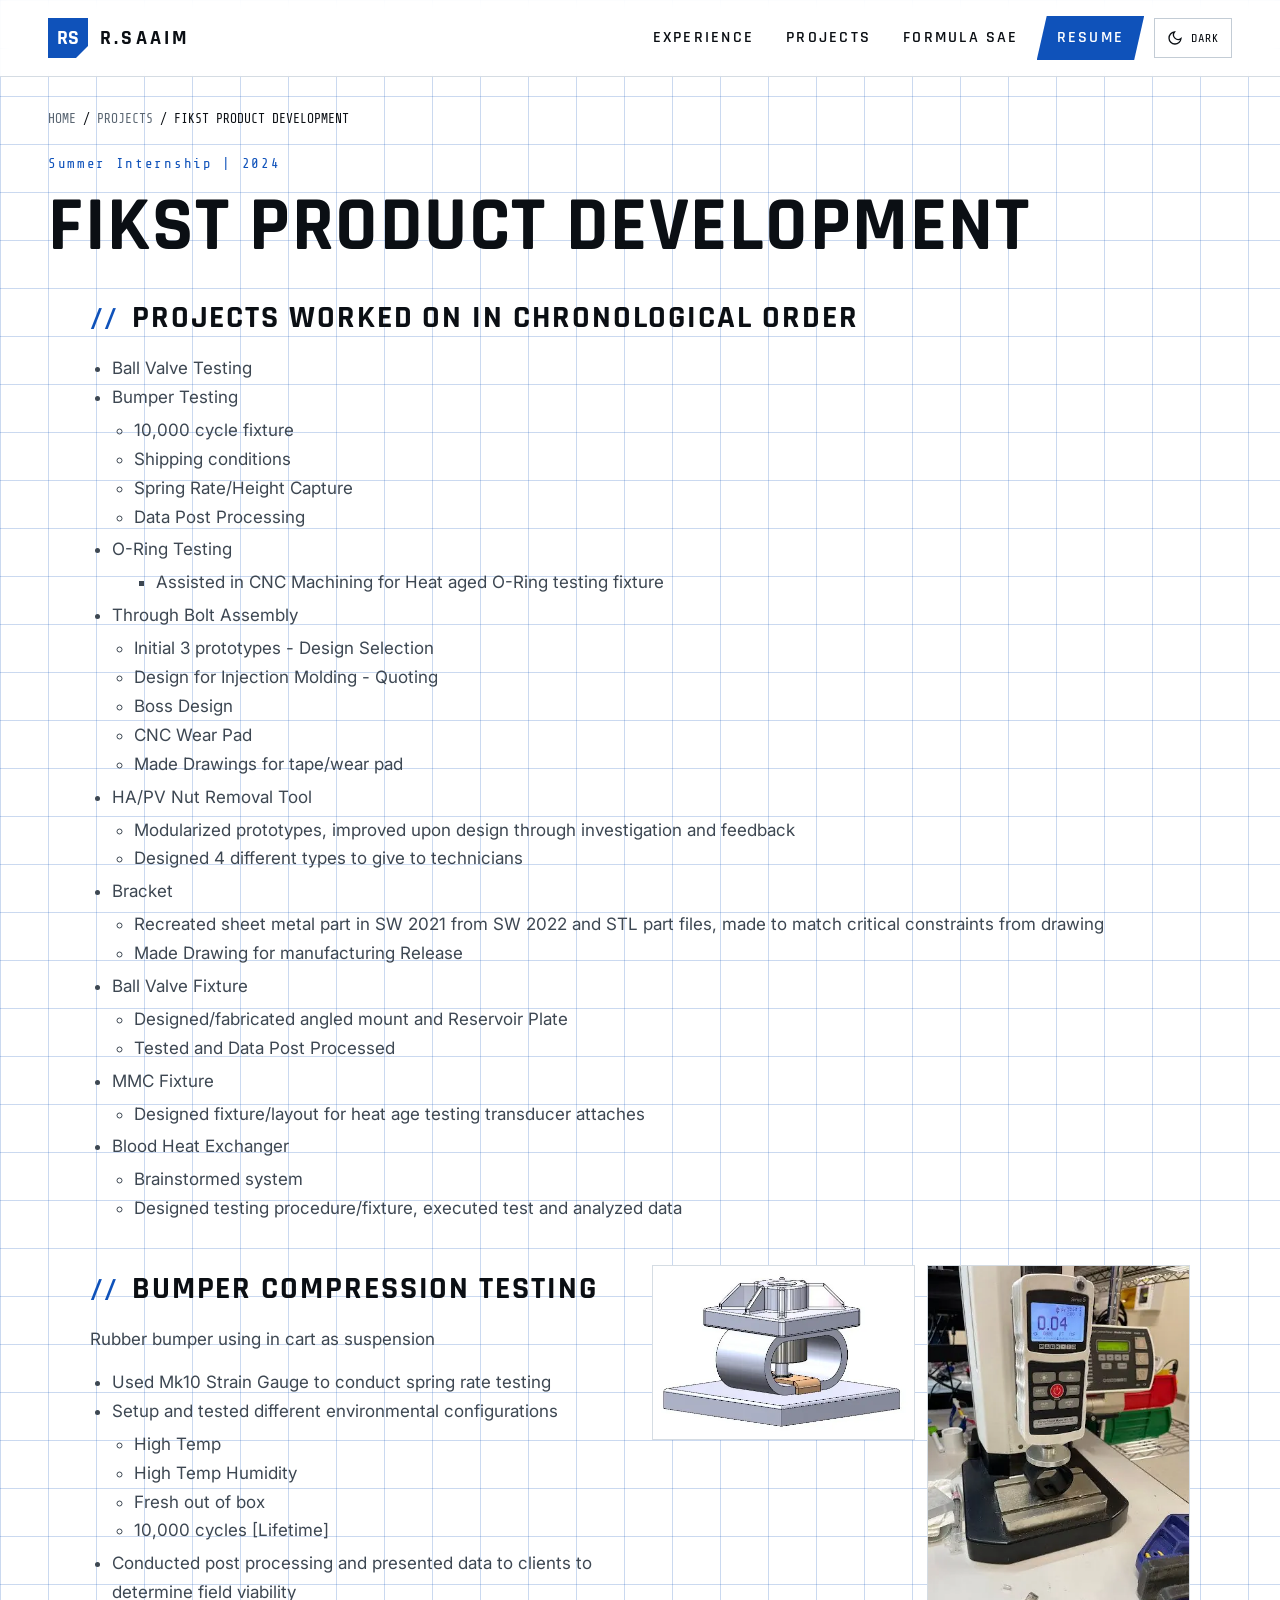
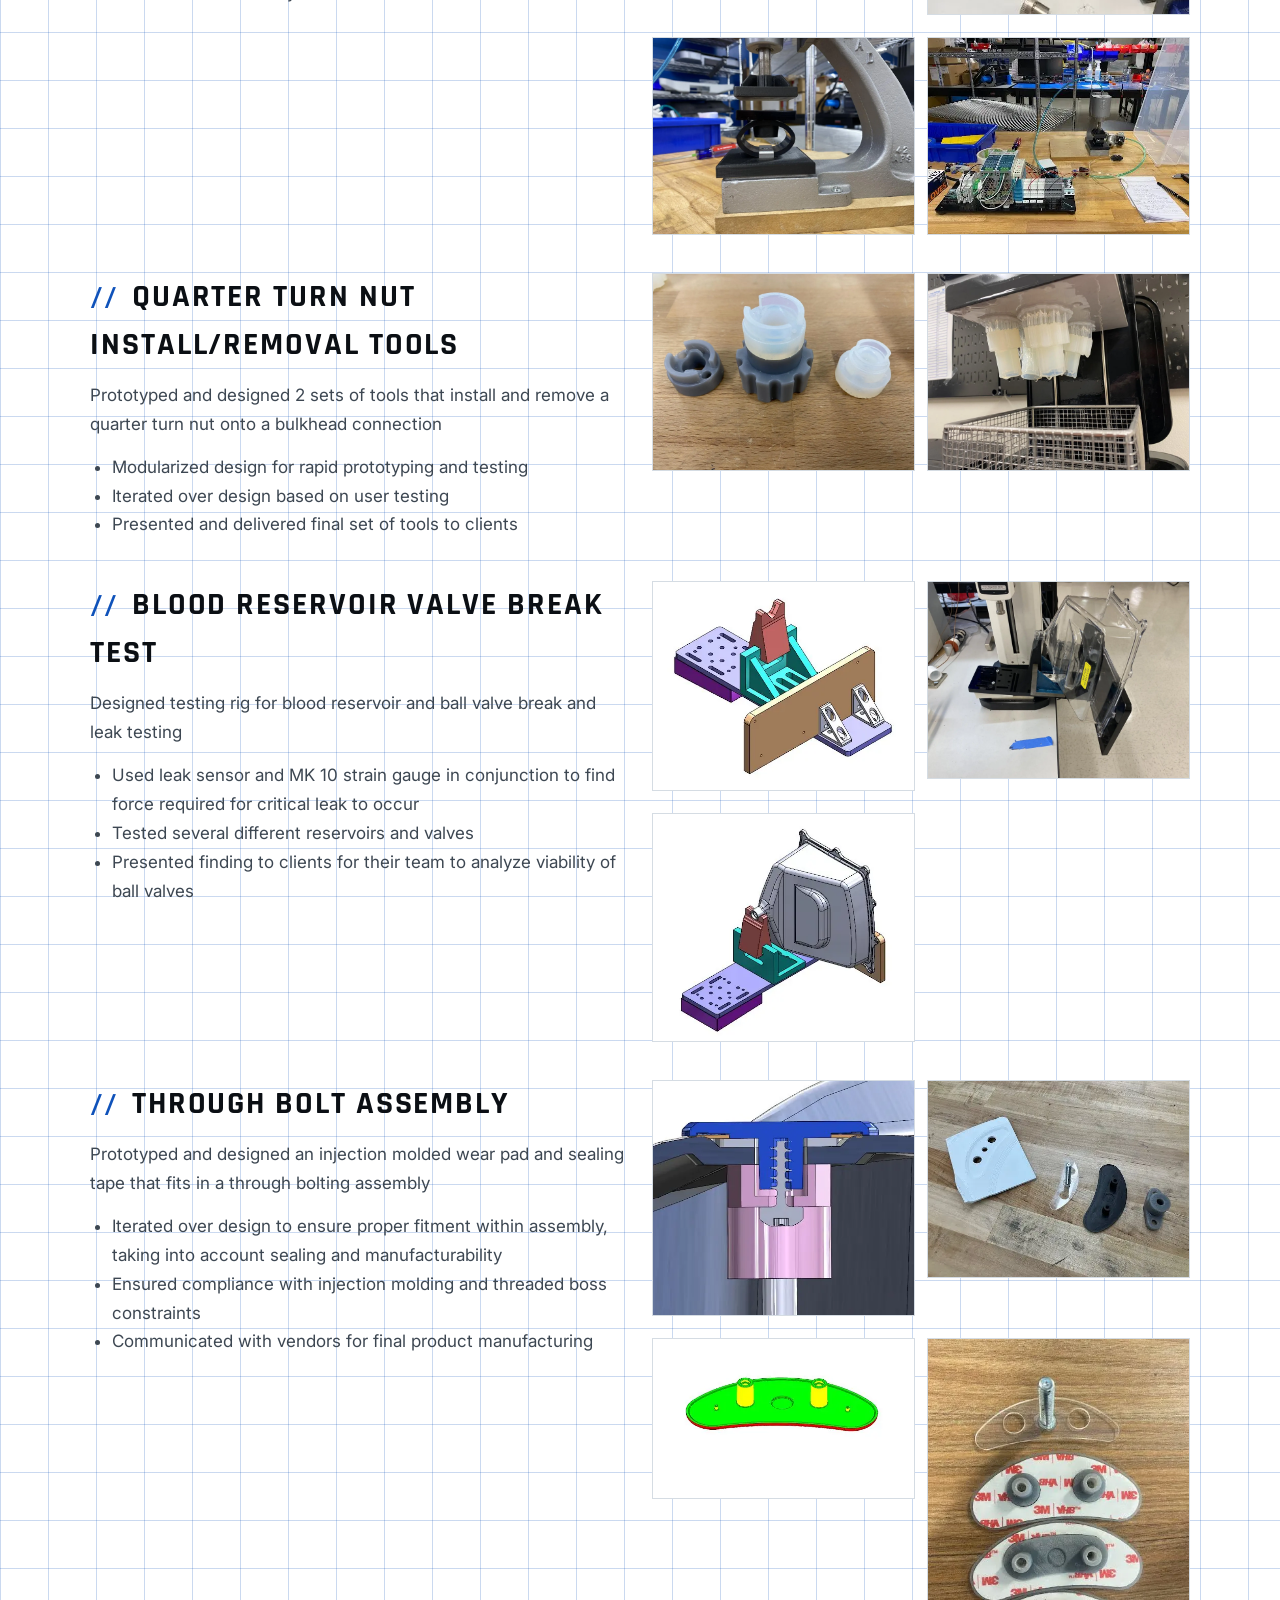
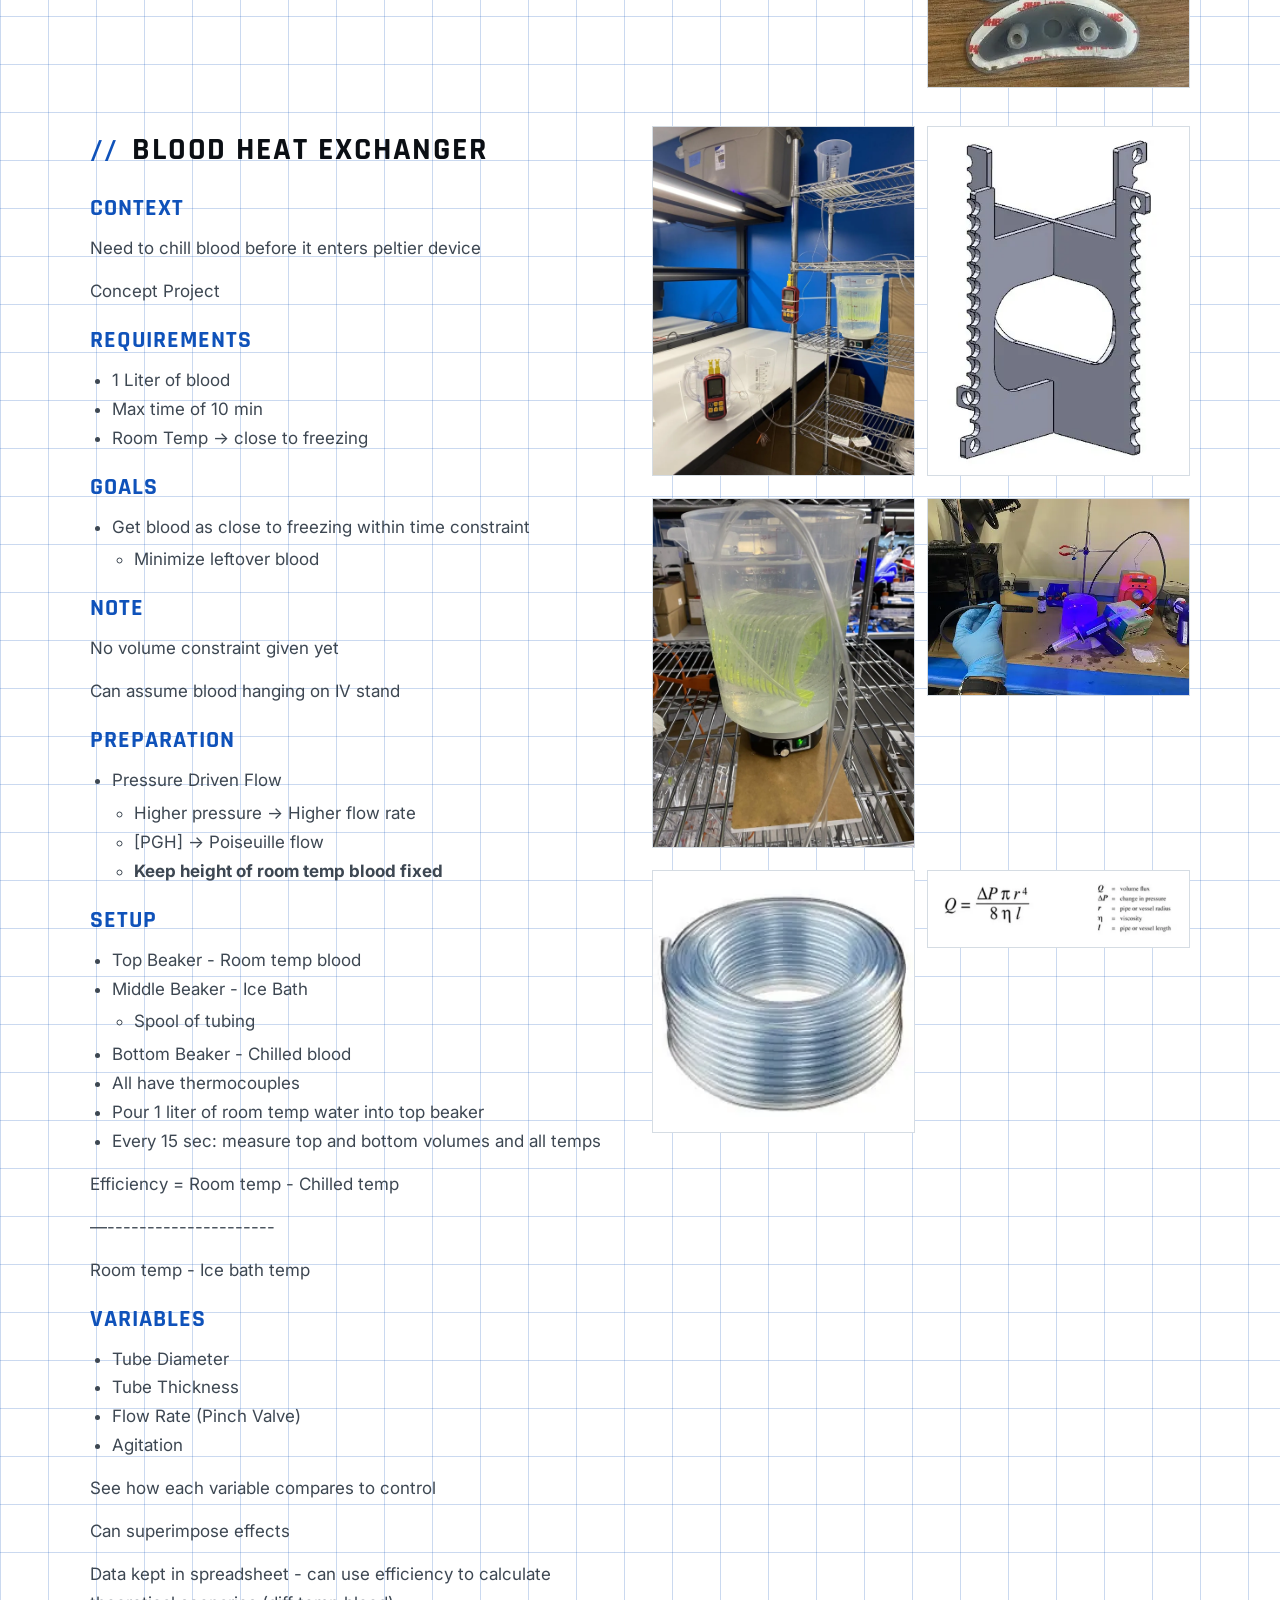
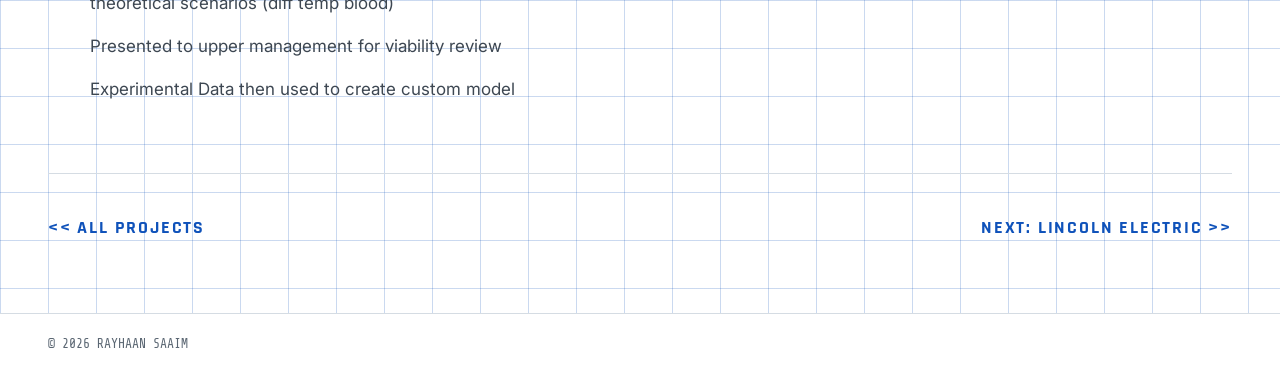
<file: projects/fikst-2024.html>
<!doctype html>
<html lang="en" data-theme="light">
<head>
<meta charset="utf-8">
<meta name="viewport" content="width=device-width, initial-scale=1">
<title>Fikst Product Development — Rayhaan Saaim</title>
<meta name="description" content="Fikst Summer 2024 Internship Portfolio: biomedical device design and testing.">
<meta property="og:title" content="Fikst Product Development — Rayhaan Saaim">
<meta property="og:description" content="Fikst Summer 2024 Internship Portfolio: biomedical device design and testing.">
<meta property="og:image" content="https://rsaaim.github.io/assets/img/hero/01_hero-holding-rear-suspension.webp">
<link rel="icon" href="../assets/favicon.svg" type="image/svg+xml">
<script>try{var t=localStorage.getItem('theme');if(t==='dark'||t==='light')document.documentElement.setAttribute('data-theme',t);}catch(e){}</script>
<script>try{var h=document.documentElement,p=location.pathname;if((p==='/'||p.slice(-11)==='/index.html')&&!matchMedia('(prefers-reduced-motion: reduce)').matches&&!sessionStorage.getItem('booted'))h.classList.add('boot');}catch(e){}</script>
<link rel="preconnect" href="https://fonts.googleapis.com">
<link rel="preconnect" href="https://fonts.gstatic.com" crossorigin>
<link href="https://fonts.googleapis.com/css2?family=Rajdhani:wght@500;600;700&family=Share+Tech+Mono&family=Inter:wght@400;500;600&display=swap" rel="stylesheet">
<link rel="stylesheet" href="../css/style.css">
</head>
<body>
<a class="skip" href="#main">Skip to content</a>
<header class="site-header">
  <a class="brand" href="../index.html"><span class="brand-mark" aria-hidden="true">RS</span><span class="brand-name">R.SAAIM</span></a>
  <nav class="nav" aria-label="Main">
    <a href="../index.html#experience">EXPERIENCE</a>
    <a href="../index.html#projects">PROJECTS</a>
        <a href="../formula-sae.html">FORMULA SAE</a>
    <a class="btn-resume" href="../resume.pdf" target="_blank" rel="noopener">RESUME</a>
    <button class="theme-toggle" type="button" aria-label="Switch to dark mode">DARK</button>
  </nav>
</header>
<main id="main">

  <div class="wrap crumb"><a href="../index.html">HOME</a> / <a href="../index.html#projects">PROJECTS</a> / FIKST PRODUCT DEVELOPMENT</div>
  <section class="wrap proj-hero">
    <p class="eyebrow">Summer Internship | 2024</p>
    <h1>Fikst Product Development</h1>
  </section>
  <article class="wrap layout" style="padding-bottom:24px">
<div class="lrow"><div class="lcol" style="grid-column:1 / span 12"><h2>Projects worked on in chronological order</h2><ul><li>Ball Valve Testing</li><li>Bumper Testing<ul><li>10,000 cycle fixture</li><li>Shipping conditions</li><li>Spring Rate/Height Capture</li><li>Data Post Processing</li></ul></li><li>O-Ring Testing<ul><ul><li>Assisted in CNC Machining for Heat aged O-Ring testing fixture</li></ul></li></ul></li><li>Through Bolt Assembly<ul><li>Initial 3 prototypes - Design Selection</li><li>Design for Injection Molding - Quoting</li><li>Boss Design</li><li>CNC Wear Pad</li><li>Made Drawings for tape/wear pad</li></ul></li><li>HA/PV Nut Removal Tool<ul><li>Modularized prototypes, improved upon design through investigation and feedback</li><li>Designed 4 different types to give to technicians</li></ul></li><li>Bracket<ul><li>Recreated sheet metal part in SW 2021 from SW 2022 and STL part files, made to match critical constraints from drawing</li><li>Made Drawing for manufacturing Release</li></ul></li><li>Ball Valve Fixture<ul><li>Designed/fabricated angled mount and Reservoir Plate</li><li>Tested and Data Post Processed</li></ul></li><li>MMC Fixture<ul><li>Designed fixture/layout for heat age testing transducer attaches</li></ul></li><li>Blood Heat Exchanger<ul><li>Brainstormed system</li><li>Designed testing procedure/fixture, executed test and analyzed data</li></ul></li></ul></div></div>
<div class="lrow"><div class="lcol" style="grid-column:1 / span 6"><h2>Bumper Compression Testing</h2><p>Rubber bumper using in cart as suspension</p><ul><li>Used Mk10 Strain Gauge to conduct spring rate testing</li><li>Setup and tested different environmental configurations<ul><li>High Temp</li><li>High Temp  Humidity</li><li>Fresh out of box</li><li>10,000 cycles [Lifetime]</li></ul></li><li>Conducted post processing and presented data to clients to determine field viability</li></ul></div><div class="lcol" style="grid-column:7 / span 6"><div class="pic-grid"><figure class="lfig"><a href="../assets/img/fikst-2024/slide-media/s03_01.webp"><img src="../assets/img/fikst-2024/slide-media/s03_01.webp" alt="Bumper Compression Testing" loading="lazy"></a></figure><figure class="lfig"><a href="../assets/img/fikst-2024/slide-media/s03_02.webp"><img src="../assets/img/fikst-2024/slide-media/s03_02.webp" alt="Bumper Compression Testing" loading="lazy"></a></figure><figure class="lfig"><a href="../assets/img/fikst-2024/slide-media/s03_03.webp"><img src="../assets/img/fikst-2024/slide-media/s03_03.webp" alt="Bumper Compression Testing" loading="lazy"></a></figure><figure class="lfig"><a href="../assets/img/fikst-2024/slide-media/s04_04.webp"><img src="../assets/img/fikst-2024/slide-media/s04_04.webp" alt="Bumper Compression Testing" loading="lazy"></a></figure></div></div></div>
<div class="lrow"><div class="lcol" style="grid-column:1 / span 6"><h2>Quarter Turn Nut Install/Removal Tools</h2><p>Prototyped and designed 2 sets of tools that install and remove a quarter turn nut onto a bulkhead connection</p><ul><li>Modularized design for rapid prototyping and testing</li><li>Iterated over design based on user testing</li><li>Presented and delivered final set of tools to clients</li></ul></div><div class="lcol" style="grid-column:7 / span 6"><div class="pic-grid"><figure class="lfig"><a href="../assets/img/fikst-2024/slide-media/s05_05.webp"><img src="../assets/img/fikst-2024/slide-media/s05_05.webp" alt="Quarter Turn Nut Install/Removal Tools" loading="lazy"></a></figure><figure class="lfig"><a href="../assets/img/fikst-2024/slide-media/s05_06.webp"><img src="../assets/img/fikst-2024/slide-media/s05_06.webp" alt="Quarter Turn Nut Install/Removal Tools" loading="lazy"></a></figure></div></div></div>
<div class="lrow"><div class="lcol" style="grid-column:1 / span 6"><h2>Blood Reservoir Valve Break Test</h2><p>Designed testing rig for blood reservoir and ball valve break and leak testing</p><ul><li>Used leak sensor and MK 10 strain gauge in conjunction to find force required for critical leak to occur</li><li>Tested several different reservoirs and valves</li><li>Presented finding to clients for their team to analyze viability of ball valves</li></ul></div><div class="lcol" style="grid-column:7 / span 6"><div class="pic-grid"><figure class="lfig"><a href="../assets/img/fikst-2024/slide-media/s06_07.webp"><img src="../assets/img/fikst-2024/slide-media/s06_07.webp" alt="Blood Reservoir Valve Break Test" loading="lazy"></a></figure><figure class="lfig"><a href="../assets/img/fikst-2024/slide-media/s06_08.webp"><img src="../assets/img/fikst-2024/slide-media/s06_08.webp" alt="Blood Reservoir Valve Break Test" loading="lazy"></a></figure><figure class="lfig"><a href="../assets/img/fikst-2024/slide-media/s07_09.webp"><img src="../assets/img/fikst-2024/slide-media/s07_09.webp" alt="Blood Reservoir Valve Break Test" loading="lazy"></a></figure></div></div></div>
<div class="lrow"><div class="lcol" style="grid-column:1 / span 6"><h2>Through Bolt Assembly</h2><p>Prototyped and designed an injection molded wear pad and sealing tape that fits in a through bolting assembly</p><ul><li>Iterated over design to ensure proper fitment within assembly, taking into account sealing and manufacturability</li><li>Ensured compliance with injection molding and threaded boss constraints</li><li>Communicated with vendors for final product manufacturing</li></ul></div><div class="lcol" style="grid-column:7 / span 6"><div class="pic-grid"><figure class="lfig"><a href="../assets/img/fikst-2024/slide-media/s08_10.webp"><img src="../assets/img/fikst-2024/slide-media/s08_10.webp" alt="Through Bolt Assembly" loading="lazy"></a></figure><figure class="lfig"><a href="../assets/img/fikst-2024/slide-media/s08_11.webp"><img src="../assets/img/fikst-2024/slide-media/s08_11.webp" alt="Through Bolt Assembly" loading="lazy"></a></figure><figure class="lfig"><a href="../assets/img/fikst-2024/slide-media/s09_12.webp"><img src="../assets/img/fikst-2024/slide-media/s09_12.webp" alt="Through Bolt Assembly" loading="lazy"></a></figure><figure class="lfig"><a href="../assets/img/fikst-2024/slide-media/s09_13.webp"><img src="../assets/img/fikst-2024/slide-media/s09_13.webp" alt="Through Bolt Assembly" loading="lazy"></a></figure></div></div></div>
<div class="lrow"><div class="lcol" style="grid-column:1 / span 6"><h2>Blood Heat Exchanger</h2><h3>CONTEXT</h3><p>Need to chill blood before it enters peltier device</p><p>Concept Project</p><h3>REQUIREMENTS</h3><ul><li>1 Liter of blood</li><li>Max time of 10 min</li><li>Room Temp -&gt; close to freezing</li></ul><h3>GOALS</h3><ul><li>Get blood as close to freezing within time constraint<ul><li>Minimize leftover blood</li></ul></li></ul><h3>NOTE</h3><p>No volume constraint given yet</p><p>Can assume blood hanging on IV stand</p><h3>PREPARATION</h3><ul><li>Pressure Driven Flow<ul><li>Higher pressure -&gt; Higher flow rate</li><li>[PGH] -&gt; Poiseuille flow</li><li><strong>Keep height of room temp blood fixed</strong></li></ul></li></ul><h3>SETUP</h3><ul><li>Top Beaker - Room temp blood</li><li>Middle Beaker - Ice Bath<ul><li>Spool of tubing</li></ul></li><li>Bottom Beaker - Chilled blood</li><li>All have thermocouples</li><li>Pour 1 liter of room temp water into top beaker</li><li>Every 15 sec: measure top and bottom volumes and all temps</li></ul><p>Efficiency = Room temp - Chilled temp</p><p>—---------------------</p><p>Room temp - Ice bath temp</p><h3>VARIABLES</h3><ul><li>Tube Diameter</li><li>Tube Thickness</li><li>Flow Rate (Pinch Valve)</li><li>Agitation</li></ul><p>See how each variable compares to control</p><p>Can superimpose effects</p><p>Data kept in spreadsheet - can use efficiency to calculate theoretical scenarios (diff temp blood)</p><p>Presented to upper management for viability review</p><p>Experimental Data then used to create custom model</p></div><div class="lcol" style="grid-column:7 / span 6"><div class="pic-grid"><figure class="lfig"><a href="../assets/img/fikst-2024/slide-media/s10_14.webp"><img src="../assets/img/fikst-2024/slide-media/s10_14.webp" alt="Blood Heat Exchanger" loading="lazy"></a></figure><figure class="lfig"><a href="../assets/img/fikst-2024/slide-media/s10_15.webp"><img src="../assets/img/fikst-2024/slide-media/s10_15.webp" alt="Blood Heat Exchanger" loading="lazy"></a></figure><figure class="lfig"><a href="../assets/img/fikst-2024/slide-media/s10_16.webp"><img src="../assets/img/fikst-2024/slide-media/s10_16.webp" alt="Blood Heat Exchanger" loading="lazy"></a></figure><figure class="lfig"><a href="../assets/img/fikst-2024/slide-media/s10_17.webp"><img src="../assets/img/fikst-2024/slide-media/s10_17.webp" alt="Blood Heat Exchanger" loading="lazy"></a></figure><figure class="lfig"><a href="../assets/img/fikst-2024/slide-media/s11_18.webp"><img src="../assets/img/fikst-2024/slide-media/s11_18.webp" alt="Blood Heat Exchanger" loading="lazy"></a></figure><figure class="lfig"><a href="../assets/img/fikst-2024/slide-media/s12_19.webp"><img src="../assets/img/fikst-2024/slide-media/s12_19.webp" alt="Blood Heat Exchanger" loading="lazy"></a></figure></div></div></div>
    <div class="next-proj"><a href="../index.html#projects">&lt;&lt; ALL PROJECTS</a><a href="lincoln.html">NEXT: LINCOLN ELECTRIC &gt;&gt;</a></div>
  </article>
</main>
<footer class="site-footer"><span>© 2026 RAYHAAN SAAIM</span></footer>
<script src="../js/site.js"></script>
</body>
</html>
</file>
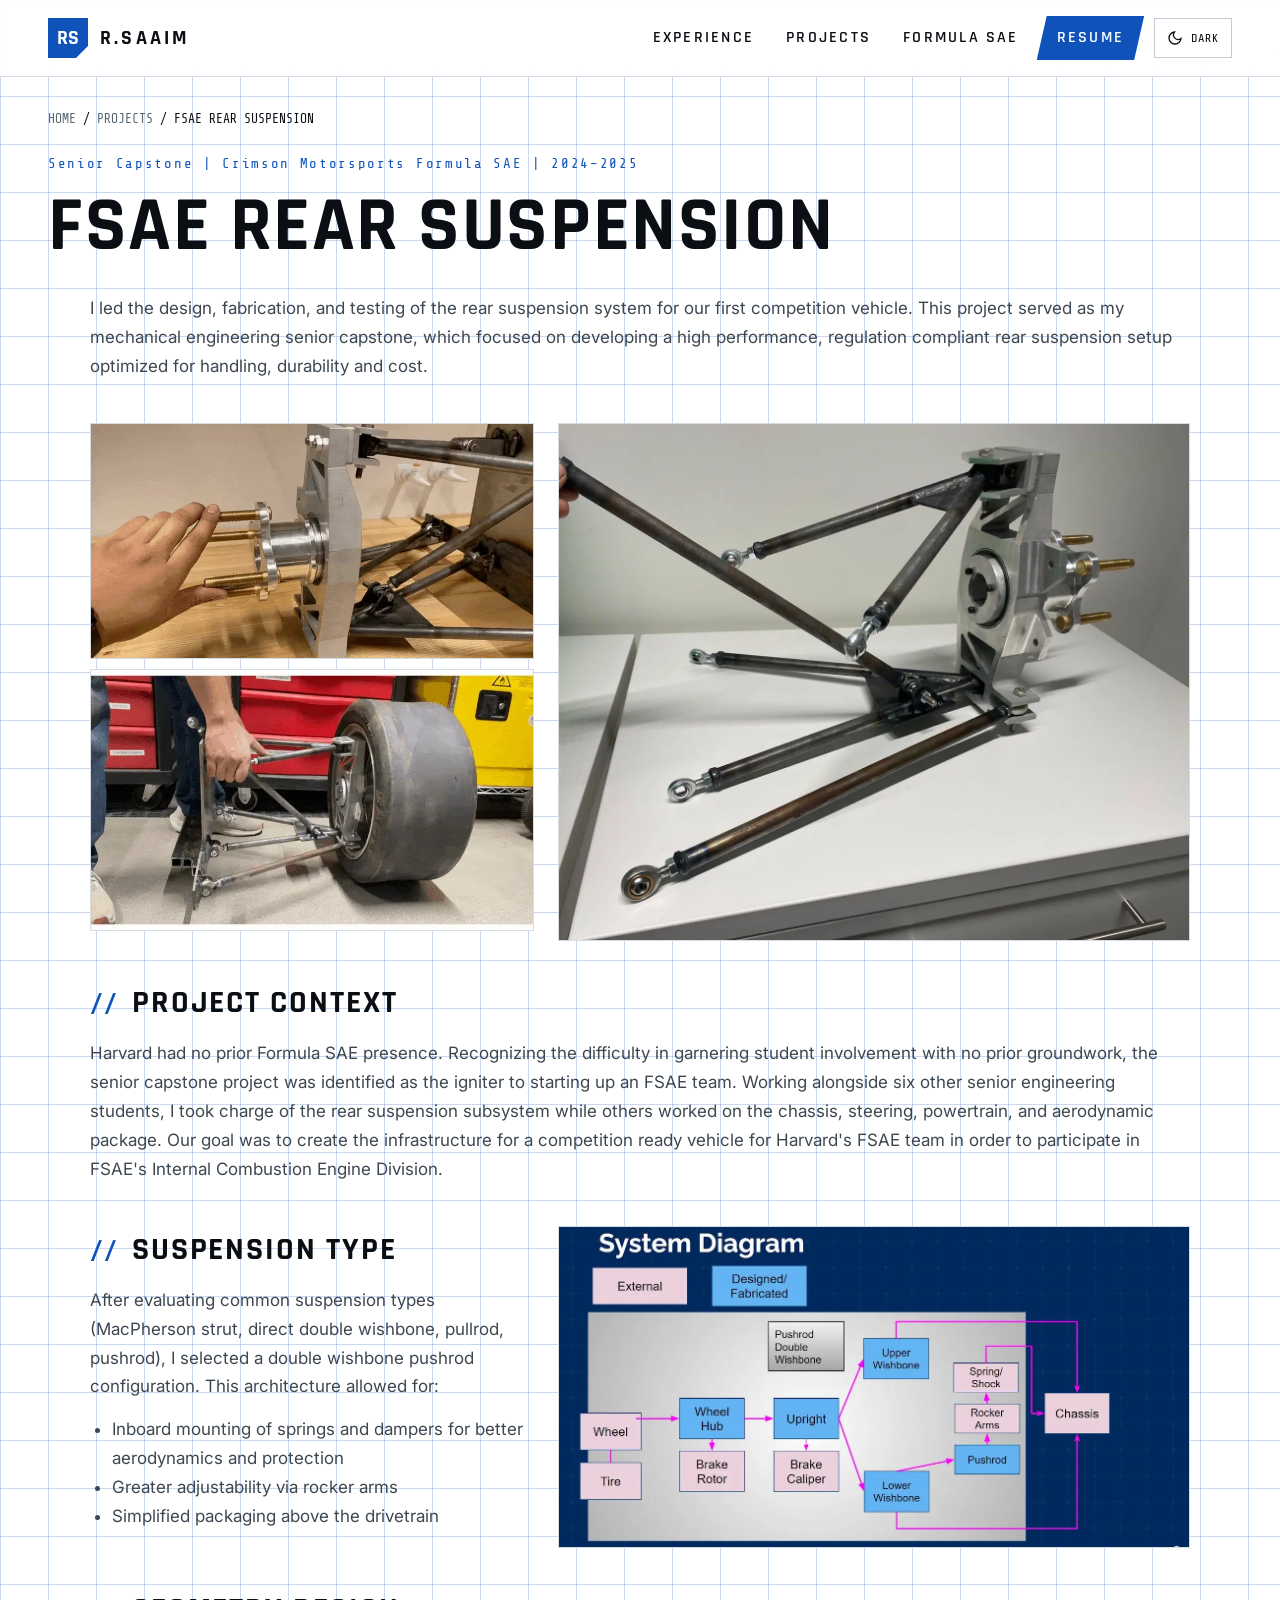
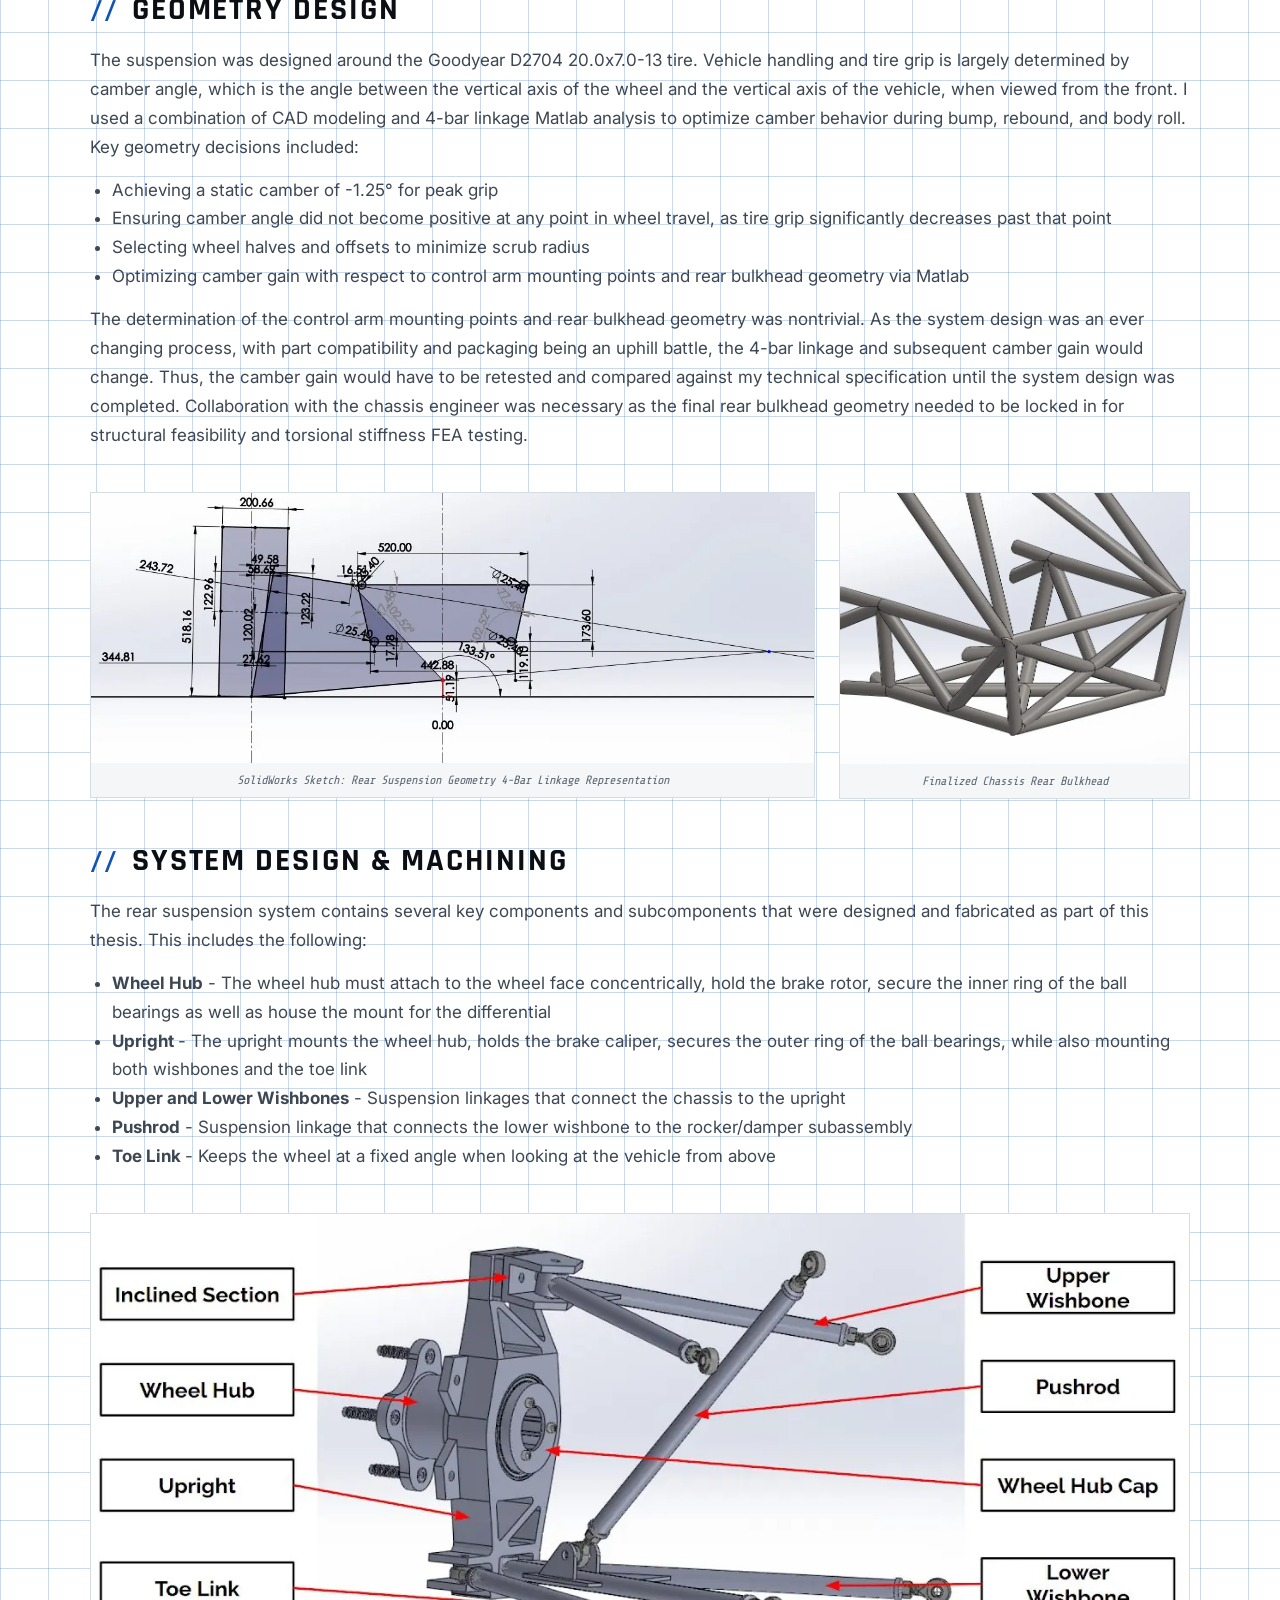
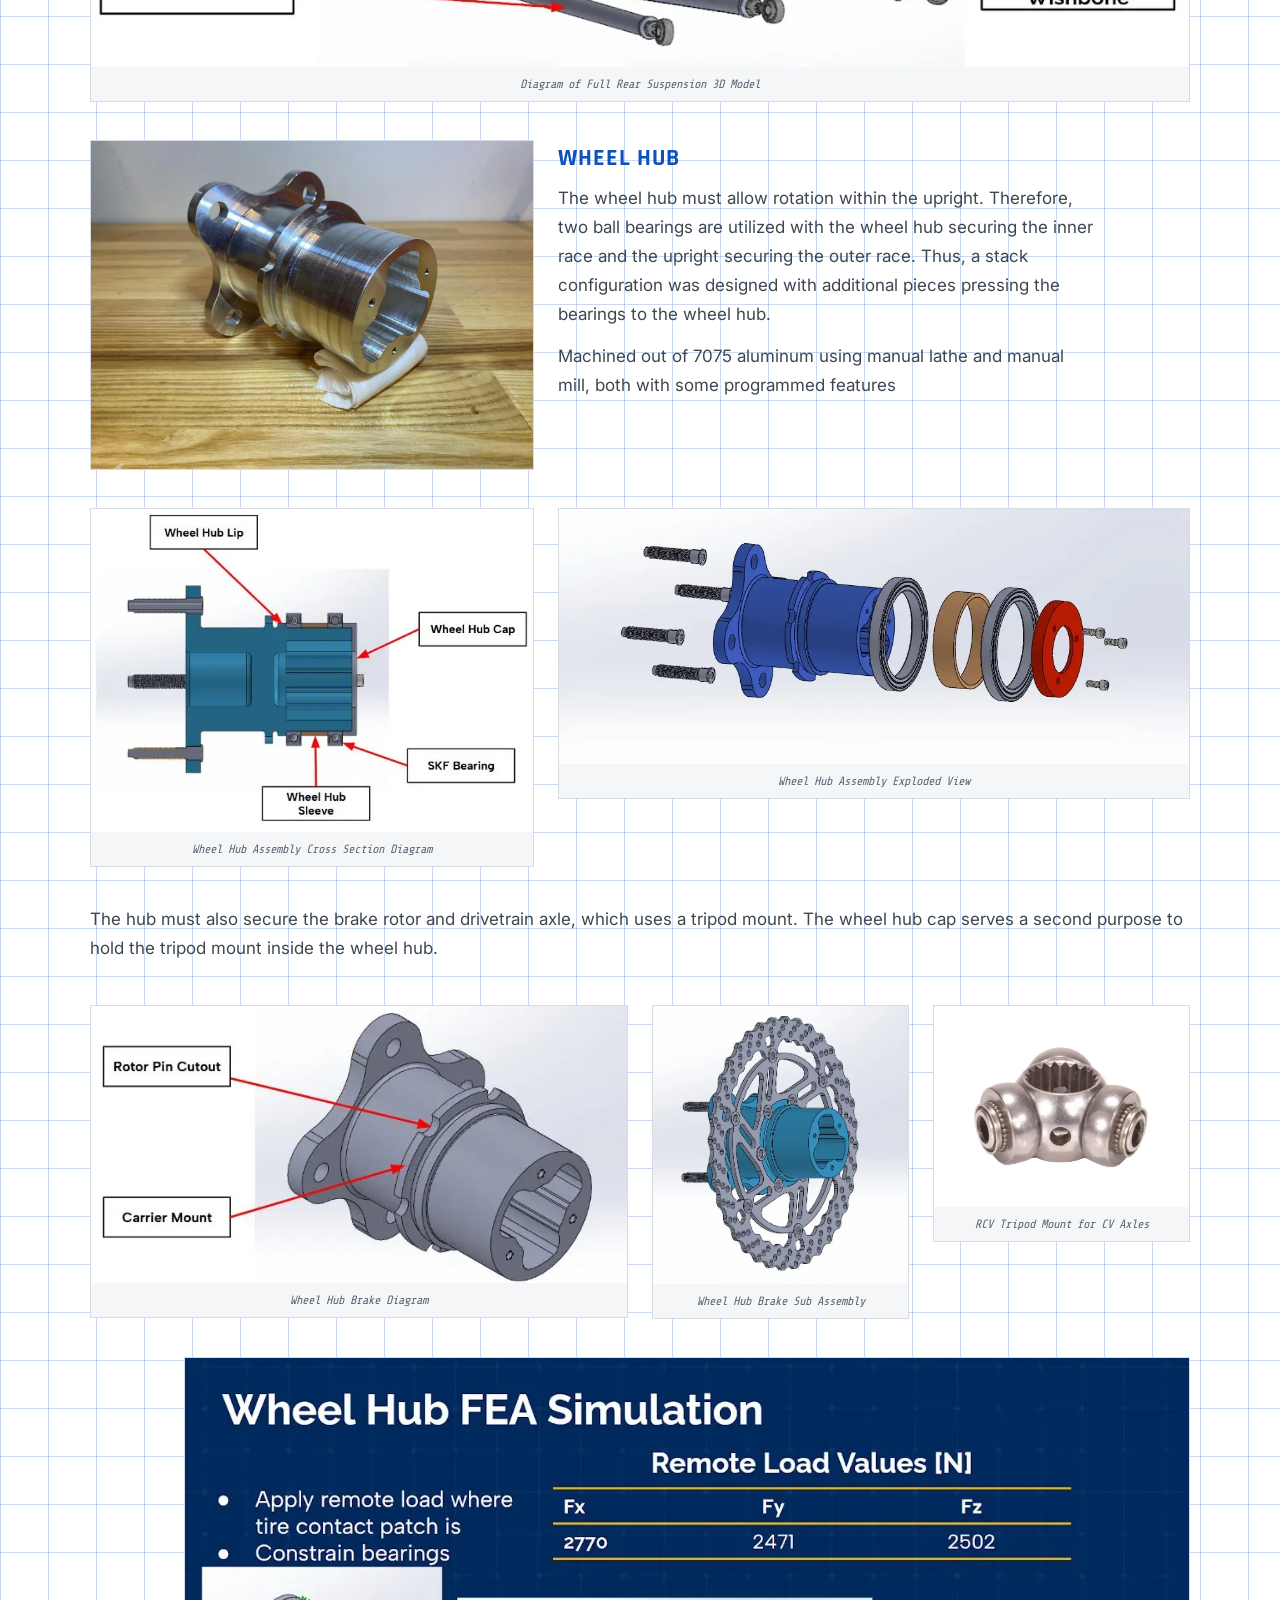
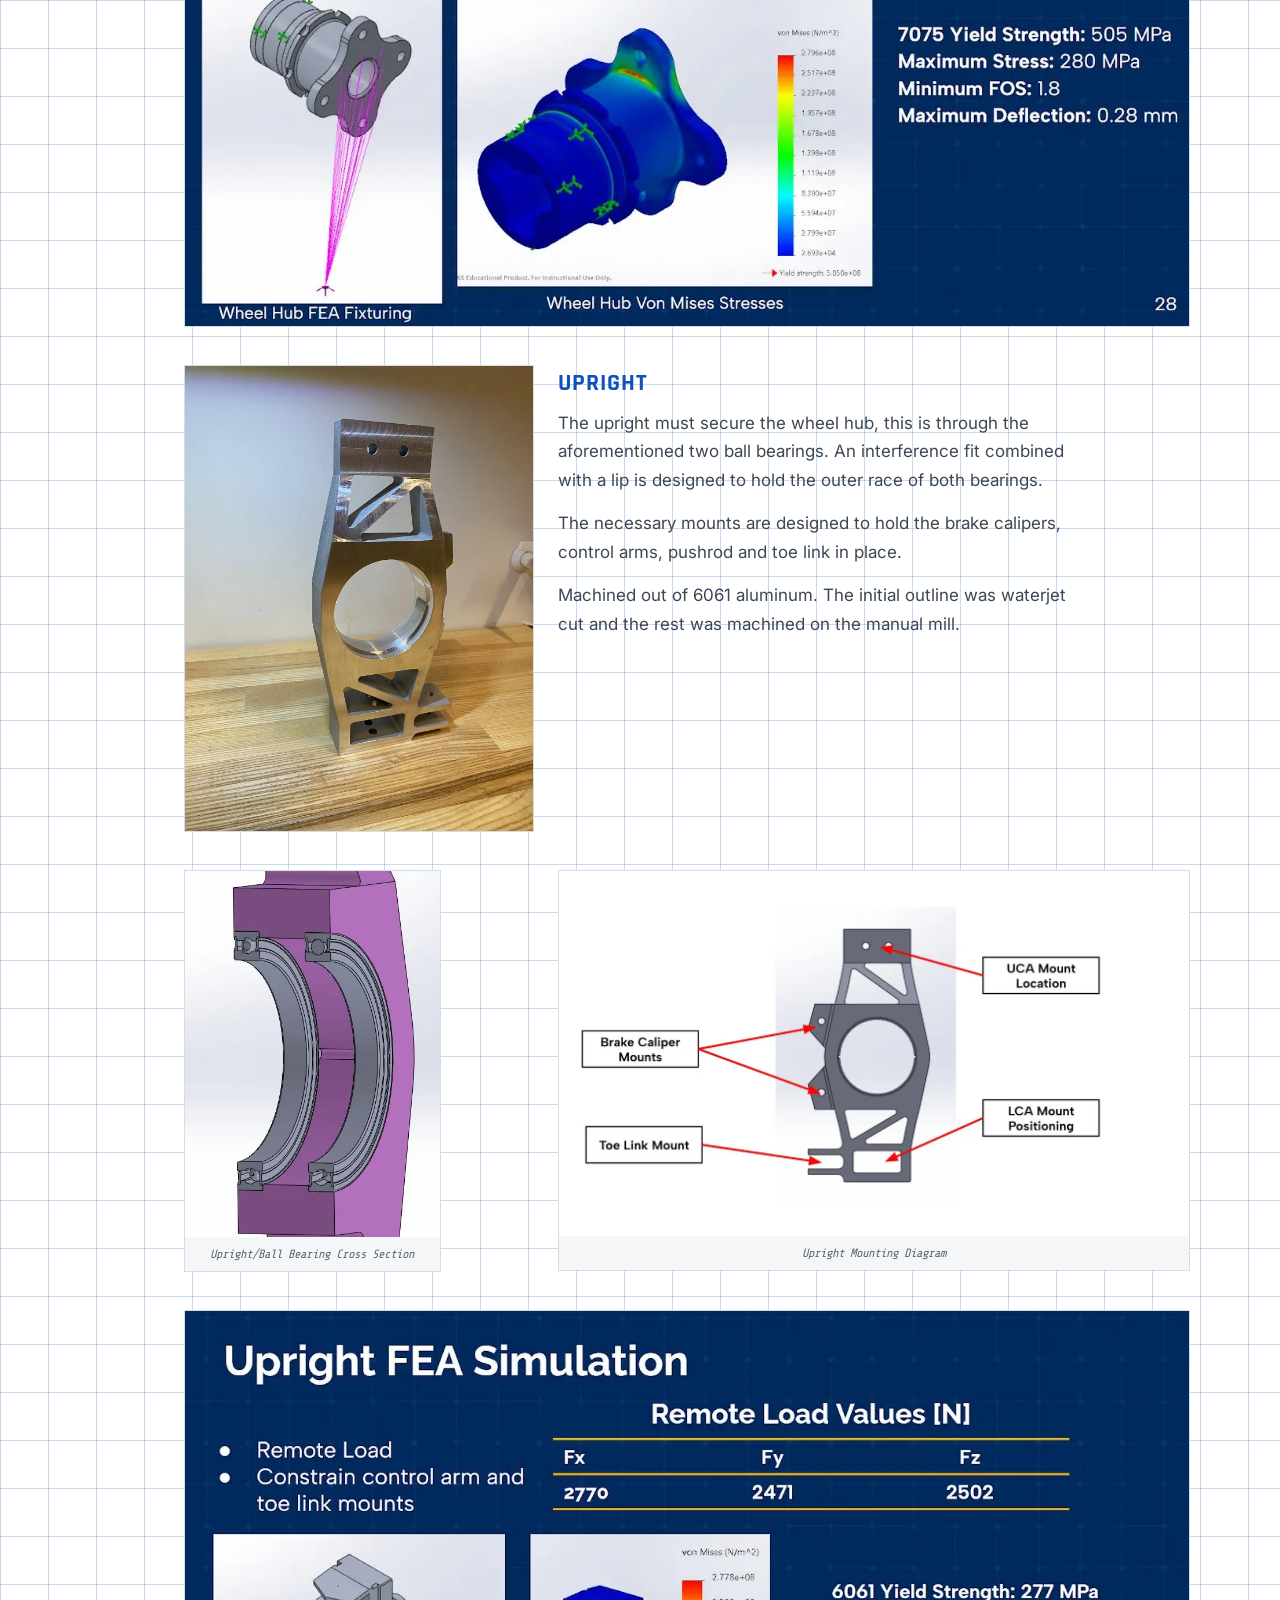
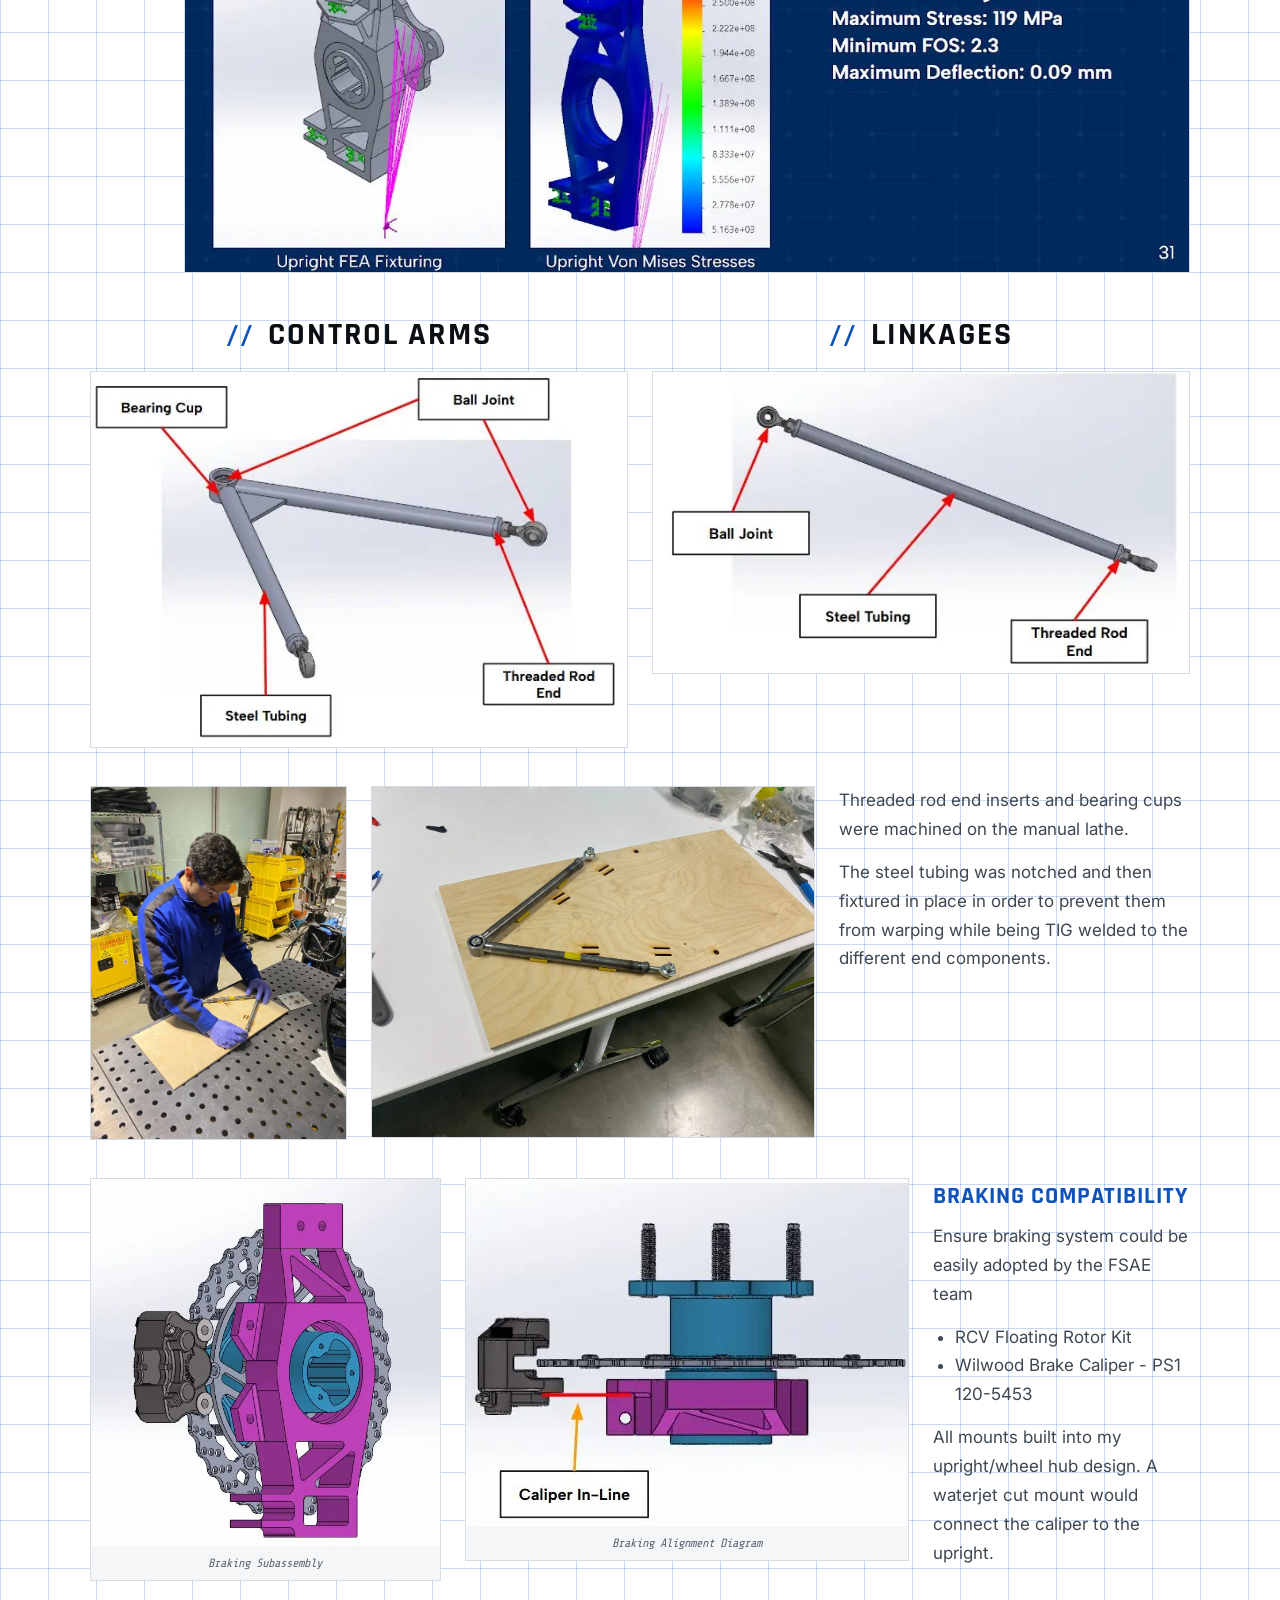
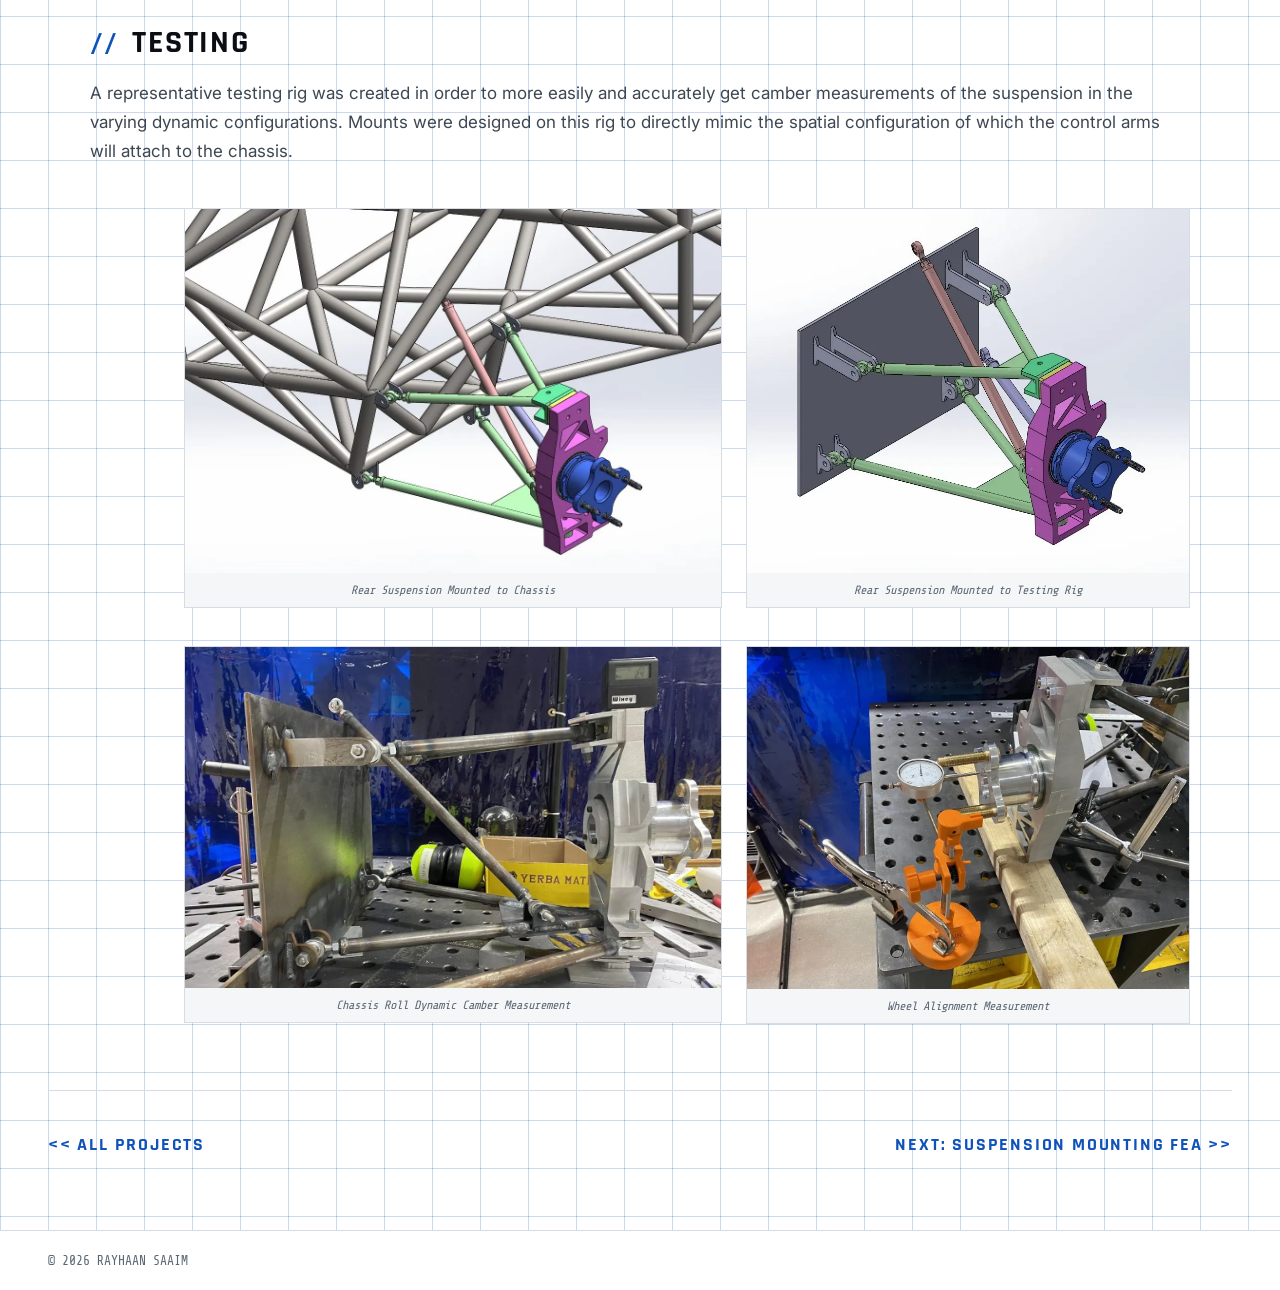
<file: projects/fsae-suspension.html>
<!doctype html>
<html lang="en" data-theme="light">
<head>
<meta charset="utf-8">
<meta name="viewport" content="width=device-width, initial-scale=1">
<title>FSAE Rear Suspension — Rayhaan Saaim</title>
<meta name="description" content="FSAE Rear Suspension: a project by Rayhaan Saaim, mechanical engineer.">
<meta property="og:title" content="FSAE Rear Suspension — Rayhaan Saaim">
<meta property="og:description" content="FSAE Rear Suspension: a project by Rayhaan Saaim, mechanical engineer.">
<meta property="og:image" content="https://rsaaim.github.io/assets/img/hero/01_hero-holding-rear-suspension.webp">
<link rel="icon" href="../assets/favicon.svg" type="image/svg+xml">
<script>try{var t=localStorage.getItem('theme');if(t==='dark'||t==='light')document.documentElement.setAttribute('data-theme',t);}catch(e){}</script>
<script>try{var h=document.documentElement,p=location.pathname;if((p==='/'||p.slice(-11)==='/index.html')&&!matchMedia('(prefers-reduced-motion: reduce)').matches&&!sessionStorage.getItem('booted'))h.classList.add('boot');}catch(e){}</script>
<link rel="preconnect" href="https://fonts.googleapis.com">
<link rel="preconnect" href="https://fonts.gstatic.com" crossorigin>
<link href="https://fonts.googleapis.com/css2?family=Rajdhani:wght@500;600;700&family=Share+Tech+Mono&family=Inter:wght@400;500;600&display=swap" rel="stylesheet">
<link rel="stylesheet" href="../css/style.css">
</head>
<body>
<a class="skip" href="#main">Skip to content</a>
<header class="site-header">
  <a class="brand" href="../index.html"><span class="brand-mark" aria-hidden="true">RS</span><span class="brand-name">R.SAAIM</span></a>
  <nav class="nav" aria-label="Main">
    <a href="../index.html#experience">EXPERIENCE</a>
    <a href="../index.html#projects">PROJECTS</a>
        <a href="../formula-sae.html">FORMULA SAE</a>
    <a class="btn-resume" href="../resume.pdf" target="_blank" rel="noopener">RESUME</a>
    <button class="theme-toggle" type="button" aria-label="Switch to dark mode">DARK</button>
  </nav>
</header>
<main id="main">

  <div class="wrap crumb"><a href="../index.html">HOME</a> / <a href="../index.html#projects">PROJECTS</a> / FSAE REAR SUSPENSION</div>
  <section class="wrap proj-hero">
    <p class="eyebrow">Senior Capstone | Crimson Motorsports Formula SAE | 2024–2025</p>
    <h1>FSAE Rear Suspension</h1>
    
  </section>
  <article class="wrap layout" style="padding-bottom:24px">
<div class="lrow"><div class="lcol" style="grid-column:1 / span 12"><p>I led the design, fabrication, and testing of the rear suspension system for our first competition vehicle. This project served as my mechanical engineering senior capstone, which focused on developing a high performance, regulation compliant rear suspension setup optimized for handling, durability and cost.</p></div></div>
<div class="lrow"><div class="lcol" style="grid-column:1 / span 5"><figure class="lfig"><a href="../assets/img/site/fsae-rear-suspension/fsae-rear-suspension_01.webp"><img src="../assets/img/site/fsae-rear-suspension/fsae-rear-suspension_01.webp" alt="FSAE Rear Suspension" loading="lazy"></a></figure><figure class="lfig"><a href="../assets/img/site/fsae-rear-suspension/fsae-rear-suspension_02.webp"><img src="../assets/img/site/fsae-rear-suspension/fsae-rear-suspension_02.webp" alt="FSAE Rear Suspension" loading="lazy"></a></figure></div><div class="lcol" style="grid-column:6 / span 7"><figure class="lfig"><a href="../assets/img/site/fsae-rear-suspension/fsae-rear-suspension_03_project-context.webp"><img src="../assets/img/site/fsae-rear-suspension/fsae-rear-suspension_03_project-context.webp" alt="FSAE Rear Suspension" loading="lazy"></a></figure></div></div>
<div class="lrow"><div class="lcol" style="grid-column:1 / span 12"><h2><a href="#h.2lwj1rlxg39z"></a>Project Context</h2><p>Harvard had no prior Formula SAE presence. Recognizing the difficulty in garnering student involvement with no prior groundwork, the senior capstone project was identified as the igniter to starting up an FSAE team. Working alongside six other senior engineering students, I took charge of the rear suspension subsystem while others worked on the chassis, steering, powertrain, and aerodynamic package. Our goal was to create the infrastructure for a competition ready vehicle for Harvard's FSAE team in order to participate in FSAE's Internal Combustion Engine Division.</p></div></div>
<div class="lrow"><div class="lcol" style="grid-column:1 / span 5"><h2><a href="#h.3j8kthyahls6"></a>Suspension Type</h2><p>After evaluating common suspension types (MacPherson strut, direct double wishbone, pullrod, pushrod), I selected a double wishbone pushrod configuration. This architecture allowed for:</p><ul><li>Inboard mounting of springs and dampers for better aerodynamics and protection</li><li>Greater adjustability via rocker arms</li><li>Simplified packaging above the drivetrain</li></ul></div><div class="lcol" style="grid-column:6 / span 7"><figure class="lfig"><a href="../assets/img/site/fsae-rear-suspension/fsae-rear-suspension_04_geometry-design.webp"><img src="../assets/img/site/fsae-rear-suspension/fsae-rear-suspension_04_geometry-design.webp" alt="FSAE Rear Suspension" loading="lazy"></a></figure></div></div>
<div class="lrow"><div class="lcol" style="grid-column:1 / span 12"><h2><a href="#h.m30e5wx2by1"></a>Geometry Design</h2><p>The suspension was designed around the Goodyear D2704 20.0x7.0-13 tire. Vehicle handling and tire grip is largely determined by camber angle, which is the angle between the vertical axis of the wheel and the vertical axis of the vehicle, when viewed from the front. I used a combination of CAD modeling and 4-bar linkage Matlab analysis to optimize camber behavior during bump, rebound, and body roll. Key geometry decisions included:</p><ul><li>Achieving a static camber of -1.25° for peak grip</li><li>Ensuring camber angle did not become positive at any point in wheel travel, as tire grip significantly decreases past that point</li><li>Selecting wheel halves and offsets to minimize scrub radius</li><li>Optimizing camber gain with respect to control arm mounting points and rear bulkhead geometry via Matlab</li></ul><p>The determination of the control arm mounting points and rear bulkhead geometry was nontrivial. As the system design was an ever changing process, with part compatibility and packaging being an uphill battle, the 4-bar linkage and subsequent camber gain would change. Thus, the camber gain would have to be retested and compared against my technical specification until the system design was completed. Collaboration with the chassis engineer was necessary as the final rear bulkhead geometry needed to be locked in for structural feasibility and torsional stiffness FEA testing.</p></div></div>
<div class="lrow"><div class="lcol" style="grid-column:1 / span 8"><figure class="lfig"><a href="../assets/img/site/fsae-rear-suspension/fsae-rear-suspension_05_solidworks-sketch-rear-suspension-geometry-4-bar-l.webp"><img src="../assets/img/site/fsae-rear-suspension/fsae-rear-suspension_05_solidworks-sketch-rear-suspension-geometry-4-bar-l.webp" alt="SolidWorks Sketch: Rear Suspension Geometry 4-Bar Linkage Representation" loading="lazy"></a><figcaption><em>SolidWorks Sketch: Rear Suspension Geometry 4-Bar Linkage Representation</em></figcaption></figure></div><div class="lcol" style="grid-column:9 / span 4"><figure class="lfig"><a href="../assets/img/site/fsae-rear-suspension/fsae-rear-suspension_06_finalized-chassis.webp"><img src="../assets/img/site/fsae-rear-suspension/fsae-rear-suspension_06_finalized-chassis.webp" alt="Finalized Chassis Rear Bulkhead" loading="lazy"></a><figcaption><em>Finalized Chassis </em><em>Rear Bulkhead</em></figcaption></figure></div></div>
<div class="lrow"><div class="lcol" style="grid-column:1 / span 12"><h2><a href="#h.ou8jppbud14v"></a>System Design &amp; Machining</h2><p>The rear suspension system contains several key components and subcomponents that were designed and fabricated as part of this thesis. This includes the following:</p><ul><li><strong>Wheel Hub</strong> - The wheel hub must attach to the wheel face concentrically, hold the brake rotor, secure the inner ring of the ball bearings as well as house the mount for the differential</li><li><strong>Upright </strong>- The upright mounts the wheel hub, holds the brake caliper, secures the outer ring of the ball bearings, while also mounting both wishbones and the toe link</li><li><strong>Upper and Lower Wishbones</strong> - Suspension linkages that connect the chassis to the upright</li><li><strong>Pushrod</strong> - Suspension linkage that connects the lower wishbone to the rocker/damper subassembly</li><li><strong>Toe Link </strong>- Keeps the wheel at a fixed angle when looking at the vehicle from above</li></ul></div></div>
<div class="lrow"><div class="lcol" style="grid-column:1 / span 12"><figure class="lfig"><a href="../assets/img/site/fsae-rear-suspension/fsae-rear-suspension_07_diagram-of-full-rear-suspension-3d-model.webp"><img src="../assets/img/site/fsae-rear-suspension/fsae-rear-suspension_07_diagram-of-full-rear-suspension-3d-model.webp" alt="Diagram of Full Rear Suspension 3D Model " loading="lazy"></a><figcaption><em>Diagram of Full Rear Suspension 3D Model </em></figcaption></figure></div></div>
<div class="lrow"><div class="lcol" style="grid-column:1 / span 5"><figure class="lfig"><a href="../assets/img/site/fsae-rear-suspension/fsae-rear-suspension_08_wheel-hub.webp"><img src="../assets/img/site/fsae-rear-suspension/fsae-rear-suspension_08_wheel-hub.webp" alt="FSAE Rear Suspension" loading="lazy"></a></figure></div><div class="lcol" style="grid-column:6 / span 6"><h3><a href="#h.hf4pash03sjq"></a>Wheel Hub</h3><p>The wheel hub must allow rotation within the upright. Therefore, two ball bearings are utilized with the wheel hub securing the inner race and the upright securing the outer race. Thus, a stack configuration was designed with additional pieces pressing the bearings to the wheel hub.</p><p>Machined out of 7075 aluminum using manual lathe and manual mill, both with some programmed features</p></div></div>
<div class="lrow"><div class="lcol" style="grid-column:1 / span 5"><figure class="lfig"><a href="../assets/img/site/fsae-rear-suspension/fsae-rear-suspension_09_wheel-hub-assembly-cross-section-diagram.webp"><img src="../assets/img/site/fsae-rear-suspension/fsae-rear-suspension_09_wheel-hub-assembly-cross-section-diagram.webp" alt="Wheel Hub Assembly Cross Section Diagram" loading="lazy"></a><figcaption><em>Wheel Hub Assembly Cross Section Diagram</em></figcaption></figure></div><div class="lcol" style="grid-column:6 / span 7"><figure class="lfig"><a href="../assets/img/site/fsae-rear-suspension/fsae-rear-suspension_10_wheel-hub-assembly-exploded-view.webp"><img src="../assets/img/site/fsae-rear-suspension/fsae-rear-suspension_10_wheel-hub-assembly-exploded-view.webp" alt="Wheel Hub Assembly Exploded View" loading="lazy"></a><figcaption><em>Wheel Hub Assembly Exploded View</em></figcaption></figure></div></div>
<div class="lrow"><div class="lcol" style="grid-column:1 / span 12"><p>The hub must also secure the brake rotor and drivetrain axle, which uses a tripod mount. The wheel hub cap serves a second purpose to hold the tripod mount inside the wheel hub.</p></div></div>
<div class="lrow"><div class="lcol" style="grid-column:1 / span 6"><figure class="lfig"><a href="../assets/img/site/fsae-rear-suspension/fsae-rear-suspension_11_wheel-hub-brake-diagram.webp"><img src="../assets/img/site/fsae-rear-suspension/fsae-rear-suspension_11_wheel-hub-brake-diagram.webp" alt="Wheel Hub Brake Diagram" loading="lazy"></a><figcaption><em>Wheel Hub Brake Diagram</em></figcaption></figure></div><div class="lcol" style="grid-column:7 / span 3"><figure class="lfig"><a href="../assets/img/site/fsae-rear-suspension/fsae-rear-suspension_12_wheel-hub-brake-sub-assembly.webp"><img src="../assets/img/site/fsae-rear-suspension/fsae-rear-suspension_12_wheel-hub-brake-sub-assembly.webp" alt="Wheel Hub Brake Sub Assembly" loading="lazy"></a><figcaption><em>Wheel Hub Brake Sub Assembly</em></figcaption></figure></div><div class="lcol" style="grid-column:10 / span 3"><figure class="lfig"><a href="../assets/img/site/fsae-rear-suspension/fsae-rear-suspension_13_rcv-tripod-mount-for-cv-axles.webp"><img src="../assets/img/site/fsae-rear-suspension/fsae-rear-suspension_13_rcv-tripod-mount-for-cv-axles.webp" alt="RCV Tripod Mount for CV Axles" loading="lazy"></a><figcaption><em>RCV Tripod Mount for CV Axles</em></figcaption></figure></div></div>
<div class="lrow"><div class="lcol" style="grid-column:2 / span 11"><figure class="lfig"><a href="../assets/img/site/fsae-rear-suspension/fsae-rear-suspension_14.webp"><img src="../assets/img/site/fsae-rear-suspension/fsae-rear-suspension_14.webp" alt="FSAE Rear Suspension" loading="lazy"></a></figure></div></div>
<div class="lrow"><div class="lcol" style="grid-column:2 / span 4"><figure class="lfig"><a href="../assets/img/site/fsae-rear-suspension/fsae-rear-suspension_15_upright.webp"><img src="../assets/img/site/fsae-rear-suspension/fsae-rear-suspension_15_upright.webp" alt="FSAE Rear Suspension" loading="lazy"></a></figure></div><div class="lcol" style="grid-column:6 / span 6"><h3><a href="#h.qafwp5ygbtdg"></a>Upright</h3><p>The upright must secure the wheel hub, this is through the aforementioned two ball bearings. An interference fit combined with a lip is designed to hold the outer race of both bearings.</p><p>The necessary mounts are designed to hold the brake calipers, control arms, pushrod and toe link in place.</p><p>Machined out of 6061 aluminum. The initial outline was waterjet cut and the rest was machined on the manual mill.</p></div></div>
<div class="lrow"><div class="lcol" style="grid-column:2 / span 3"><figure class="lfig"><a href="../assets/img/site/fsae-rear-suspension/fsae-rear-suspension_16_upright-ball-bearing-cross-section.webp"><img src="../assets/img/site/fsae-rear-suspension/fsae-rear-suspension_16_upright-ball-bearing-cross-section.webp" alt="Upright/Ball Bearing Cross Section" loading="lazy"></a><figcaption><em>Upright/Ball Bearing Cross Section</em></figcaption></figure></div><div class="lcol" style="grid-column:6 / span 7"><figure class="lfig"><a href="../assets/img/site/fsae-rear-suspension/fsae-rear-suspension_17_upright-mounting-diagram.webp"><img src="../assets/img/site/fsae-rear-suspension/fsae-rear-suspension_17_upright-mounting-diagram.webp" alt="Upright Mounting Diagram" loading="lazy"></a><figcaption><em>Upright Mounting Diagram</em></figcaption></figure></div></div>
<div class="lrow"><div class="lcol" style="grid-column:2 / span 11"><figure class="lfig"><a href="../assets/img/site/fsae-rear-suspension/fsae-rear-suspension_18_control-arms.webp"><img src="../assets/img/site/fsae-rear-suspension/fsae-rear-suspension_18_control-arms.webp" alt="FSAE Rear Suspension" loading="lazy"></a></figure></div></div>
<div class="lrow"><div class="lcol" style="grid-column:1 / span 6"><h2 class="center"><a href="#h.jzai01s7hhi"></a>Control Arms</h2><figure class="lfig"><a href="../assets/img/site/fsae-rear-suspension/fsae-rear-suspension_19_linkages.webp"><img src="../assets/img/site/fsae-rear-suspension/fsae-rear-suspension_19_linkages.webp" alt="FSAE Rear Suspension" loading="lazy"></a></figure></div><div class="lcol" style="grid-column:7 / span 6"><h2 class="center"><a href="#h.bki5dklug5rq"></a>Linkages</h2><figure class="lfig"><a href="../assets/img/site/fsae-rear-suspension/fsae-rear-suspension_20.webp"><img src="../assets/img/site/fsae-rear-suspension/fsae-rear-suspension_20.webp" alt="FSAE Rear Suspension" loading="lazy"></a></figure></div></div>
<div class="lrow"><div class="lcol" style="grid-column:1 / span 3"><figure class="lfig"><a href="../assets/img/site/fsae-rear-suspension/fsae-rear-suspension_21.webp"><img src="../assets/img/site/fsae-rear-suspension/fsae-rear-suspension_21.webp" alt="FSAE Rear Suspension" loading="lazy"></a></figure></div><div class="lcol" style="grid-column:4 / span 5"><figure class="lfig"><a href="../assets/img/site/fsae-rear-suspension/fsae-rear-suspension_22_threaded-rod-end-inserts-and-bearing-cups-were-mac.webp"><img src="../assets/img/site/fsae-rear-suspension/fsae-rear-suspension_22_threaded-rod-end-inserts-and-bearing-cups-were-mac.webp" alt="FSAE Rear Suspension" loading="lazy"></a></figure></div><div class="lcol" style="grid-column:9 / span 4"><p>Threaded rod end inserts and bearing cups were machined on the manual lathe.</p><p>The steel tubing was notched and then fixtured in place in order to prevent them from warping while being TIG welded to the different end components.</p></div></div>
<div class="lrow"><div class="lcol" style="grid-column:1 / span 4"><figure class="lfig"><a href="../assets/img/site/fsae-rear-suspension/fsae-rear-suspension_23_braking-subassembly.webp"><img src="../assets/img/site/fsae-rear-suspension/fsae-rear-suspension_23_braking-subassembly.webp" alt="Braking Subassembly" loading="lazy"></a><figcaption><em>Braking Subassembly</em></figcaption></figure></div><div class="lcol" style="grid-column:5 / span 5"><figure class="lfig"><a href="../assets/img/site/fsae-rear-suspension/fsae-rear-suspension_24_braking-alignment-diagram.webp"><img src="../assets/img/site/fsae-rear-suspension/fsae-rear-suspension_24_braking-alignment-diagram.webp" alt="Braking Alignment Diagram" loading="lazy"></a><figcaption><em>Braking Alignment Diagram</em></figcaption></figure></div><div class="lcol" style="grid-column:10 / span 3"><h3><a href="#h.yahm6nro6w7"></a>Braking Compatibility</h3><p>Ensure braking system could be easily adopted by the FSAE team</p><ul><li>RCV Floating Rotor Kit</li><li>Wilwood Brake Caliper - PS1 120-5453</li></ul><p>All mounts built into my upright/wheel hub design. A waterjet cut mount would connect the caliper to the upright.</p></div></div>
<div class="lrow"><div class="lcol" style="grid-column:1 / span 12"><h2><a href="#h.e038s2siveqp"></a>Testing</h2><p>A representative testing rig was created in order to more easily and accurately get camber measurements of the suspension in the varying dynamic configurations. Mounts were designed on this rig to directly mimic the spatial configuration of which the control arms will attach to the chassis.</p></div></div>
<div class="lrow"><div class="lcol" style="grid-column:2 / span 6"><figure class="lfig"><a href="../assets/img/site/fsae-rear-suspension/fsae-rear-suspension_25_rear-suspension-mounted-to-chassis.webp"><img src="../assets/img/site/fsae-rear-suspension/fsae-rear-suspension_25_rear-suspension-mounted-to-chassis.webp" alt="Rear Suspension Mounted to Chassis " loading="lazy"></a><figcaption><em>Rear Suspension Mounted to Chassis </em></figcaption></figure></div><div class="lcol" style="grid-column:8 / span 5"><figure class="lfig"><a href="../assets/img/site/fsae-rear-suspension/fsae-rear-suspension_26_rear-suspension-mounted-to-testing-rig.webp"><img src="../assets/img/site/fsae-rear-suspension/fsae-rear-suspension_26_rear-suspension-mounted-to-testing-rig.webp" alt="Rear Suspension Mounted to Testing Rig" loading="lazy"></a><figcaption><em>Rear Suspension Mounted to Testing Rig</em></figcaption></figure></div></div>
<div class="lrow"><div class="lcol" style="grid-column:2 / span 6"><figure class="lfig"><a href="../assets/img/site/fsae-rear-suspension/fsae-rear-suspension_27_chassis-roll-dynamic-camber-measurement.webp"><img src="../assets/img/site/fsae-rear-suspension/fsae-rear-suspension_27_chassis-roll-dynamic-camber-measurement.webp" alt="Chassis Roll Dynamic Camber Measurement" loading="lazy"></a><figcaption><em>Chassis Roll Dynamic Camber Measurement</em></figcaption></figure></div><div class="lcol" style="grid-column:8 / span 5"><figure class="lfig"><a href="../assets/img/site/fsae-rear-suspension/fsae-rear-suspension_28_wheel-alignment-measurement.webp"><img src="../assets/img/site/fsae-rear-suspension/fsae-rear-suspension_28_wheel-alignment-measurement.webp" alt="Wheel Alignment Measurement" loading="lazy"></a><figcaption><em>Wheel Alignment Measurement</em></figcaption></figure></div></div>
    <div class="next-proj"><a href="../index.html#projects">&lt;&lt; ALL PROJECTS</a><a href="fea.html">NEXT: SUSPENSION MOUNTING FEA &gt;&gt;</a></div>
  </article>
</main>
<footer class="site-footer"><span>© 2026 RAYHAAN SAAIM</span></footer>
<script src="../js/site.js"></script>
</body>
</html>
</file>
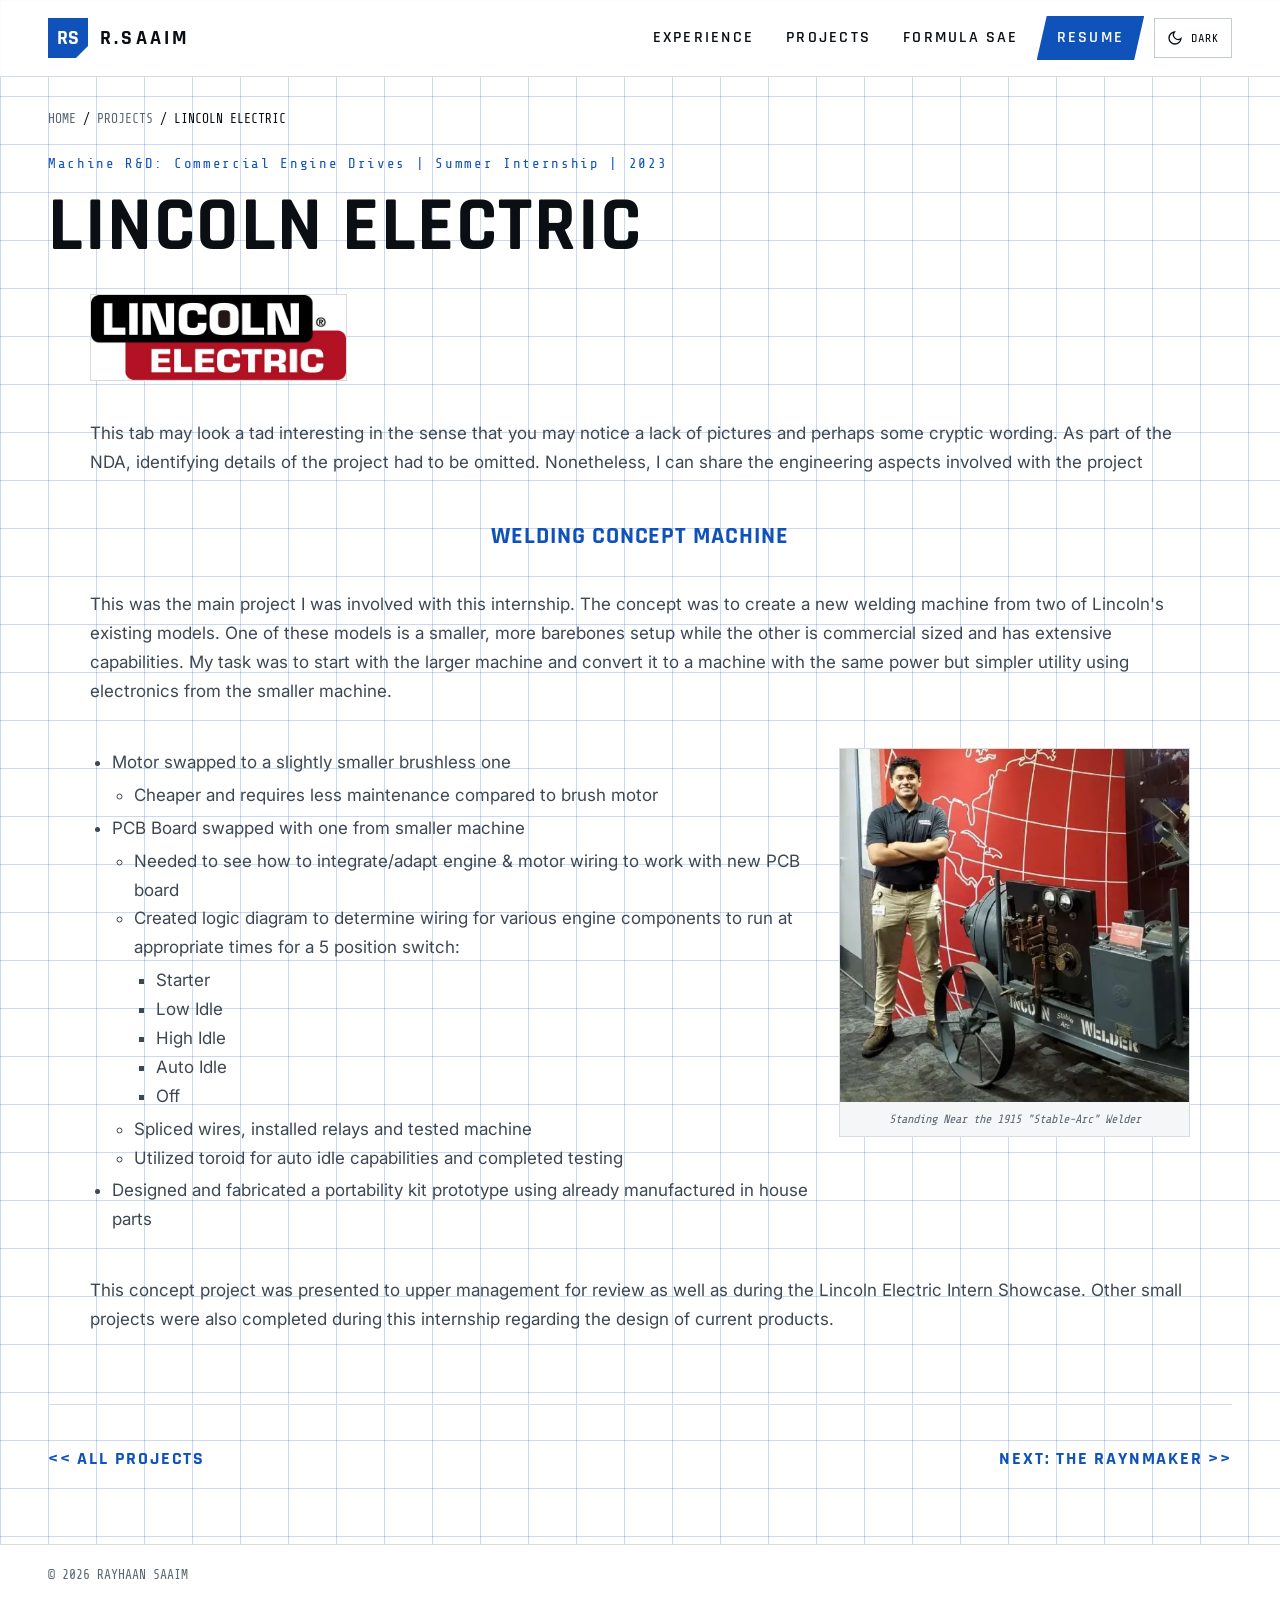
<file: projects/lincoln.html>
<!doctype html>
<html lang="en" data-theme="light">
<head>
<meta charset="utf-8">
<meta name="viewport" content="width=device-width, initial-scale=1">
<title>Lincoln Electric — Rayhaan Saaim</title>
<meta name="description" content="Lincoln Electric: a project by Rayhaan Saaim, mechanical engineer.">
<meta property="og:title" content="Lincoln Electric — Rayhaan Saaim">
<meta property="og:description" content="Lincoln Electric: a project by Rayhaan Saaim, mechanical engineer.">
<meta property="og:image" content="https://rsaaim.github.io/assets/img/hero/01_hero-holding-rear-suspension.webp">
<link rel="icon" href="../assets/favicon.svg" type="image/svg+xml">
<script>try{var t=localStorage.getItem('theme');if(t==='dark'||t==='light')document.documentElement.setAttribute('data-theme',t);}catch(e){}</script>
<script>try{var h=document.documentElement,p=location.pathname;if((p==='/'||p.slice(-11)==='/index.html')&&!matchMedia('(prefers-reduced-motion: reduce)').matches&&!sessionStorage.getItem('booted'))h.classList.add('boot');}catch(e){}</script>
<link rel="preconnect" href="https://fonts.googleapis.com">
<link rel="preconnect" href="https://fonts.gstatic.com" crossorigin>
<link href="https://fonts.googleapis.com/css2?family=Rajdhani:wght@500;600;700&family=Share+Tech+Mono&family=Inter:wght@400;500;600&display=swap" rel="stylesheet">
<link rel="stylesheet" href="../css/style.css">
</head>
<body>
<a class="skip" href="#main">Skip to content</a>
<header class="site-header">
  <a class="brand" href="../index.html"><span class="brand-mark" aria-hidden="true">RS</span><span class="brand-name">R.SAAIM</span></a>
  <nav class="nav" aria-label="Main">
    <a href="../index.html#experience">EXPERIENCE</a>
    <a href="../index.html#projects">PROJECTS</a>
        <a href="../formula-sae.html">FORMULA SAE</a>
    <a class="btn-resume" href="../resume.pdf" target="_blank" rel="noopener">RESUME</a>
    <button class="theme-toggle" type="button" aria-label="Switch to dark mode">DARK</button>
  </nav>
</header>
<main id="main">

  <div class="wrap crumb"><a href="../index.html">HOME</a> / <a href="../index.html#projects">PROJECTS</a> / LINCOLN ELECTRIC</div>
  <section class="wrap proj-hero">
    <p class="eyebrow">Machine R&amp;D: Commercial Engine Drives | Summer Internship | 2023</p>
    <h1>Lincoln Electric</h1>
    
  </section>
  <article class="wrap layout" style="padding-bottom:24px">
<div class="lrow"><div class="lcol" style="grid-column:1 / span 3"><figure class="lfig"><a href="../assets/img/site/lincoln/lincoln_01_lincoln-electric.webp"><img src="../assets/img/site/lincoln/lincoln_01_lincoln-electric.webp" alt="Lincoln Electric" loading="lazy"></a></figure></div></div>
<div class="lrow"><div class="lcol" style="grid-column:1 / span 12"><p>This tab may look a tad interesting in the sense that you may notice a lack of pictures and perhaps some cryptic wording. As part of the NDA, identifying details of the project had to be omitted. Nonetheless, I can share the engineering aspects involved with the project</p></div></div>
<div class="lrow"><div class="lcol" style="grid-column:1 / span 12"><h3 class="center"><a href="#h.m21r8hnvtxre"></a>Welding Concept Machine</h3></div></div>
<div class="lrow"><div class="lcol" style="grid-column:1 / span 12"><p>This was the main project I was involved with this internship. The concept was to create a new welding machine from two of Lincoln's existing models. One of these models is a smaller, more barebones setup while the other is commercial sized and has extensive capabilities. My task was to start with the larger machine and convert it to a machine with the same power but simpler utility using electronics from the smaller machine.</p></div></div>
<div class="lrow"><div class="lcol" style="grid-column:1 / span 8"><ul><li>Motor swapped to a slightly smaller brushless one<ul><li>Cheaper and requires less maintenance compared to brush motor</li></ul></li><li>PCB Board swapped with one from smaller machine<ul><li>Needed to see how to integrate/adapt engine &amp; motor wiring to work with new PCB board</li><li>Created logic diagram to determine wiring for various engine components to run at appropriate times for a 5 position switch:<ul><li>Starter</li><li>Low Idle</li><li>High Idle</li><li>Auto Idle</li><li>Off</li></ul></li><li>Spliced wires, installed relays and tested machine</li><li>Utilized toroid for auto idle capabilities and completed testing</li></ul></li><li>Designed and fabricated a portability kit prototype using already manufactured in house parts</li></ul></div><div class="lcol" style="grid-column:9 / span 4"><figure class="lfig"><a href="/view/portfolio-rayhaansaaim/projects/lincoln-electric-work"><img src="../assets/img/site/lincoln/lincoln_02_standing-near-the-1915-stable-arc-welder.webp" alt="Standing Near the 1915 &quot;Stable-Arc&quot; Welder" loading="lazy"></a><figcaption><em>Standing Near the 1915 "Stable-Arc" Welder</em></figcaption></figure></div></div>
<div class="lrow"><div class="lcol" style="grid-column:1 / span 12"><p>This concept project was presented to upper management for review as well as during the Lincoln Electric Intern Showcase. Other small projects were also completed during this internship regarding the design of current products.</p></div></div>
    <div class="next-proj"><a href="../index.html#projects">&lt;&lt; ALL PROJECTS</a><a href="raynmaker.html">NEXT: THE RAYNMAKER &gt;&gt;</a></div>
  </article>
</main>
<footer class="site-footer"><span>© 2026 RAYHAAN SAAIM</span></footer>
<script src="../js/site.js"></script>
</body>
</html>
</file>
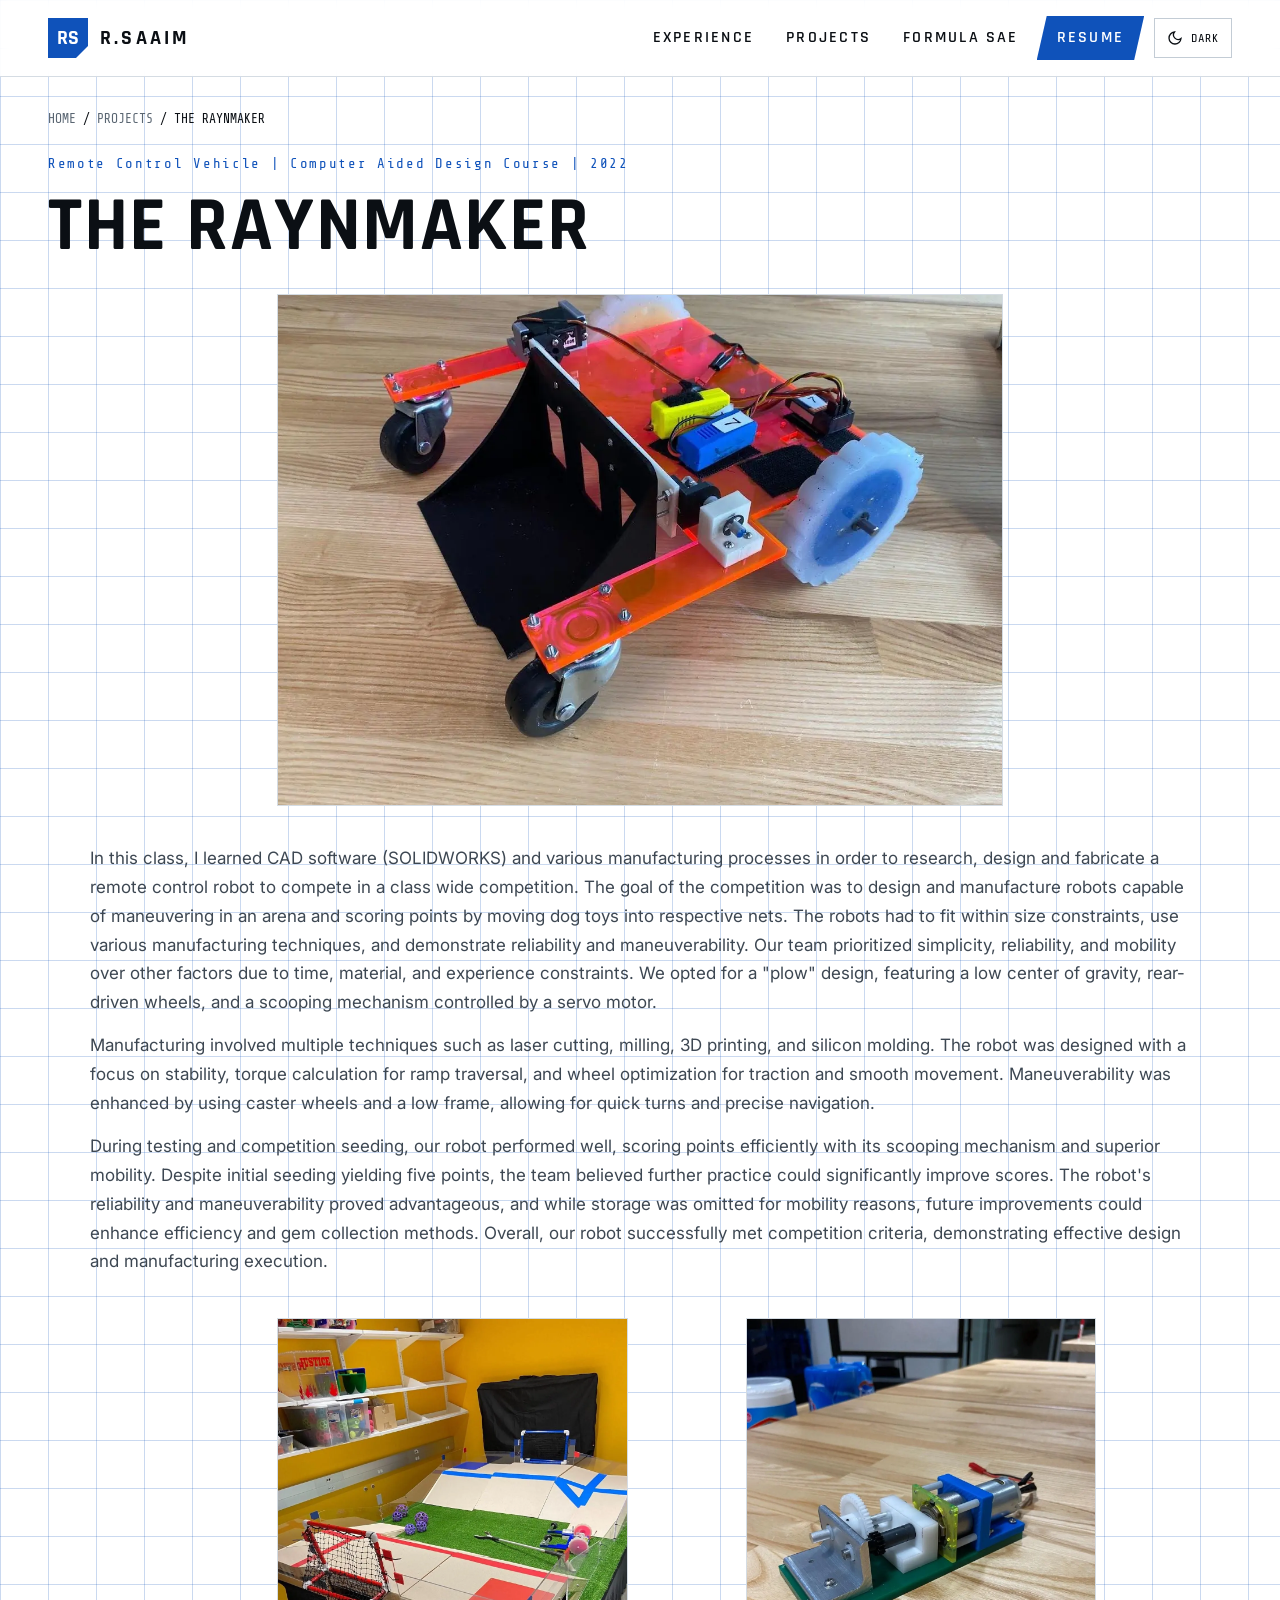
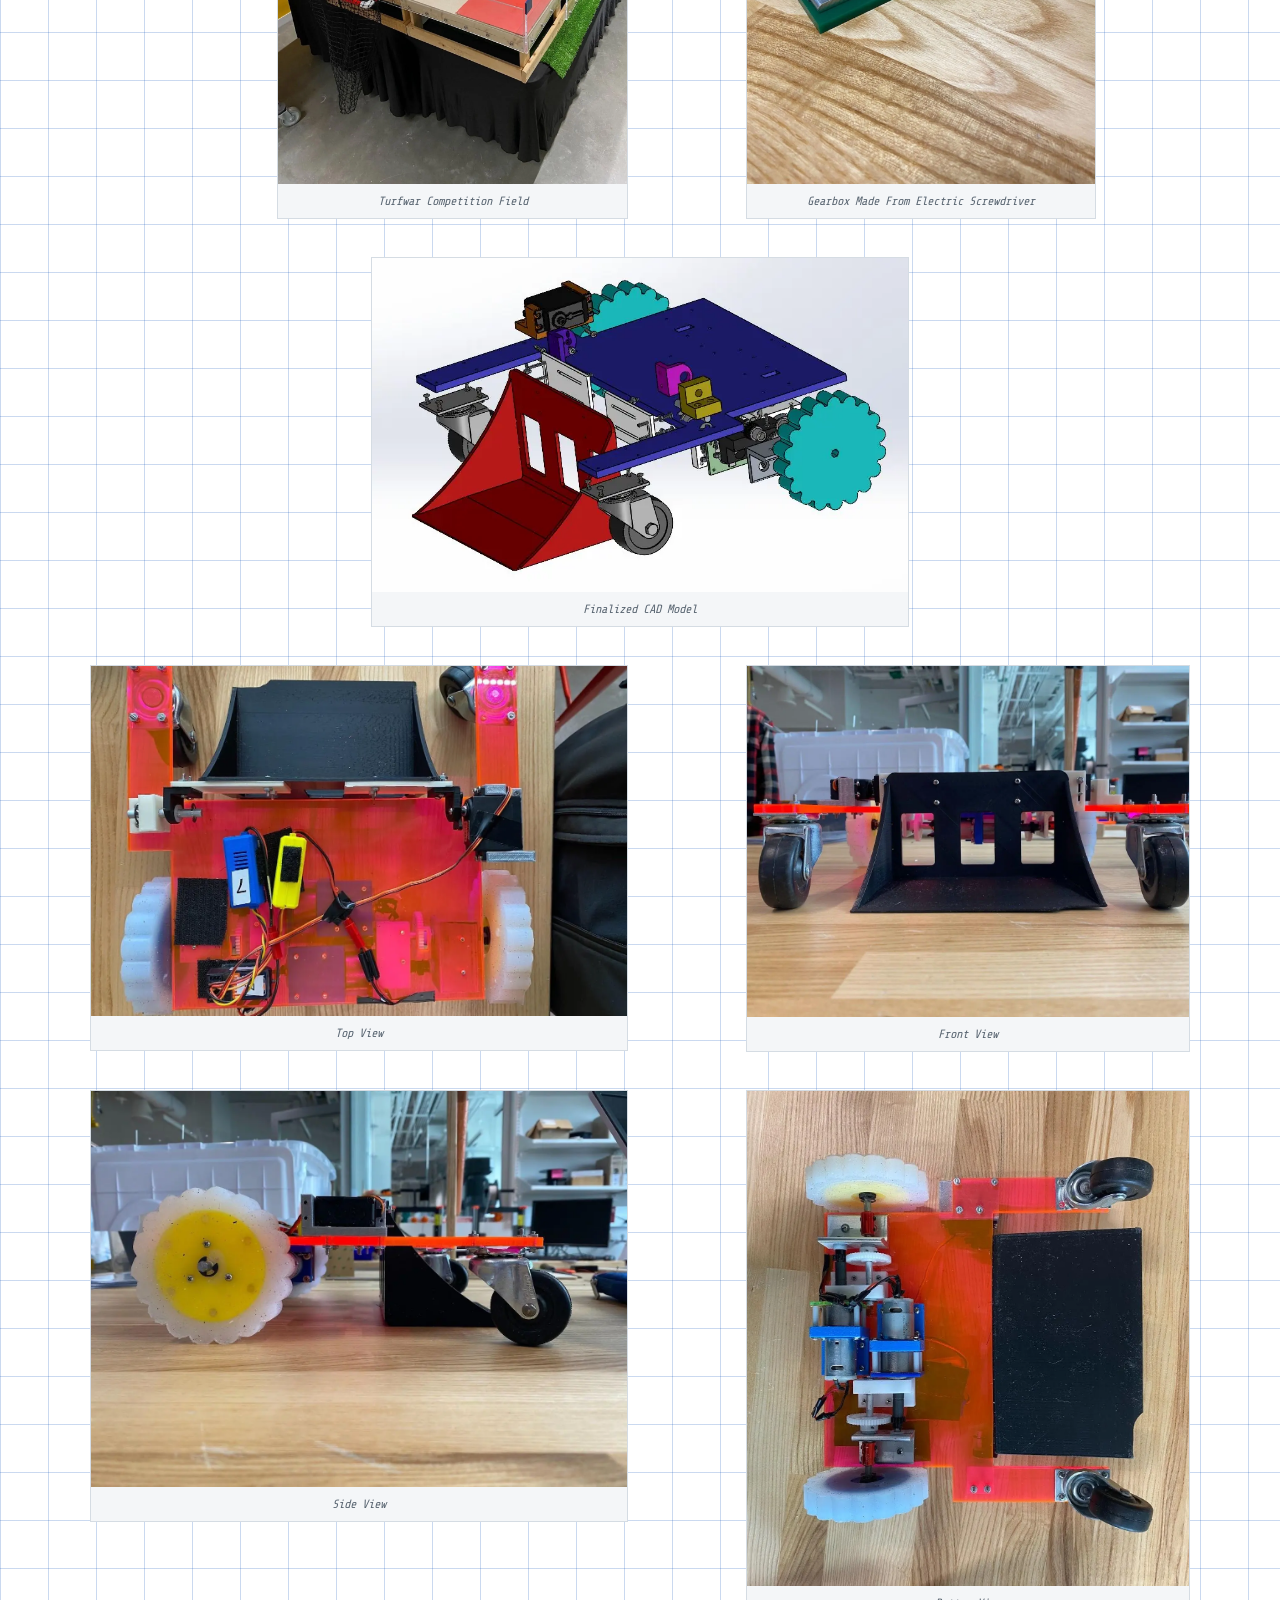
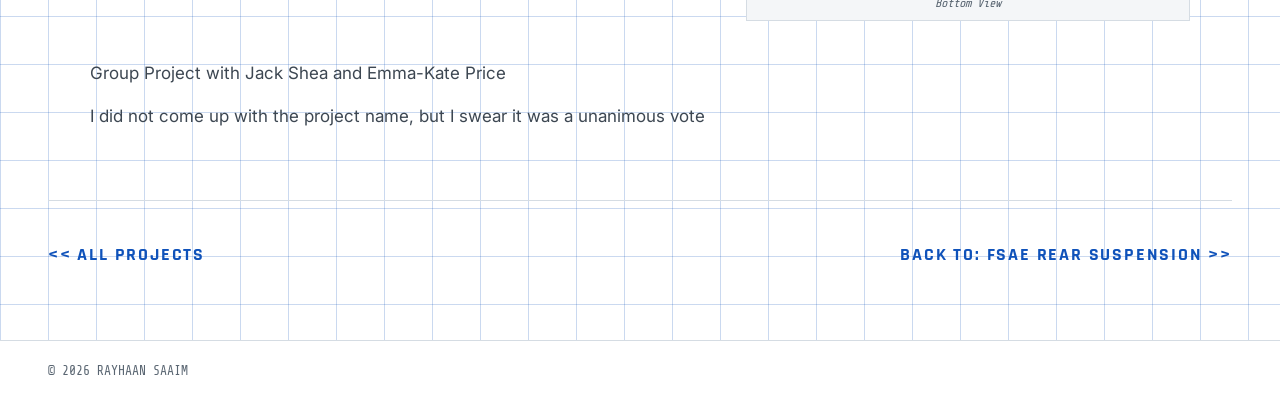
<file: projects/raynmaker.html>
<!doctype html>
<html lang="en" data-theme="light">
<head>
<meta charset="utf-8">
<meta name="viewport" content="width=device-width, initial-scale=1">
<title>The RaynMaker — Rayhaan Saaim</title>
<meta name="description" content="The RaynMaker: a project by Rayhaan Saaim, mechanical engineer.">
<meta property="og:title" content="The RaynMaker — Rayhaan Saaim">
<meta property="og:description" content="The RaynMaker: a project by Rayhaan Saaim, mechanical engineer.">
<meta property="og:image" content="https://rsaaim.github.io/assets/img/hero/01_hero-holding-rear-suspension.webp">
<link rel="icon" href="../assets/favicon.svg" type="image/svg+xml">
<script>try{var t=localStorage.getItem('theme');if(t==='dark'||t==='light')document.documentElement.setAttribute('data-theme',t);}catch(e){}</script>
<script>try{var h=document.documentElement,p=location.pathname;if((p==='/'||p.slice(-11)==='/index.html')&&!matchMedia('(prefers-reduced-motion: reduce)').matches&&!sessionStorage.getItem('booted'))h.classList.add('boot');}catch(e){}</script>
<link rel="preconnect" href="https://fonts.googleapis.com">
<link rel="preconnect" href="https://fonts.gstatic.com" crossorigin>
<link href="https://fonts.googleapis.com/css2?family=Rajdhani:wght@500;600;700&family=Share+Tech+Mono&family=Inter:wght@400;500;600&display=swap" rel="stylesheet">
<link rel="stylesheet" href="../css/style.css">
</head>
<body>
<a class="skip" href="#main">Skip to content</a>
<header class="site-header">
  <a class="brand" href="../index.html"><span class="brand-mark" aria-hidden="true">RS</span><span class="brand-name">R.SAAIM</span></a>
  <nav class="nav" aria-label="Main">
    <a href="../index.html#experience">EXPERIENCE</a>
    <a href="../index.html#projects">PROJECTS</a>
        <a href="../formula-sae.html">FORMULA SAE</a>
    <a class="btn-resume" href="../resume.pdf" target="_blank" rel="noopener">RESUME</a>
    <button class="theme-toggle" type="button" aria-label="Switch to dark mode">DARK</button>
  </nav>
</header>
<main id="main">

  <div class="wrap crumb"><a href="../index.html">HOME</a> / <a href="../index.html#projects">PROJECTS</a> / THE RAYNMAKER</div>
  <section class="wrap proj-hero">
    <p class="eyebrow">Remote Control Vehicle | Computer Aided Design Course | 2022</p>
    <h1>The RaynMaker</h1>
    
  </section>
  <article class="wrap layout" style="padding-bottom:24px">
<div class="lrow"><div class="lcol" style="grid-column:3 / span 8"><figure class="lfig"><a href="../assets/img/site/raynmaker/raynmaker_01.webp"><img src="../assets/img/site/raynmaker/raynmaker_01.webp" alt="The RaynMaker" loading="lazy"></a></figure></div></div>
<div class="lrow"><div class="lcol" style="grid-column:1 / span 12"><p>In this class, I learned CAD software (SOLIDWORKS) and various manufacturing processes in order to research, design and fabricate a remote control robot to compete in a class wide competition. The goal of the competition was to design and manufacture robots capable of maneuvering in an arena and scoring points by moving dog toys into respective nets. The robots had to fit within size constraints, use various manufacturing techniques, and demonstrate reliability and maneuverability. Our team prioritized simplicity, reliability, and mobility over other factors due to time, material, and experience constraints. We opted for a "plow" design, featuring a low center of gravity, rear-driven wheels, and a scooping mechanism controlled by a servo motor.</p><p>Manufacturing involved multiple techniques such as laser cutting, milling, 3D printing, and silicon molding. The robot was designed with a focus on stability, torque calculation for ramp traversal, and wheel optimization for traction and smooth movement. Maneuverability was enhanced by using caster wheels and a low frame, allowing for quick turns and precise navigation.</p><p>During testing and competition seeding, our robot performed well, scoring points efficiently with its scooping mechanism and superior mobility. Despite initial seeding yielding five points, the team believed further practice could significantly improve scores. The robot's reliability and maneuverability proved advantageous, and while storage was omitted for mobility reasons, future improvements could enhance efficiency and gem collection methods. Overall, our robot successfully met competition criteria, demonstrating effective design and manufacturing execution.</p></div></div>
<div class="lrow"><div class="lcol" style="grid-column:3 / span 4"><figure class="lfig"><a href="../assets/img/site/raynmaker/raynmaker_02_turfwar-competition-field.webp"><img src="../assets/img/site/raynmaker/raynmaker_02_turfwar-competition-field.webp" alt="Turfwar Competition Field" loading="lazy"></a><figcaption><em>Turfwar Competition Field</em></figcaption></figure></div><div class="lcol" style="grid-column:8 / span 4"><figure class="lfig"><a href="../assets/img/site/raynmaker/raynmaker_03_gearbox-made-from-electric-screwdriver.webp"><img src="../assets/img/site/raynmaker/raynmaker_03_gearbox-made-from-electric-screwdriver.webp" alt="Gearbox Made From Electric Screwdriver" loading="lazy"></a><figcaption><em>Gearbox Made From Electric Screwdriver</em></figcaption></figure></div></div>
<div class="lrow"><div class="lcol" style="grid-column:4 / span 6"><figure class="lfig"><a href="../assets/img/site/raynmaker/raynmaker_04_finalized-cad-model.webp"><img src="../assets/img/site/raynmaker/raynmaker_04_finalized-cad-model.webp" alt="Finalized CAD Model" loading="lazy"></a><figcaption><em>Finalized CAD Model</em></figcaption></figure></div></div>
<div class="lrow"><div class="lcol" style="grid-column:1 / span 6"><figure class="lfig"><a href="../assets/img/site/raynmaker/raynmaker_05_top-view.webp"><img src="../assets/img/site/raynmaker/raynmaker_05_top-view.webp" alt="Top View" loading="lazy"></a><figcaption><em>Top View</em></figcaption></figure></div><div class="lcol" style="grid-column:8 / span 5"><figure class="lfig"><a href="../assets/img/site/raynmaker/raynmaker_06_front-view.webp"><img src="../assets/img/site/raynmaker/raynmaker_06_front-view.webp" alt="Front View" loading="lazy"></a><figcaption><em>Front View</em></figcaption></figure></div></div>
<div class="lrow"><div class="lcol" style="grid-column:1 / span 6"><figure class="lfig"><a href="../assets/img/site/raynmaker/raynmaker_07_side-view.webp"><img src="../assets/img/site/raynmaker/raynmaker_07_side-view.webp" alt="Side View" loading="lazy"></a><figcaption><em>Side View</em></figcaption></figure></div><div class="lcol" style="grid-column:8 / span 5"><figure class="lfig"><a href="../assets/img/site/raynmaker/raynmaker_08_bottom-view.webp"><img src="../assets/img/site/raynmaker/raynmaker_08_bottom-view.webp" alt="Bottom View" loading="lazy"></a><figcaption><em>Bottom View</em></figcaption></figure></div></div>
<div class="lrow"><div class="lcol" style="grid-column:1 / span 12"><p>Group Project with Jack Shea and Emma-Kate Price</p><p>I did not come up with the project name, but I swear it was a unanimous vote</p></div></div>
    <div class="next-proj"><a href="../index.html#projects">&lt;&lt; ALL PROJECTS</a><a href="fsae-suspension.html">BACK TO: FSAE REAR SUSPENSION &gt;&gt;</a></div>
  </article>
</main>
<footer class="site-footer"><span>© 2026 RAYHAAN SAAIM</span></footer>
<script src="../js/site.js"></script>
</body>
</html>
</file>
<file: css/style.css>
/* Rayhaan Saaim portfolio — light (sapphire) and dark (graphite/cyan) themes */
:root {
  --bg: #FFFFFF;
  --grid: rgba(15, 82, 186, 0.22);
  --panel: #F4F6F8;
  --panel-2: #EAEEF2;
  --line: #D5DCE3;
  --line-2: #C3CCD5;
  --text: #0B0F14;
  --text-2: #3D4752;
  --muted: #5A6672;
  --accent: #0F52BA;
  --accent-hover: #0B3D8C;
  --on-accent: #FFFFFF;
  --header-bg: rgba(255, 255, 255, 0.88);
  --caption-accent: #8CB8FF;
  --ok: #1F9D55;
  --cut: 22px;
  --display: "Rajdhani", "Arial Narrow", sans-serif;
  --mono: "Share Tech Mono", ui-monospace, monospace;
  --body: "Inter", system-ui, -apple-system, sans-serif;
  color-scheme: light;
}
[data-theme="dark"] {
  --bg: #0B0F14;
  --grid: rgba(255, 255, 255, 0.04);
  --panel: #121821;
  --panel-2: #0E141A;
  --line: #1E2630;
  --line-2: #26303B;
  --text: #E6EBF0;
  --text-2: #B8C2CC;
  --muted: #9AA6B2;
  --accent: #5FD4E8;
  --accent-hover: #A6ECF7;
  --on-accent: #0B0F14;
  --header-bg: rgba(11, 15, 20, 0.92);
  --caption-accent: #5FD4E8;
  --ok: #3DDC84;
  color-scheme: dark;
}

* { box-sizing: border-box; }
html { scroll-behavior: smooth; }
body {
  margin: 0;
  font-family: var(--body);
  color: var(--text);
  background-color: var(--bg);
  background-image:
    linear-gradient(var(--grid) 1px, transparent 1px),
    linear-gradient(90deg, var(--grid) 1px, transparent 1px);
  background-size: 48px 48px;
  line-height: 1.5;
  transition: background-color .25s, color .25s;
}
img { max-width: 100%; display: block; }
a { color: var(--accent); }
a:hover { color: var(--accent-hover); }
:focus-visible { outline: 2px solid var(--accent); outline-offset: 3px; }
.wrap { max-width: 1344px; margin: 0 auto; padding-left: 48px; padding-right: 48px; }
.mono { font-family: var(--mono); }
.skip { position: absolute; left: -9999px; }
.skip:focus { left: 16px; top: 16px; z-index: 100; background: var(--accent); color: var(--on-accent); padding: 10px 14px; }

/* Header */
.site-header {
  position: sticky; top: 0; z-index: 50;
  display: flex; flex-wrap: wrap; justify-content: space-between; align-items: center; gap: 12px;
  padding: 16px 48px; border-bottom: 1px solid var(--line);
  background: var(--header-bg); backdrop-filter: blur(6px);
}
.brand { display: flex; align-items: center; gap: 12px; text-decoration: none; color: var(--text); }
.brand-mark {
  display: inline-flex; align-items: center; justify-content: center; width: 40px; height: 40px;
  background: var(--accent); color: var(--on-accent); font-family: var(--display); font-weight: 700; font-size: 20px;
  clip-path: polygon(0 0, 100% 0, 100% 70%, 70% 100%, 0 100%);
}
.brand-name { font-family: var(--display); font-weight: 700; font-size: 20px; letter-spacing: .16em; }
.nav { display: flex; flex-wrap: wrap; align-items: center; gap: 4px; font-family: var(--display); font-weight: 600; font-size: 16px; letter-spacing: .14em; }
.nav a { padding: 10px 14px; color: var(--text); text-decoration: none; }
.nav a:hover { color: var(--accent); }
.nav .btn-resume { color: var(--on-accent); background: var(--accent); clip-path: polygon(10px 0, 100% 0, calc(100% - 10px) 100%, 0 100%); padding: 10px 20px; }
.nav .btn-resume:hover { color: var(--on-accent); background: var(--accent-hover); }
.theme-toggle {
  display: inline-flex; align-items: center; gap: 8px; min-height: 40px; padding: 0 12px; margin-left: 6px;
  background: transparent; border: 1px solid var(--line-2); color: var(--text); cursor: pointer;
  font-family: var(--mono); font-size: 12px; letter-spacing: .08em;
}
.theme-toggle:hover { border-color: var(--accent); color: var(--accent); }
.theme-toggle svg { width: 16px; height: 16px; }

/* Hero */
.hero { display: grid; grid-template-columns: repeat(auto-fit, minmax(min(100%, 500px), 1fr)); gap: 56px; align-items: center; padding-top: 72px; padding-bottom: 56px; }
.hero-copy { display: flex; flex-direction: column; gap: 22px; }
.eyebrow { margin: 0; font-family: var(--mono); font-size: 14px; letter-spacing: .12em; color: var(--accent); }
.hero h1 { margin: 0; font-family: var(--display); font-weight: 700; font-size: clamp(52px, 9vw, 112px); line-height: .86; letter-spacing: .02em; text-transform: uppercase; }
.readout { display: flex; flex-wrap: wrap; font-family: var(--mono); font-size: 14px; border: 1px solid var(--line); align-self: flex-start; background: var(--bg); }
.readout span { padding: 10px 14px; border-right: 1px solid var(--line); }
.readout span:last-child { border-right: 0; }
.readout .k { color: var(--muted); }
.lede { margin: 0; font-size: 18px; line-height: 1.6; color: var(--text-2); max-width: 560px; }
.status { margin: 0; display: flex; align-items: center; gap: 10px; font-family: var(--mono); font-size: 14px; }
.status::before { content: ""; width: 10px; height: 10px; background: var(--ok); animation: blink 2.4s infinite; }
@keyframes blink { 50% { opacity: .35; } }

.bracket-frame { position: relative; margin: 0; padding: 14px; }
.bracket-frame::before, .bracket-frame::after, .bracket-frame .br-b::before, .bracket-frame .br-b::after {
  content: ""; position: absolute; width: 36px; height: 36px; border-color: var(--accent); border-style: solid;
}
.bracket-frame::before { top: 0; left: 0; border-width: 2px 0 0 2px; }
.bracket-frame::after { top: 0; right: 0; border-width: 2px 2px 0 0; }
.bracket-frame .br-b::before { bottom: 0; left: 0; border-width: 0 0 2px 2px; }
.bracket-frame .br-b::after { bottom: 0; right: 0; border-width: 0 2px 2px 0; }
.bracket-frame img { width: 100%; height: 560px; object-fit: cover; object-position: center 28%; }
.img-caption {
  position: absolute; left: 14px; right: 14px; bottom: 14px; display: flex; justify-content: space-between; gap: 12px;
  padding: 10px 14px; background: rgba(11, 15, 20, .85); font-family: var(--mono); font-size: 13px; color: #FFFFFF;
}
.img-caption .acc { color: var(--caption-accent); }

/* Skills bar */
.skills { display: flex; flex-wrap: wrap; align-items: center; gap: 10px; padding: 18px 20px; background: var(--panel); border-left: 3px solid var(--accent); }
.skills h2 { margin: 0 8px 0 0; font-family: var(--display); font-weight: 700; font-size: 16px; letter-spacing: .16em; color: var(--accent); }
.chip { padding: 6px 12px; border: 1px solid var(--line-2); font-family: var(--mono); font-size: 13px; background: var(--bg); }

/* Section heads */
.section { padding-top: 72px; padding-bottom: 24px; }
.section-head { display: flex; align-items: baseline; gap: 16px; margin-bottom: 28px; }
.section-head .num { font-family: var(--mono); color: var(--accent); font-size: 15px; }
.section-head h2 { margin: 0; font-family: var(--display); font-weight: 700; font-size: 44px; letter-spacing: .08em; text-transform: uppercase; }
.section-head .rule { flex: 1; height: 1px; background: var(--line); }

/* Experience cards (chamfered) */
.xp-list { display: flex; flex-direction: column; gap: 16px; }
.chamfer { clip-path: polygon(0 0, calc(100% - var(--cut)) 0, 100% var(--cut), 100% 100%, var(--cut) 100%, 0 calc(100% - var(--cut))); }
.xp { display: block; text-decoration: none; color: var(--text); background: var(--line-2); padding: 1px; transition: background .2s, transform .2s; }
.xp:hover { background: var(--accent); color: var(--text); transform: translateX(4px); }
.xp-inner { display: grid; grid-template-columns: 300px minmax(0, 1fr); background: var(--panel); }
.xp-inner > img, .xp-nda { width: 100%; height: 100%; min-height: 220px; object-fit: cover; }
.xp-nda { display: flex; flex-direction: column; justify-content: center; gap: 10px; padding: 24px; background: var(--panel-2); font-family: var(--mono); font-size: 13px; color: var(--muted); }
.xp-nda .tag { color: var(--accent); }
.xp-nda .bar { height: 12px; background: var(--line); }
.xp-body { padding: 26px 28px; display: flex; flex-direction: column; gap: 10px; }
.meta { display: flex; flex-wrap: wrap; justify-content: space-between; gap: 8px; font-family: var(--mono); font-size: 13px; color: var(--muted); }
.meta .acc { color: var(--accent); }
.xp h3, .card h3 { margin: 0; font-family: var(--display); font-weight: 700; letter-spacing: .04em; text-transform: uppercase; }
.xp h3 { font-size: 30px; }
.xp p, .card p { margin: 0; font-size: 16px; line-height: 1.55; color: var(--text-2); }
.more { font-family: var(--display); font-weight: 700; letter-spacing: .14em; color: var(--accent); }

/* Project cards */
.cards { display: grid; grid-template-columns: repeat(auto-fit, minmax(min(100%, 380px), 1fr)); gap: 16px; }
.card { display: flex; flex-direction: column; text-decoration: none; color: var(--text); background: var(--panel); border-top: 3px solid var(--accent); transition: transform .2s, box-shadow .2s; }
.card:hover { color: var(--text); transform: translateY(-4px); box-shadow: 0 10px 0 -6px var(--accent); }
.card img { width: 100%; height: 240px; object-fit: cover; }
.card img.contain { object-fit: contain; background: #FFFFFF; }
.card-body { padding: 20px 22px; display: flex; flex-direction: column; gap: 8px; }
.card h3 { font-size: 26px; }
.tag-line { font-family: var(--mono); font-size: 12px; color: var(--accent); }

/* About + contact */
.about { display: grid; grid-template-columns: repeat(auto-fit, minmax(min(100%, 420px), 1fr)); gap: 40px; padding-top: 72px; padding-bottom: 40px; }
.about p { margin: 0; font-size: 17px; line-height: 1.65; color: var(--text-2); }
.contact-box { background: var(--panel); border: 1px solid var(--line); padding: 28px; display: flex; flex-direction: column; gap: 14px; font-family: var(--mono); font-size: 15px; }
.contact-box .h { color: var(--accent); }
.contact-box a { color: var(--text); text-decoration: none; }
.contact-box a:hover { color: var(--accent); }
.site-footer { border-top: 1px solid var(--line); padding: 20px 48px; display: flex; flex-wrap: wrap; justify-content: space-between; gap: 12px; font-family: var(--mono); font-size: 13px; color: var(--muted); background: var(--bg); margin-top: 40px; }

/* Project detail pages */
.crumb { font-family: var(--mono); font-size: 13px; padding-top: 32px; }
.crumb a { color: var(--muted); text-decoration: none; }
.crumb a:hover { color: var(--accent); }
.proj-hero { padding-top: 24px; padding-bottom: 32px; display: flex; flex-direction: column; gap: 18px; }
.proj-hero h1 { margin: 0; font-family: var(--display); font-weight: 700; font-size: clamp(34px, 6vw, 80px); overflow-wrap: anywhere; line-height: .92; text-transform: uppercase; letter-spacing: .02em; }
.proj-hero .lede { max-width: 820px; }
.specs { display: grid; grid-template-columns: repeat(auto-fit, minmax(200px, 1fr)); border: 1px solid var(--line); background: var(--panel); }
.specs div { padding: 18px 20px; border-right: 1px solid var(--line); }
.specs div:last-child { border-right: 0; }
.specs .k { margin: 0 0 4px; font-family: var(--mono); font-size: 12px; color: var(--muted); }
.specs .v { margin: 0; font-family: var(--display); font-weight: 700; font-size: 28px; color: var(--accent); }
.prose { max-width: 820px; }
.prose h2 { font-family: var(--display); font-weight: 700; font-size: 32px; letter-spacing: .06em; text-transform: uppercase; margin: 48px 0 12px; }
.prose h2::before { content: "// "; color: var(--accent); font-family: var(--mono); font-size: 22px; }
.prose p, .prose li { font-size: 17px; line-height: 1.7; color: var(--text-2); }
.prose strong { color: var(--text); }
.gallery { display: grid; grid-template-columns: repeat(auto-fill, minmax(min(100%, 300px), 1fr)); gap: 16px; margin: 24px 0 8px; }
.gallery.wide { grid-template-columns: repeat(auto-fill, minmax(min(100%, 420px), 1fr)); }
.gallery figure { margin: 0; background: var(--panel); border: 1px solid var(--line); }
.gallery a { display: block; }
.gallery img { width: 100%; height: 260px; object-fit: cover; }
.gallery img.contain { object-fit: contain; background: #FFFFFF; }
.gallery figcaption { padding: 10px 12px; font-family: var(--mono); font-size: 12px; color: var(--muted); }
.nda-panel { border: 1px dashed var(--line-2); background: var(--panel-2); padding: 28px; font-family: var(--mono); font-size: 14px; color: var(--muted); display: flex; flex-direction: column; gap: 10px; margin: 24px 0; max-width: 820px; }
.nda-panel .tag { color: var(--accent); }
.next-proj { display: flex; flex-wrap: wrap; justify-content: space-between; gap: 16px; padding: 40px 0 8px; border-top: 1px solid var(--line); margin-top: 56px; font-family: var(--display); font-weight: 700; letter-spacing: .1em; font-size: 18px; }
.next-proj a { text-decoration: none; }

/* Reveal on scroll */
.reveal { opacity: 0; transform: translateY(16px); transition: opacity .6s ease, transform .6s ease; }
.reveal.in { opacity: 1; transform: none; }
@media (prefers-reduced-motion: reduce) {
  .reveal { opacity: 1; transform: none; transition: none; }
  .status::before { animation: none; }
  html { scroll-behavior: auto; }
}

/* Small screens */
@media (max-width: 760px) {
  .wrap { padding-left: 20px; padding-right: 20px; }
  .site-header { padding: 12px 20px 6px; position: relative; }
  .nav { flex-wrap: nowrap; width: 100%; justify-content: space-between; gap: 0; font-size: 11.5px; letter-spacing: .05em; }
  .nav a { padding: 12px 4px; white-space: nowrap; }
  .nav a:first-child { padding-left: 0; }
  .nav .btn-resume { padding: 10px 14px; }
  .theme-toggle { position: absolute; top: 12px; right: 20px; margin: 0; }
  .section-head h2 { font-size: 26px; }
  .xp-inner { grid-template-columns: 1fr; }
  .xp-inner > img, .xp-nda { height: 200px; min-height: 0; }
  .bracket-frame img { height: 420px; }
  .site-footer { padding: 20px; }
}
.card-nda { height: 240px; display: flex; flex-direction: column; justify-content: center; align-items: center; gap: 8px; background: var(--panel-2); font-family: var(--mono); font-size: 13px; color: var(--muted); }
.card-nda .tag { color: var(--accent); }
.prose.original { max-width: none; }
.prose.original > :not(.gallery) { max-width: 820px; }
.prose.original h3 { font-family: var(--display); font-weight: 700; font-size: 24px; letter-spacing: .04em; text-transform: uppercase; margin: 32px 0 8px; color: var(--accent); }
.prose ul ul { margin-top: 4px; }
.gallery img.contain { background: var(--panel-2); }

/* Layout pages: mirrors the original 12-column Google Sites grid */
.layout .lrow { display: grid; grid-template-columns: repeat(12, minmax(0, 1fr)); gap: 24px; margin: 0 auto 28px; max-width: 1100px; align-items: start; }
.layout .lcol > *:first-child { margin-top: 0; }
.layout p, .layout li { font-size: 17px; line-height: 1.7; color: var(--text-2); }
.layout p { margin: 0 0 14px; }
.layout ul { margin: 0 0 14px; padding-left: 22px; }
.layout ul ul { margin: 4px 0 4px; }
.layout h2 { font-family: var(--display); font-weight: 700; font-size: 32px; letter-spacing: .06em; text-transform: uppercase; margin: 24px 0 12px; }
.layout h2::before { content: "// "; color: var(--accent); font-family: var(--mono); font-size: 22px; }
.layout h3 { font-family: var(--display); font-weight: 700; font-size: 24px; letter-spacing: .04em; text-transform: uppercase; margin: 16px 0 8px; color: var(--accent); }
.layout .center { text-align: center; }
.layout .roster { margin: 0 0 4px; font-family: var(--mono); font-size: 15px; }
.lfig { margin: 0 0 10px; background: var(--panel); border: 1px solid var(--line); }
.lfig img { width: 100%; height: auto; }
.lfig figcaption { padding: 8px 12px; font-family: var(--mono); font-size: 12px; color: var(--muted); text-align: center; }
.video { position: relative; padding-top: 56.25%; background: #000; border: 1px solid var(--line); }
.video iframe { position: absolute; inset: 0; width: 100%; height: 100%; border: 0; }
@media (max-width: 760px) {
  .layout .lrow { grid-template-columns: minmax(0, 1fr); gap: 12px; }
  .layout .lcol { grid-column: 1 / -1 !important; min-width: 0; }
  .layout h2, .prose h2 { font-size: 24px; overflow-wrap: anywhere; }
  .layout h2::before, .prose h2::before { font-size: 16px; }
}
.nav .btn-fsae { border: 1px solid var(--accent); color: var(--accent); }
.nav .btn-fsae:hover { background: var(--accent); color: var(--on-accent); }
.pic-grid { display: grid; grid-template-columns: repeat(2, minmax(0, 1fr)); gap: 12px; align-items: start; }
.hero .lede { margin: 0; }
.hero-copy { gap: 16px; }
.skills { flex-direction: column; align-items: stretch; gap: 12px; }
.skill-row { display: flex; flex-wrap: wrap; align-items: center; gap: 8px; }
.skill-cat { font-family: var(--display); font-weight: 700; font-size: 16px; letter-spacing: .1em; text-transform: uppercase; min-width: 130px; color: var(--text); }
.xp-logo { display: flex; align-items: center; justify-content: center; min-height: 220px; padding: 24px; }
.xp-inner > .xp-logo img { width: 100%; height: auto; max-height: 180px; object-fit: contain; }
.card img.logo-fit { object-fit: contain; background: #FFFFFF; padding: 30px; }
@media (max-width: 760px) { .xp-logo { min-height: 160px; } }
#contact .contact-box { display: inline-flex; width: auto; max-width: 100%; }
.xp:hover { transform: none; background: var(--line-2); }
.xp-body { justify-content: center; }
.img-caption a.acc { text-decoration: none; }
.img-caption a.acc:hover { text-decoration: underline; color: #FFFFFF; }
/* hide the text caret on non-editable content (shows when caret browsing is on) */
body { caret-color: transparent; }
input, textarea, [contenteditable="true"] { caret-color: auto; }

/* Footer styled as an engineering-drawing title block */
.title-block { margin-top: 56px; padding: 0 48px 40px; background: transparent; }
.tb { max-width: 1344px; margin: 0 auto; display: grid; grid-template-columns: 2fr repeat(3, minmax(0, 1fr)); border: 2px solid var(--text); background: var(--bg); font-family: var(--mono); }
.tb-cell { display: flex; flex-direction: column; gap: 4px; padding: 10px 14px; border-right: 1px solid var(--text); border-bottom: 1px solid var(--text); min-width: 0; }
.tb-cell:nth-child(4n) { border-right: 0; }
.tb-cell:nth-last-child(-n+2) { border-bottom: 0; }
.tb-wide { grid-column: span 3; }
.tb-cell:last-child { border-right: 0; }
.tb-k { font-size: 10px; letter-spacing: .12em; color: var(--muted); }
.tb-v { font-size: 13px; color: var(--text); text-decoration: none; overflow-wrap: anywhere; }
a.tb-v:hover { color: var(--accent); }
.tb-title .tb-v { font-family: var(--display); font-weight: 700; font-size: 20px; letter-spacing: .08em; }
@media (max-width: 760px) {
  .title-block { padding: 0 20px 24px; }
  .tb { grid-template-columns: 1fr 1fr; }
  .tb-title, .tb-wide { grid-column: span 2; }
  .tb-cell { border-right: 1px solid var(--text) !important; border-bottom: 1px solid var(--text) !important; }
}
/* robust cell borders: 1px gaps over an ink background */
.tb { gap: 1px; background: var(--text); }
.tb-cell, .tb-cell:nth-child(4n), .tb-cell:last-child { border: 0 !important; background: var(--bg); }
@media (max-width: 760px) {
  .tb-cell:nth-child(8), .tb-cell:last-child { grid-column: span 2; }
}

/* ---------- Homepage boot-up animation (first visit per session) ---------- */
@keyframes bootFade { from { opacity: 0; transform: translateY(10px); } to { opacity: 1; transform: none; } }
@keyframes bootIn { from { opacity: 0; } to { opacity: 1; } }
@keyframes bootTL { from { opacity: 0; transform: translate(-28px, -28px); } to { opacity: 1; transform: none; } }
@keyframes bootTR { from { opacity: 0; transform: translate(28px, -28px); } to { opacity: 1; transform: none; } }
@keyframes bootBL { from { opacity: 0; transform: translate(-28px, 28px); } to { opacity: 1; transform: none; } }
@keyframes bootBR { from { opacity: 0; transform: translate(28px, 28px); } to { opacity: 1; transform: none; } }
@keyframes bootScan { from { clip-path: inset(0 0 100% 0); } to { clip-path: inset(0 0 0 0); } }
@keyframes bootShow { to { visibility: visible; } }
@keyframes caretBlink { 50% { opacity: 0; } }

html.boot .hero .eyebrow { animation: bootIn 0.87s ease-out both; }
html.boot .hero h1 { visibility: hidden; animation: bootShow 0.00s 6.52s forwards; }
html.boot .hero .readout { animation: bootIn 0.65s 1.52s both; }
html.boot .hero .readout span { animation: bootFade 0.77s ease-out both; }
html.boot .hero .readout span:nth-child(1) { animation-delay: 1.74s; }
html.boot .hero .readout span:nth-child(2) { animation-delay: 1.92s; }
html.boot .hero .readout span:nth-child(3) { animation-delay: 2.08s; }
html.boot .hero .readout span:nth-child(4) { animation-delay: 2.27s; }
html.boot .hero .lede { animation: bootIn .01s linear both; }
html.boot .hero .lede:nth-of-type(2) { animation-delay: 2.50s; }
html.boot .hero .lede:nth-of-type(3) { animation-delay: 2.76s; }
html.boot .hero .lede:nth-of-type(4) { animation-delay: 3.03s; }
html.boot .hero .lede:nth-of-type(5) { animation-delay: 3.29s; }
html.boot .bracket-frame::before { animation: bootTL 1.30s 0.54s cubic-bezier(.2,.8,.2,1) both; }
html.boot .bracket-frame::after { animation: bootTR 1.30s 0.54s cubic-bezier(.2,.8,.2,1) both; }
html.boot .bracket-frame .br-b::before { animation: bootBL 1.30s 0.54s cubic-bezier(.2,.8,.2,1) both; }
html.boot .bracket-frame .br-b::after { animation: bootBR 1.30s 0.54s cubic-bezier(.2,.8,.2,1) both; }
html.boot .bracket-frame img { animation: bootScan 1.95s 0.98s cubic-bezier(.4,0,.2,1) both; }
html.boot .bracket-frame .img-caption { animation: bootFade 0.87s 2.71s ease-out both; }
.type-caret { position: relative; }
.type-caret::after { content: ''; position: absolute; left: .06em; top: .12em; width: .5em; height: .8em; background: var(--accent); animation: caretBlink .7s steps(1) infinite; }

/* ---------- Photo viewer (lightbox) ---------- */
.lb { position: fixed; inset: 0; z-index: 200; display: none; align-items: center; justify-content: center; background: rgba(6, 9, 13, .92); padding: 56px 72px; }
.lb.open { display: flex; }
.lb figure { margin: 0; display: flex; flex-direction: column; align-items: center; gap: 12px; max-width: 100%; max-height: 100%; }
.lb img { max-width: min(1400px, 100%); max-height: calc(100vh - 160px); object-fit: contain; border: 1px solid #2C3640; background: #0B0F14; }
.lb figcaption { font-family: var(--mono); font-size: 13px; color: #E6EBF0; text-align: center; max-width: 900px; }
.lb .lb-count { position: absolute; top: 18px; left: 24px; font-family: var(--mono); font-size: 12px; color: #9AA6B2; letter-spacing: .1em; }
.lb button { position: absolute; background: transparent; border: 1px solid #3A4654; color: #E6EBF0; font-family: var(--mono); font-size: 20px; width: 48px; height: 48px; cursor: pointer; }
.lb button:hover { border-color: #8CB8FF; color: #8CB8FF; }
.lb .lb-close { top: 12px; right: 16px; }
.lb .lb-prev { left: 12px; top: 50%; transform: translateY(-50%); }
.lb .lb-next { right: 12px; top: 50%; transform: translateY(-50%); }
.lb [hidden] { display: none; }
body.lb-lock { overflow: hidden; }
.lfig a, .gallery a { cursor: zoom-in; }
@media (max-width: 760px) { .lb { padding: 56px 8px; background: rgba(6, 9, 13, .98); } .lb .lb-prev, .lb .lb-next { top: auto; bottom: 12px; transform: none; } }

/* ---------- CAD-style cursor readout ---------- */
.cad-readout { position: fixed; right: 16px; bottom: 16px; z-index: 60; display: none; gap: 14px; padding: 8px 12px; font-family: var(--mono); font-size: 12px; color: var(--text); background: var(--header-bg); border: 1px solid var(--line-2); backdrop-filter: blur(6px); pointer-events: none; font-variant-numeric: tabular-nums; }
.cad-readout b { color: var(--accent); font-weight: 400; }
@media (pointer: fine) and (min-width: 900px) { .cad-readout.on { display: flex; } }
.hero .lede .sc { position: relative; }
.hero .lede .sc.s { color: transparent; }
.hero .lede .sc.s::after { content: attr(data-g); position: absolute; left: 50%; top: 0; transform: translateX(-50%); color: var(--muted); }

/* ---------- Project card hover readout ---------- */
.card-media { position: relative; overflow: hidden; }
.card-spec { position: absolute; left: 0; right: 0; bottom: 0; margin: 0; padding: 14px 18px 12px; list-style: none;
  background: rgba(10, 14, 20, .86); border-top: 1px solid var(--accent); font-family: var(--mono); font-size: 12px; letter-spacing: .06em;
  transform: translateY(100%); transition: transform .28s cubic-bezier(.2,.8,.2,1); }
.card-spec li { display: flex; gap: 12px; padding: 3px 0; opacity: 0; transform: translateX(-6px); transition: opacity .2s, transform .2s; }
.card-spec .k { flex: 0 0 56px; color: #7FA6FF; }
[data-theme="dark"] .card-spec .k { color: var(--accent); }
.card-spec .v { color: #E8EDF4; line-height: 1.45; }
@media (hover: hover) {
  .card:hover .card-spec, .card:focus-visible .card-spec { transform: none; }
  .card:hover .card-spec li, .card:focus-visible .card-spec li { opacity: 1; transform: none; }
  .card:hover .card-spec li:nth-child(1) { transition-delay: .10s; }
  .card:hover .card-spec li:nth-child(2) { transition-delay: .17s; }
  .card:hover .card-spec li:nth-child(3) { transition-delay: .24s; }
}
@media (hover: none) { .card-spec { display: none; } }

.dir-narrow { display: none; }
@media (max-width: 1151px) { .dir-wide { display: none; } .dir-narrow { display: inline; } }
@media (max-width: 370px) {
  .nav { font-size: 10px; letter-spacing: .02em; }
  .nav .btn-resume { padding: 9px 10px; }
  .wrap, .site-header { padding-left: 16px; padding-right: 16px; }
}
@media (max-width: 400px) { .hero h1 { font-size: 17vw; } .proj-hero h1 { font-size: 10.5vw; } }
</file>
